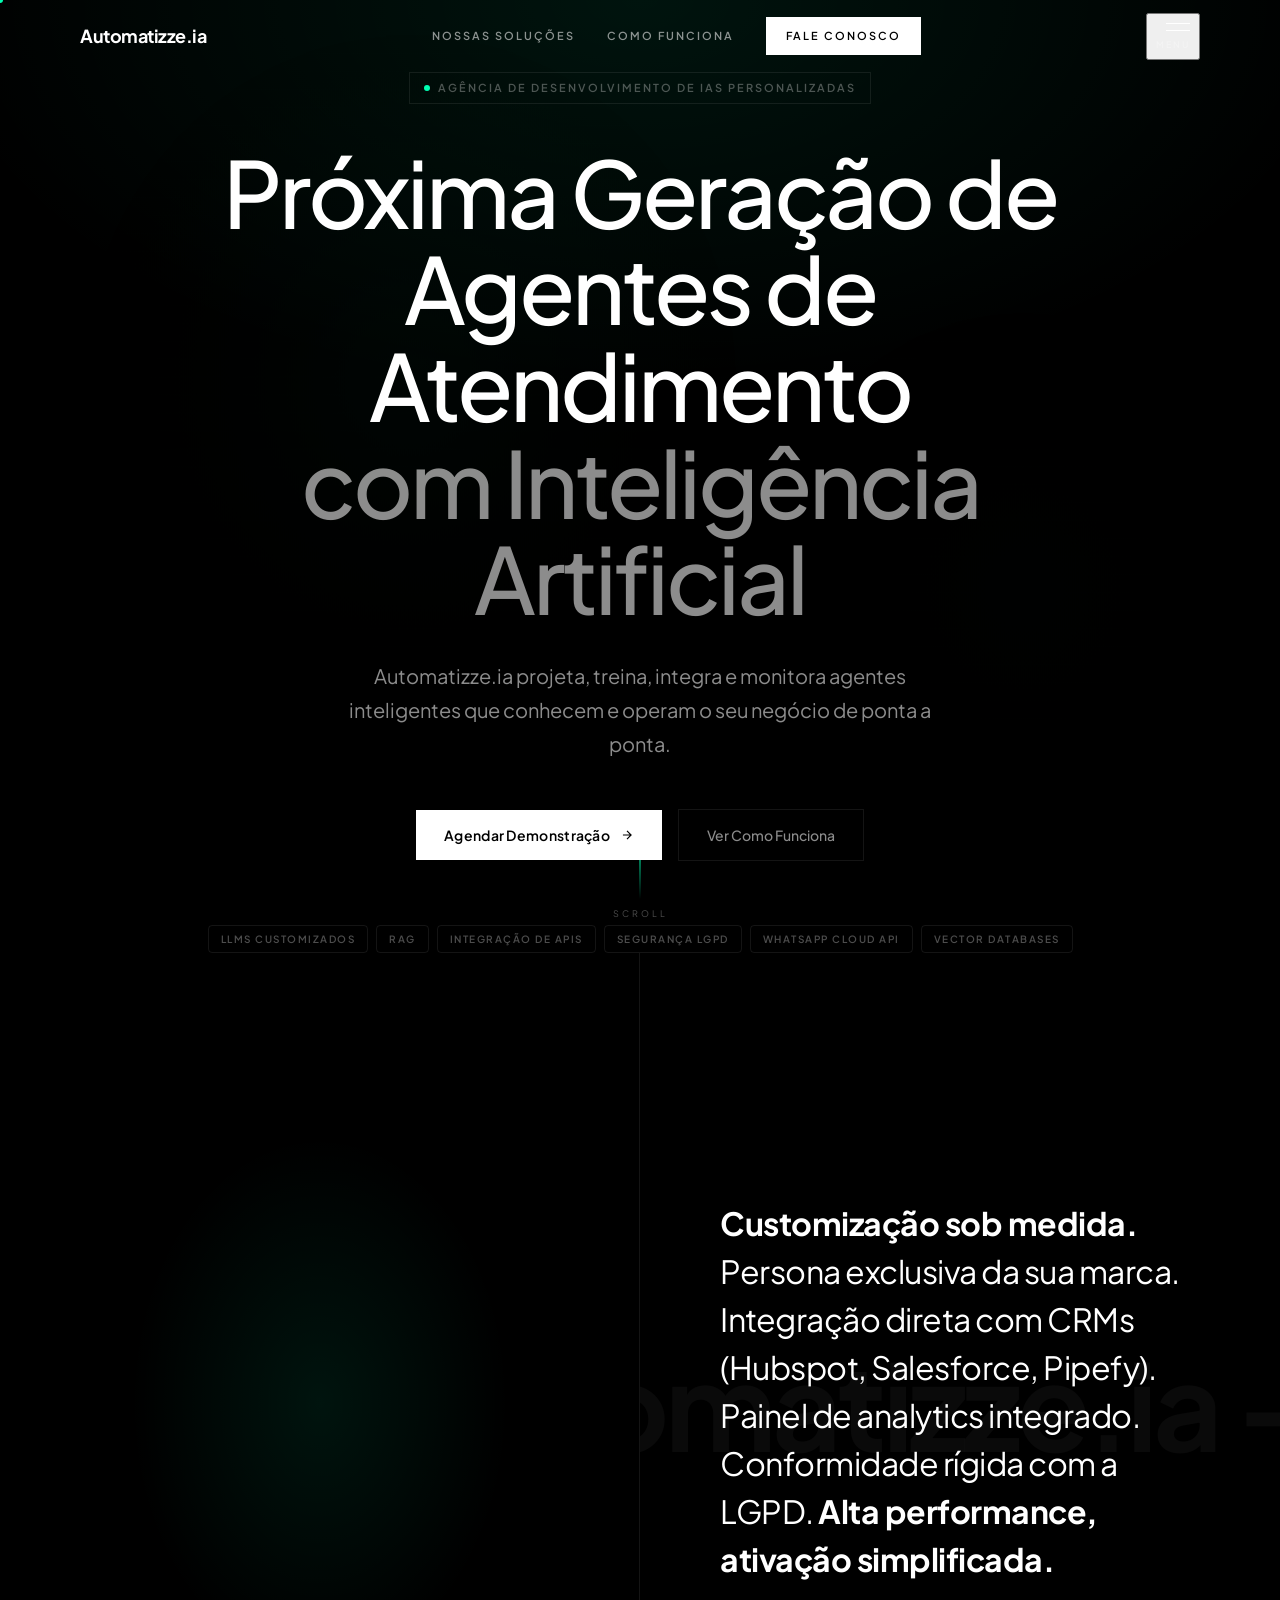
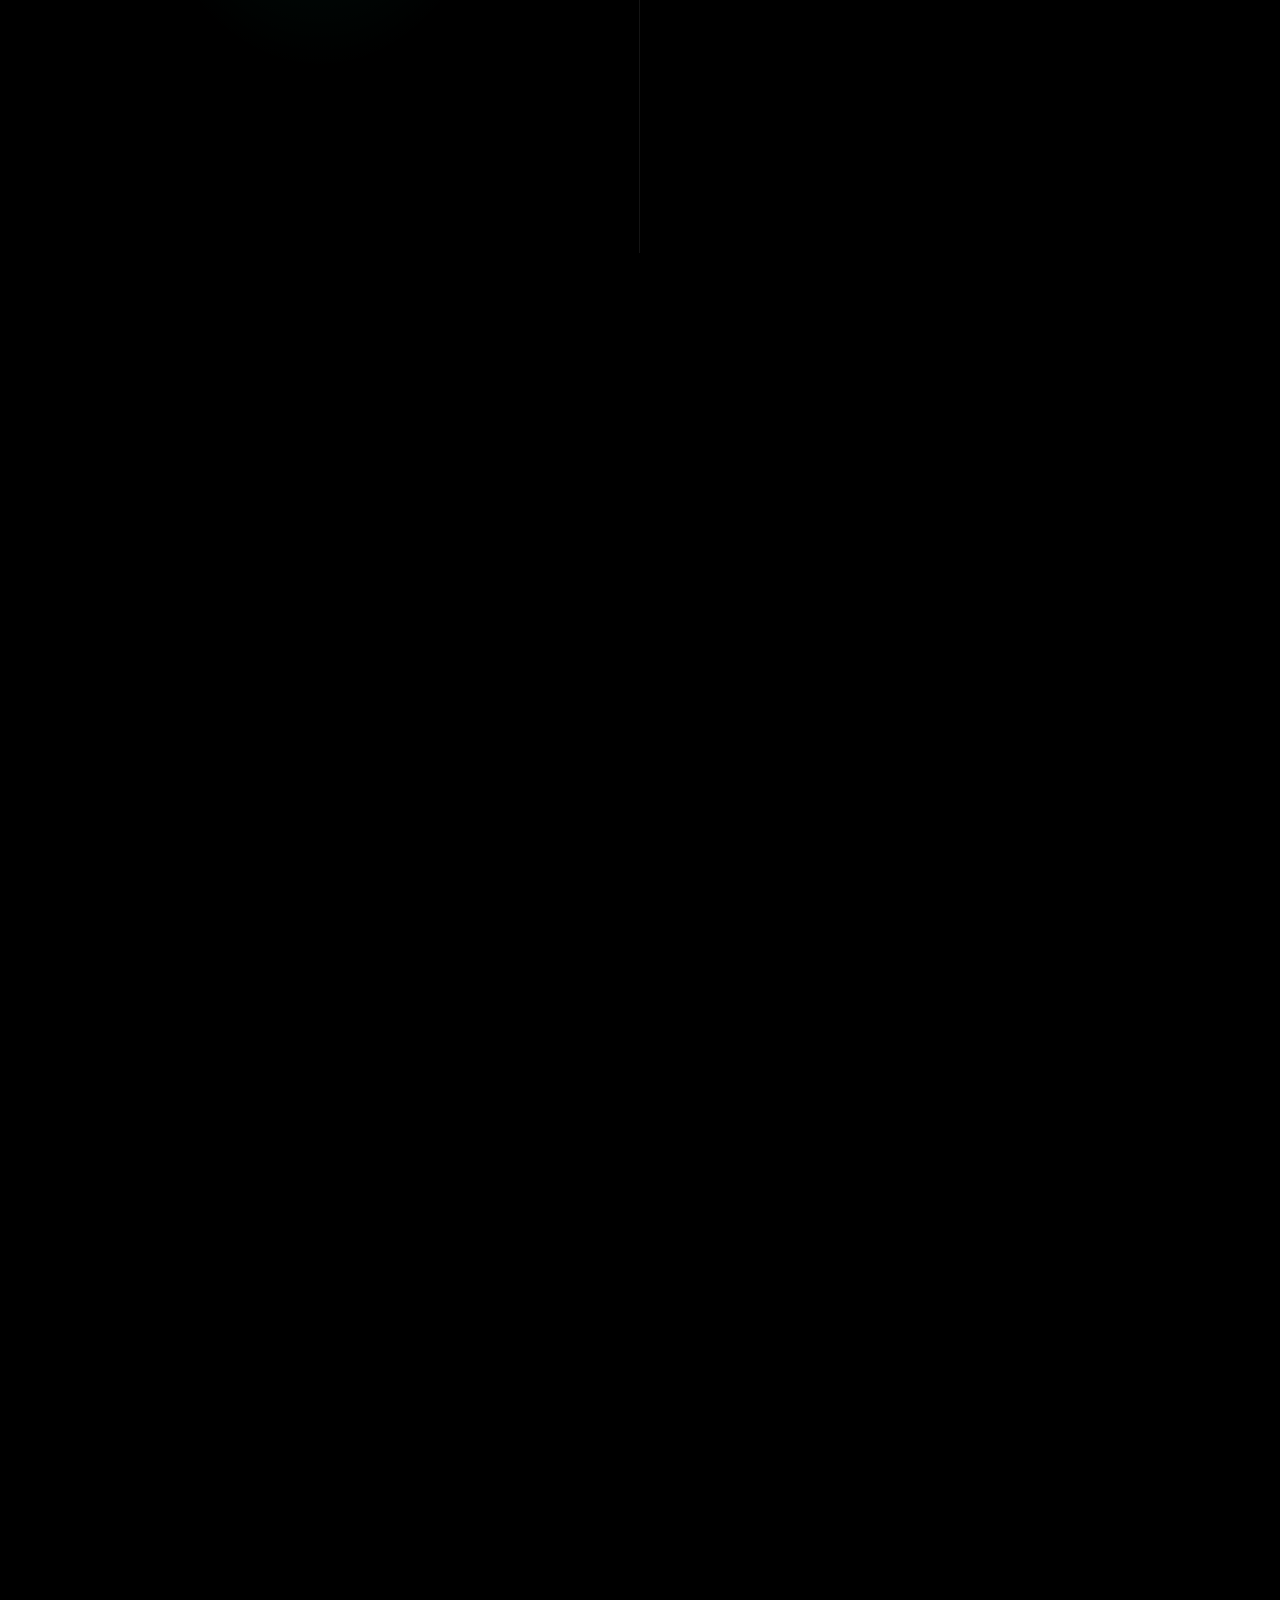
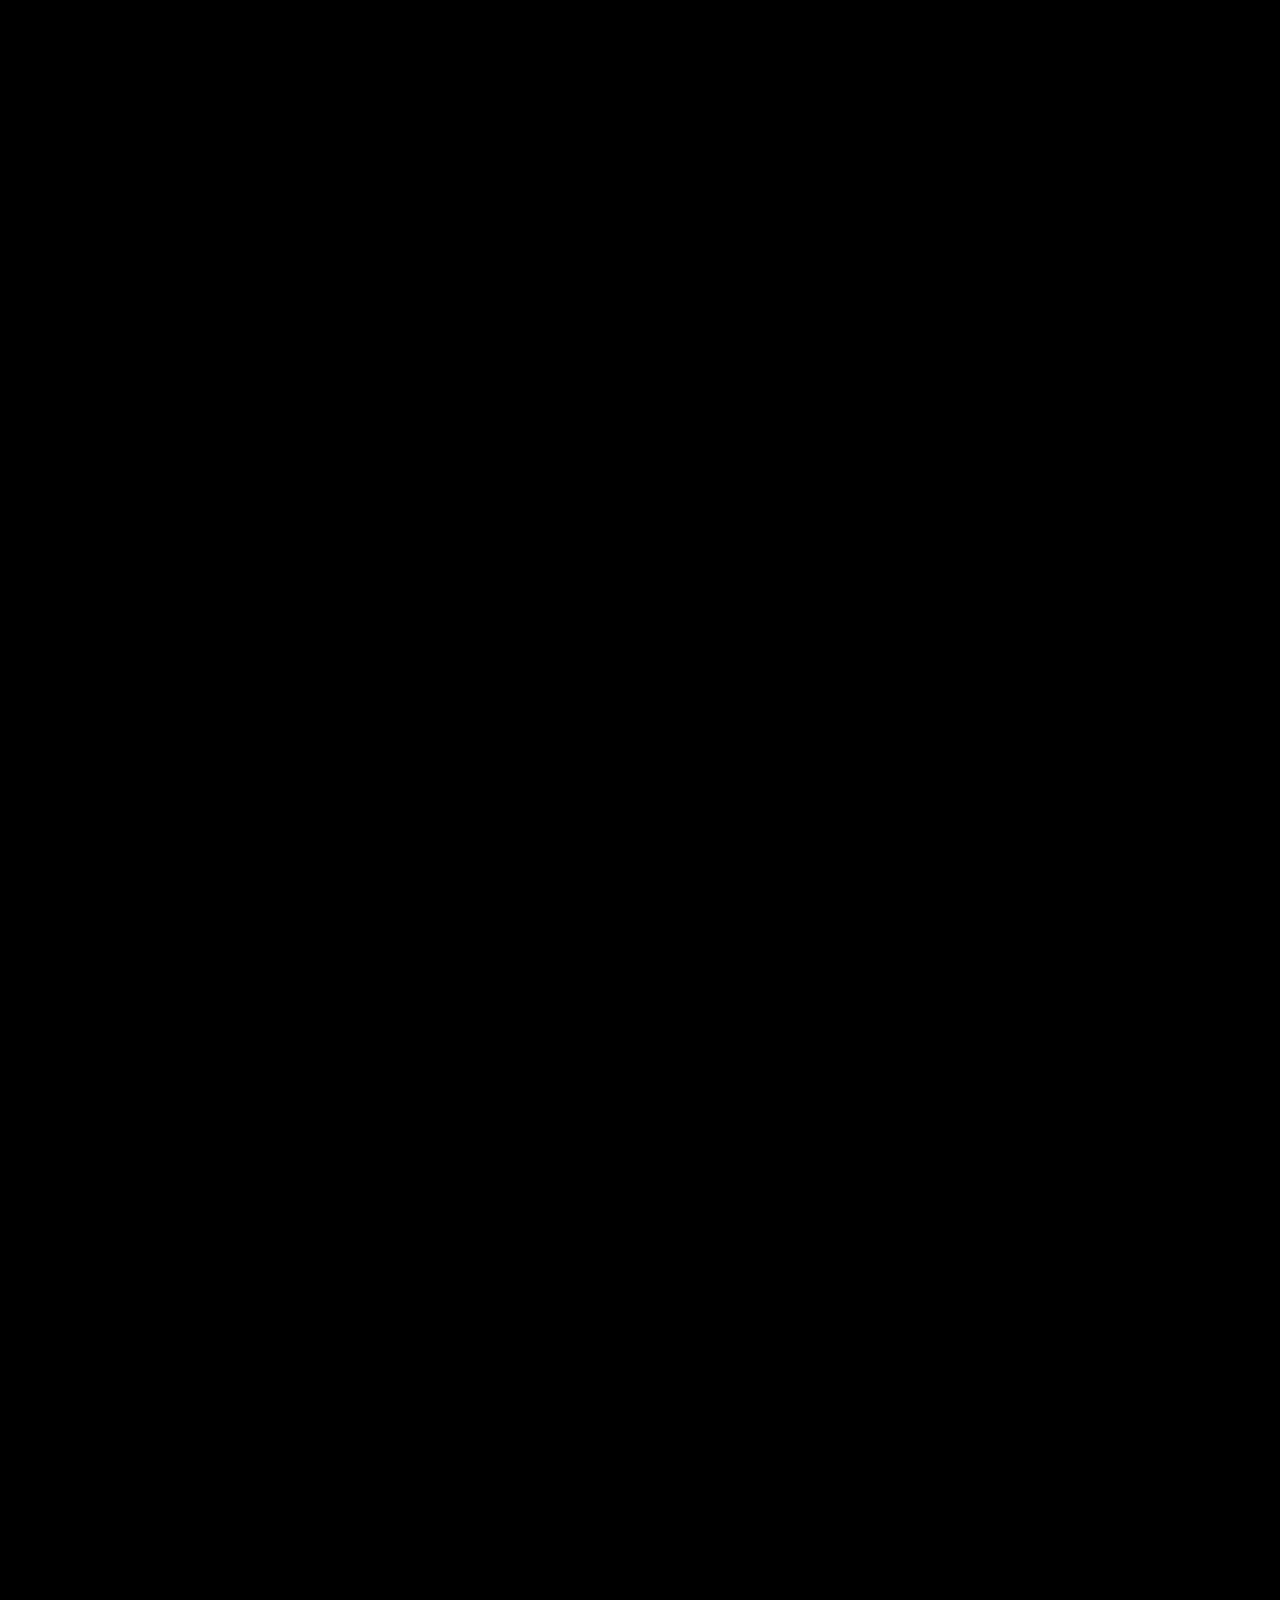
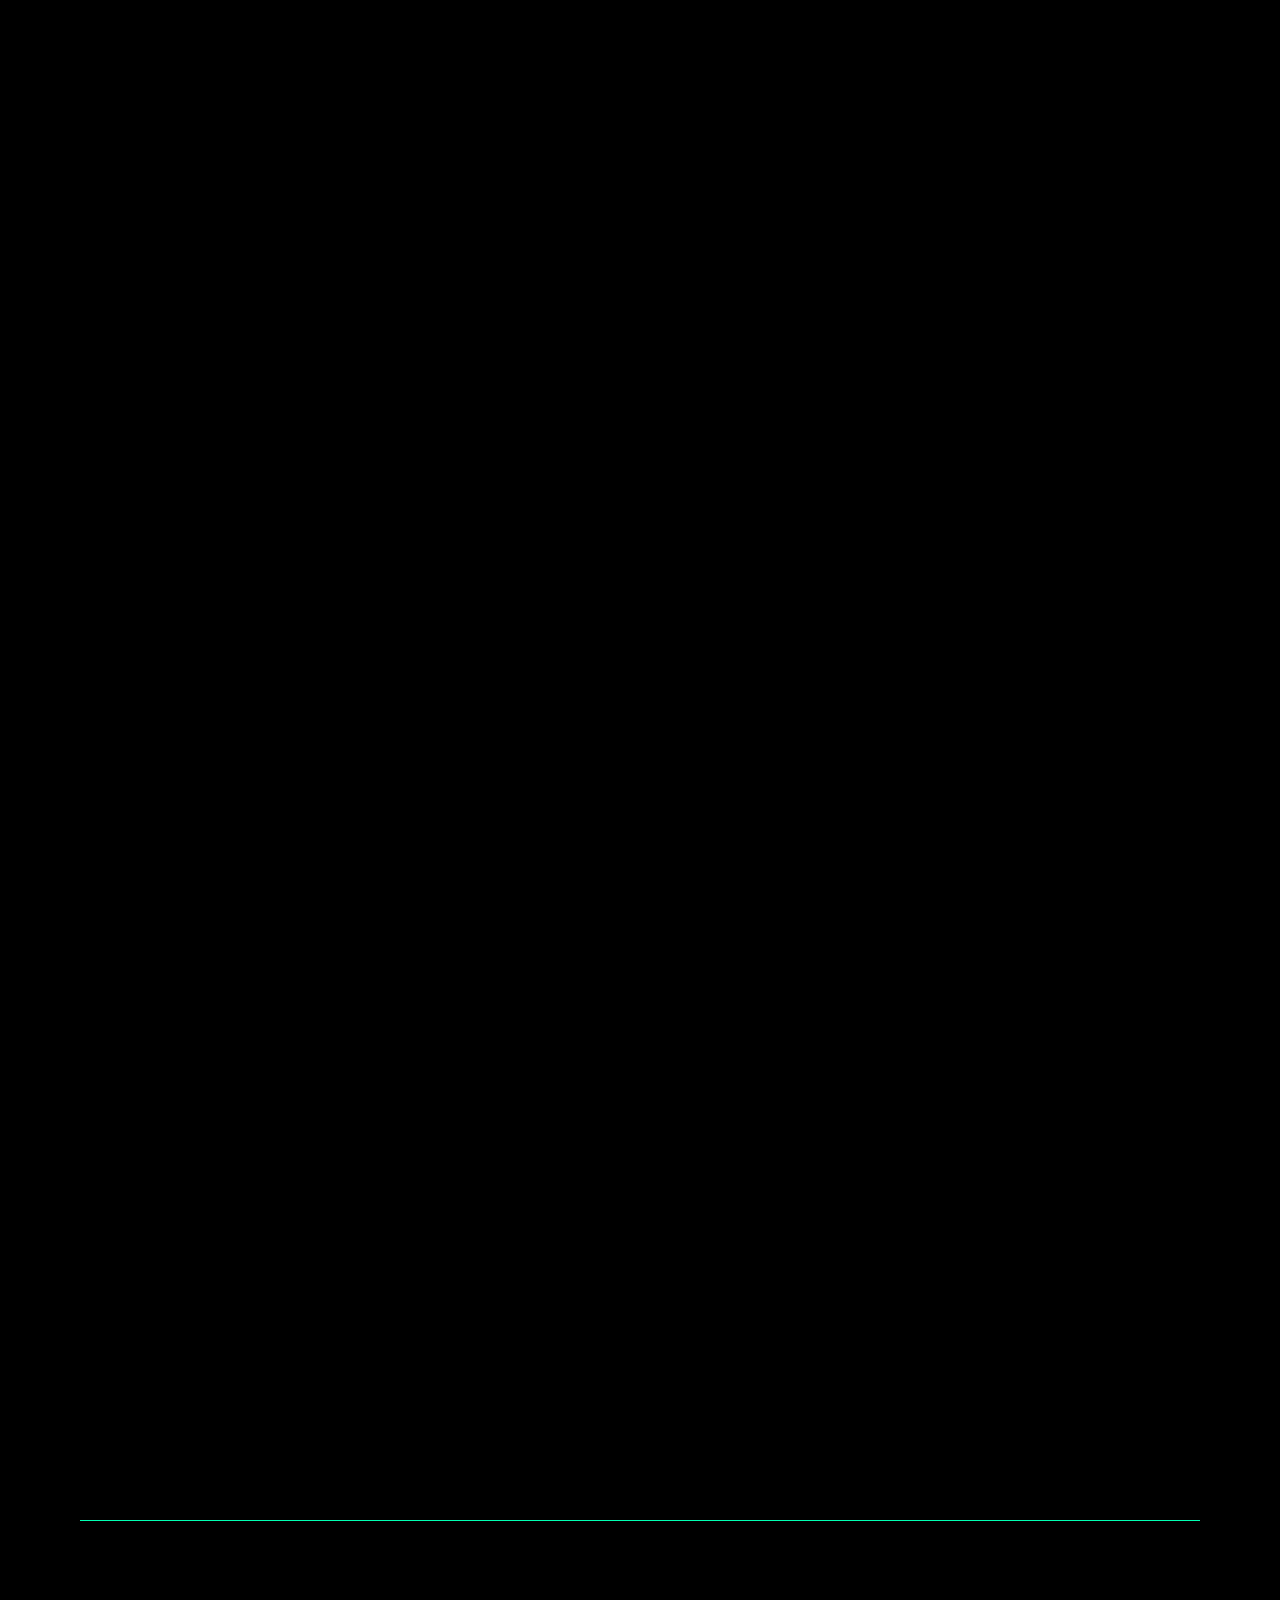
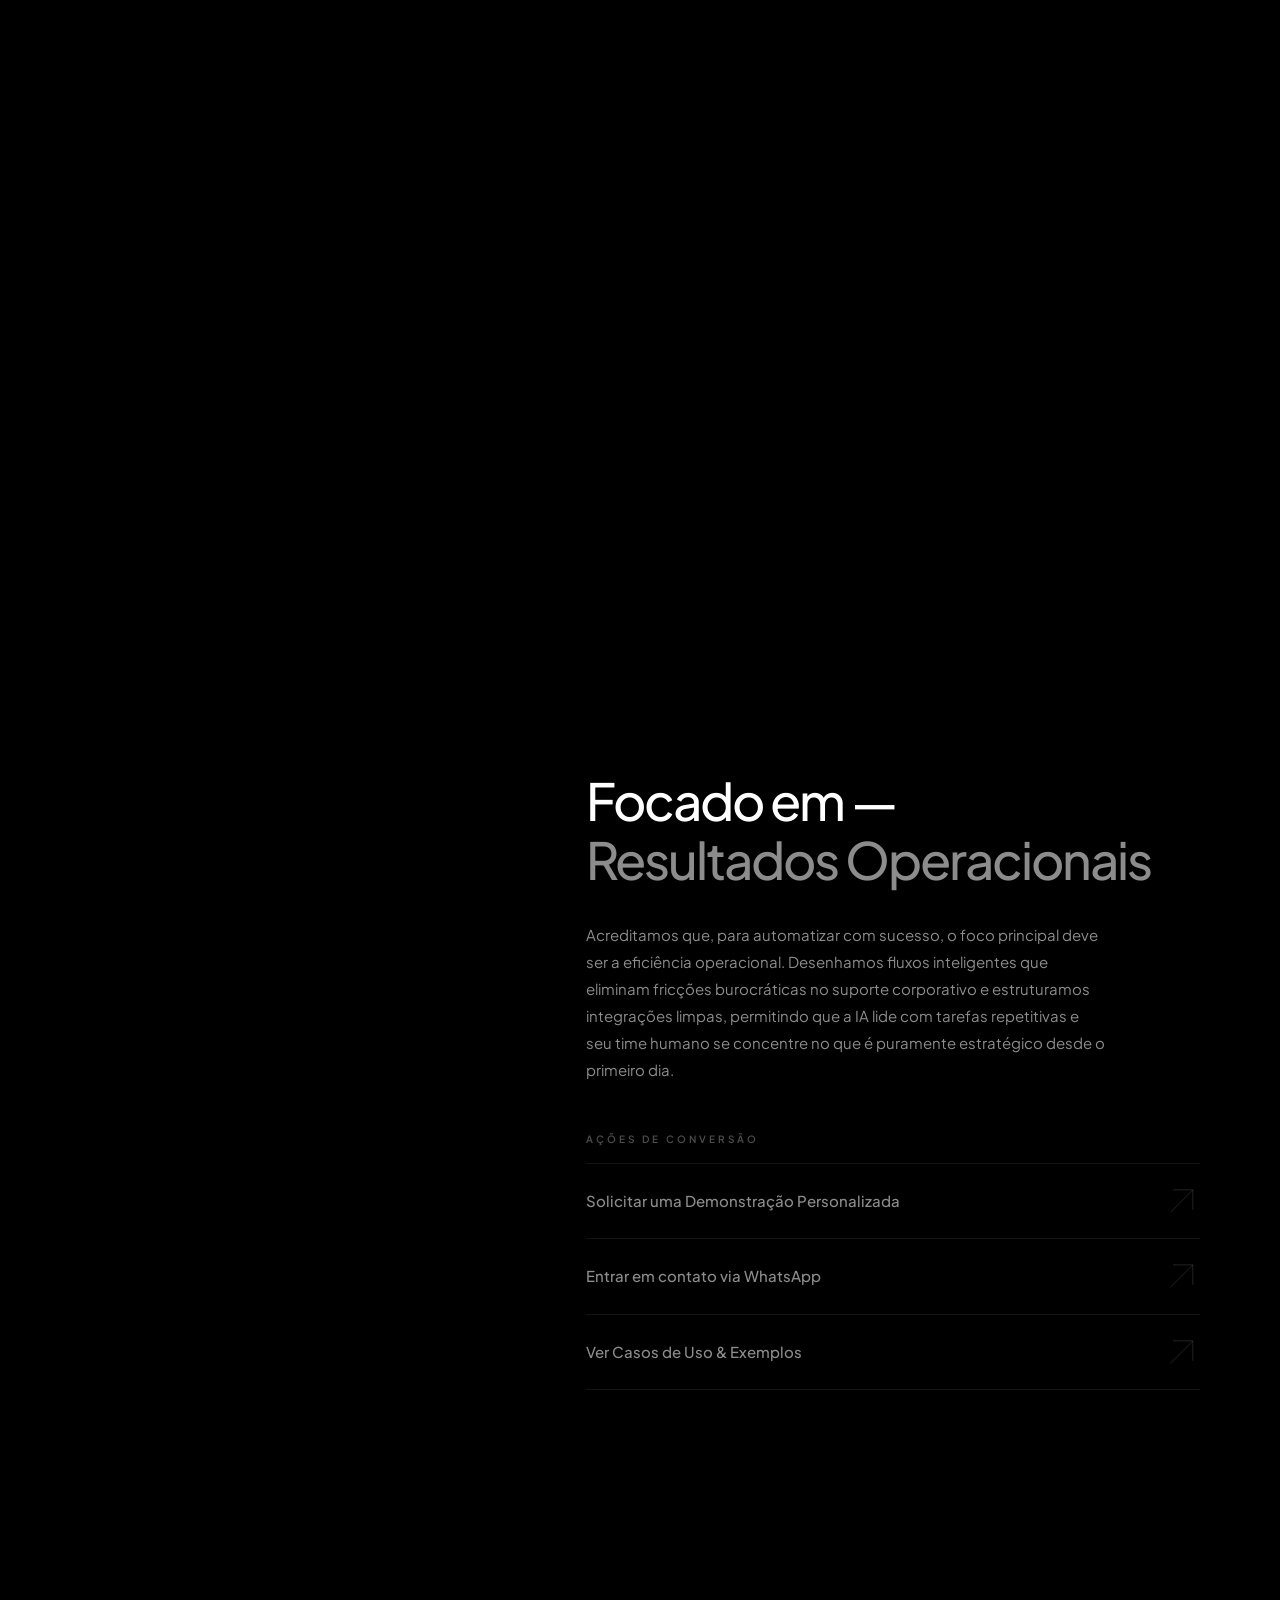
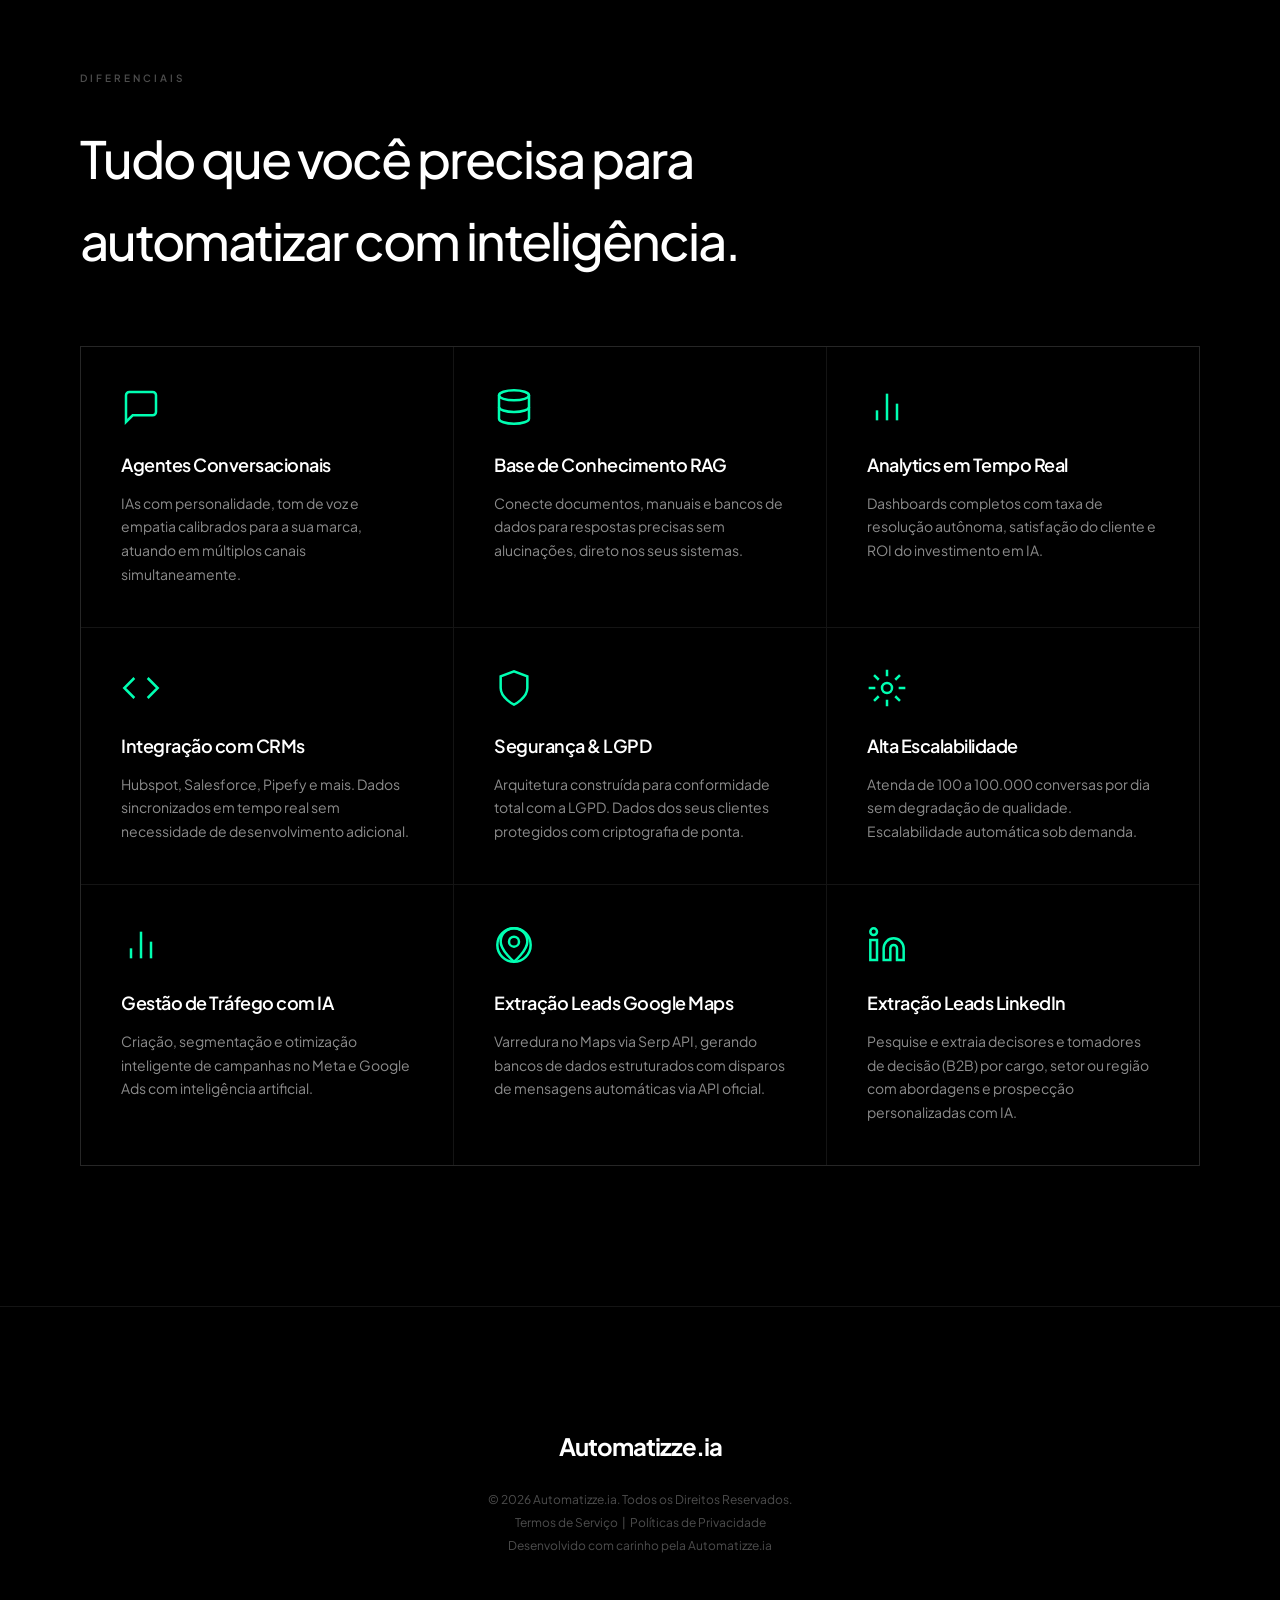
<file: index.html>
<!doctype html>
<html lang="pt-BR">

<head>
  <meta charset="UTF-8" />
  <meta name="viewport" content="width=device-width, initial-scale=1, maximum-scale=1, user-scalable=no">
  <title>Automatizze.ia — Próxima Geração de Agentes de Atendimento com Inteligência Artificial</title>
  <meta name="description" content="Automatizze.ia projeta, treina, integra e monitora agentes inteligentes que conhecem e operam o seu negócio de ponta a ponta. Converse com seus clientes onde eles estiverem.">

  <!-- SEO -->
  <meta property="og:type" content="website">
  <meta property="og:title" content="Automatizze.ia — Próxima Geração de Agentes de Atendimento">
  <meta property="og:description" content="Automatizze.ia projeta, treina, integra e monitora agentes inteligentes que conhecem e operam o seu negócio de ponta a ponta.">
  <meta property="og:image" content="assets/banner_abstract.png">
  <meta name="twitter:card" content="summary_large_image">

  <!-- Google Fonts -->
  <link rel="preconnect" href="https://fonts.googleapis.com">
  <link rel="preconnect" href="https://fonts.gstatic.com" crossorigin>
  <link href="https://fonts.googleapis.com/css2?family=Plus+Jakarta+Sans:ital,wght@0,300;0,400;0,500;0,600;0,700;0,800&family=JetBrains+Mono:wght@400;600&display=swap" rel="stylesheet">

  <link rel="stylesheet" href="assets/css/style.css?v=5">
</head>

<body>

  <!-- ═══════════════════════════════════════════
       CUSTOM CURSOR
  ═══════════════════════════════════════════ -->
  <div class="cursor" data-cursor aria-hidden="true">
    <div class="inner">
      <div class="circle"></div>
    </div>
  </div>
  <div class="cursor-dot" data-cursor-dot aria-hidden="true"></div>

  <!-- ═══════════════════════════════════════════
       LOADING SCREEN
  ═══════════════════════════════════════════ -->
  <div id="loading-cover" class="loading-cover" aria-hidden="true"></div>
  <div id="loading" aria-hidden="true">
    <div class="loading-logo">
      <span>Automatizze.ia</span>
    </div>
  </div>

  <!-- ═══════════════════════════════════════════
       PROGRESS BAR
  ═══════════════════════════════════════════ -->
  <div class="progress-bar-wrap" aria-hidden="true">
    <div class="progress-bar"></div>
  </div>

  <!-- ═══════════════════════════════════════════
       HEADER
  ═══════════════════════════════════════════ -->
  <header id="head" class="header" role="banner">
    <div class="header-wrap">
      <div data-stick-cursor>
        <a href="#" class="logo-text" id="main-logo" title="Automatizze.ia — Página Inicial" aria-label="Automatizze.ia">
          Automatizze.ia
        </a>
      </div>

      <nav class="right-nav" aria-label="Navegação principal">
        <a href="#como-funciona" data-stick-cursor class="font-caps">Nossas Soluções</a>
        <a href="#como-funciona" data-stick-cursor class="font-caps hide-mobile">Como Funciona</a>
        <a href="#" data-stick-cursor class="btn-cta open-modal-btn" id="header-cta-btn">Fale Conosco</a>
      </nav>

      <button class="nav-menu" data-stick-cursor id="nav" aria-label="Abrir menu" aria-expanded="false" aria-controls="menu">
        <span class="line" aria-hidden="true"></span>
        <span class="line" aria-hidden="true"></span>
        <span class="font-caps text" aria-hidden="true">Menu</span>
      </button>
    </div>
  </header>

  <!-- ═══════════════════════════════════════════
       FULLSCREEN MENU
  ═══════════════════════════════════════════ -->
  <div id="menu" class="menu" role="dialog" aria-modal="true" aria-hidden="true" aria-label="Menu de navegação">
    <div class="menu-content" id="menu-content">
      <!-- OGL canvas injected here by JS -->

      <button class="menu-close" id="navClose" aria-label="Fechar menu">
        <span class="line" aria-hidden="true"></span>
        <span class="line" aria-hidden="true"></span>
      </button>

      <div class="menu-wrapper">
        <nav class="menu-links" aria-label="Links principais do menu">
          <ol>
            <li>
              <a href="#" class="menu-nav-link" data-target="hero" data-stick-cursor>
                <span>Introdução</span>
              </a>
            </li>
            <li>
              <a href="#" class="menu-nav-link" data-target="como-funciona" data-stick-cursor>
                <span>Nossos Agentes</span>
              </a>
            </li>
            <li>
              <a href="#" class="menu-nav-link" data-target="solucoes" data-stick-cursor>
                <span>Casos de Sucesso</span>
              </a>
            </li>
            <li>
              <a href="#" class="open-modal-btn menu-nav-link" data-stick-cursor>
                <span>Agendar Demonstração</span>
              </a>
            </li>
          </ol>
        </nav>

        <div class="menu-footer">
          <div class="col">
            <p>© <span class="year_copy">2026</span> Automatizze.ia.<br>Todos os direitos reservados.</p>
          </div>
          <div class="col">
            <a href="mailto:comercial@automatizze.ia" data-stick-cursor>comercial@automatizze.ia</a><br>
            <a href="mailto:suporte@automatizze.ia" data-stick-cursor>suporte@automatizze.ia</a>
          </div>
          <div class="col">
            <a href="#" data-stick-cursor>Termos de Serviço</a><br>
            <a href="#" data-stick-cursor>Políticas de Privacidade</a>
          </div>
        </div>
      </div>
    </div>
  </div>

  <!-- ═══════════════════════════════════════════
       MAIN CONTENT
  ═══════════════════════════════════════════ -->
  <main id="main-content">

    <!-- ─── HERO SECTION ─────────────────────────── -->
    <section class="hero-static" id="hero" aria-labelledby="hero-heading">
      <!-- Animated canvas background -->
      <canvas id="webgl-bg" aria-hidden="true" style="position:absolute;inset:0;width:100%;height:100%;opacity:0.6;pointer-events:none;"></canvas>

      <div class="hero-static-content">
        <div class="hero-badge" aria-label="Status: Agente ativo">
          <span class="dot" aria-hidden="true"></span>
          Agência de Desenvolvimento de IAs Personalizadas
        </div>

        <h1 class="hero-h1" id="hero-heading">
          Próxima Geração de<br>
          Agentes de Atendimento<br>
          <em style="font-style:normal;color:rgba(255,255,255,0.55);">com Inteligência Artificial</em>
        </h1>

        <p class="hero-lead">
          Automatizze.ia projeta, treina, integra e monitora agentes inteligentes
          que conhecem e operam o seu negócio de ponta a ponta.
        </p>

        <div class="hero-cta-group">
          <a href="#" class="btn-primary open-modal-btn" id="hero-primary-cta" data-stick-cursor>
            Agendar Demonstração
            <svg width="14" height="14" viewBox="0 0 24 24" stroke="currentColor" stroke-width="2" fill="none" aria-hidden="true"><path d="M5 12h14M12 5l7 7-7 7"/></svg>
          </a>
          <a href="#como-funciona" class="btn-outline" id="hero-secondary-cta" data-stick-cursor>
            Ver Como Funciona
          </a>
        </div>

        <div class="tech-tags" role="list" aria-label="Tecnologias utilizadas">
          <span class="tech-tag" role="listitem">LLMs Customizados</span>
          <span class="tech-tag" role="listitem">RAG</span>
          <span class="tech-tag" role="listitem">Integração de APIs</span>
          <span class="tech-tag" role="listitem">Segurança LGPD</span>
          <span class="tech-tag" role="listitem">WhatsApp Cloud API</span>
          <span class="tech-tag" role="listitem">Vector Databases</span>
        </div>
      </div>

      <div class="chapter-indicator" aria-hidden="true">
        <div class="scroll-line"></div>
        <span class="scroll-text">Scroll</span>
      </div>
    </section>

    <!-- ─── HORIZONTAL SCROLL SECTION ─────────────── -->
    <section id="como-funciona" aria-label="Como funciona a Automatizze.ia" style="position:relative;">

      <!-- Sticky horizontal track -->
      <div class="horizontal-track">

        <!-- Background scrolling text -->
        <div class="scroll-bg-text" aria-hidden="true">Automatizze.ia &mdash; Automatizze.ia &mdash;</div>

        <!-- Visual side -->
        <div class="slides-visual" role="presentation">

          <!-- Slide 1 — WhatsApp Agent mockup -->
          <div class="slide-visual active" id="vis-0" aria-hidden="false">
            <div style="width:90%;max-width:480px;">
              <div class="screen-mockup">
                <div class="screen-mockup-top">
                  <div class="screen-dot screen-dot-red"></div>
                  <div class="screen-dot screen-dot-yellow"></div>
                  <div class="screen-dot screen-dot-green"></div>
                  <div class="screen-url-bar"><span class="screen-url-text">automatizze.ia &mdash; agente whatsapp</span></div>
                </div>
                <div class="screen-body">
                  <img src="assets/demo_whatsapp.png" alt="Demo Agente WhatsApp IA" loading="lazy">
                  <div class="screen-live-badge"><span class="screen-live-dot"></span>Ao Vivo</div>
                </div>
              </div>
            </div>
          </div>

          <!-- Slide 2 — RAG / Chatwoot mockup -->
          <div class="slide-visual" id="vis-1" aria-hidden="true">
            <div style="width:90%;max-width:480px;">
              <div class="screen-mockup">
                <div class="screen-mockup-top">
                  <div class="screen-dot screen-dot-red"></div>
                  <div class="screen-dot screen-dot-yellow"></div>
                  <div class="screen-dot screen-dot-green"></div>
                  <div class="screen-url-bar"><span class="screen-url-text">app.chatwoot.com &mdash; base de conhecimento</span></div>
                </div>
                <div class="screen-body">
                  <img src="assets/demo_chatwoot.png" alt="Demo Chatwoot CRM Dashboard" loading="lazy">
                  <div class="screen-live-badge"><span class="screen-live-dot"></span>RAG Ativo</div>
                </div>
              </div>
            </div>
          </div>

          <!-- Slide 3 — Analytics mockup -->
          <div class="slide-visual" id="vis-2" aria-hidden="true">
            <div style="width:90%;max-width:480px;">
              <div class="screen-mockup">
                <div class="screen-mockup-top">
                  <div class="screen-dot screen-dot-red"></div>
                  <div class="screen-dot screen-dot-yellow"></div>
                  <div class="screen-dot screen-dot-green"></div>
                  <div class="screen-url-bar"><span class="screen-url-text">dashboard.automatizze.ia &mdash; analytics</span></div>
                </div>
                <div class="screen-body">
                  <img src="assets/demo_recovery.png" alt="Demo Analytics Dashboard IA" loading="lazy">
                  <div class="screen-live-badge"><span class="screen-live-dot"></span>Tempo Real</div>
                </div>
              </div>
            </div>
          </div>

          <!-- Slide 4 — Voice AI mockup -->
          <div class="slide-visual" id="vis-3" aria-hidden="true">
            <div style="width:90%;max-width:480px;">
              <div class="screen-mockup">
                <div class="screen-mockup-top">
                  <div class="screen-dot screen-dot-red"></div>
                  <div class="screen-dot screen-dot-yellow"></div>
                  <div class="screen-dot screen-dot-green"></div>
                  <div class="screen-url-bar"><span class="screen-url-text">vapi.ai &mdash; voice agent configurado</span></div>
                </div>
                <div class="screen-body">
                  <img src="assets/demo_voice.png" alt="Demo Agente de Voz IA Vapi" loading="lazy">
                  <div class="screen-live-badge"><span class="screen-live-dot"></span>Em Liga&ccedil;&atilde;o</div>
                </div>
              </div>
            </div>
          </div>

        </div><!-- /slides-visual -->

        <!-- Text side -->
        <div class="slides-text" role="presentation">

          <!-- Slide 0: Intro -->
          <div class="slide-text active" id="txt-0">
            <p class="slide-tag">Plataforma Completa</p>
            <h2 class="slide-title">
              Uma agência completa significa que a Automatizze.ia projeta, treina, integra e monitora agentes inteligentes que conhecem e operam o seu negócio de ponta a ponta.
            </h2>
            <p class="slide-desc" style="margin-top:1.5rem;">Continue rolando.</p>
          </div>

          <!-- Slide 1: Canais -->
          <div class="slide-text" id="txt-1">
            <p class="slide-tag">Canais de Atendimento</p>
            <h2 class="slide-title">Converse com seus clientes onde eles estiverem.</h2>
            <p class="slide-desc">IAs prontas para atuar no WhatsApp, Instagram, Telegram ou direto no seu site, mantendo o histórico de conversação unificado e aprendendo constantemente com cada interação.</p>
          </div>

          <!-- Slide 2: RAG -->
          <div class="slide-text" id="txt-2">
            <p class="slide-tag">Base de Conhecimento</p>
            <h2 class="slide-title">Sua IA com acesso instantâneo aos manuais e produtos da sua empresa.</h2>
            <p class="slide-desc">Conectamos os agentes inteligentes diretamente aos seus bancos de dados e documentos. Isso garante respostas com precisão cirúrgica sobre fretes, regras de negócio e estoque, sem alucinações de dados.</p>
          </div>

          <!-- Slide 3: Analytics -->
          <div class="slide-text" id="txt-3">
            <p class="slide-tag">Métricas & Insights</p>
            <h2 class="slide-title">Visualize o impacto e a eficiência da IA em tempo real.</h2>
            <p class="slide-desc">Monitore o volume de chamados resolvidos 100% de forma autônoma, a taxa de conversão e a satisfação do cliente por meio de relatórios analíticos avançados.</p>
          </div>

          <!-- Slide 4: Summary -->
          <div class="slide-text" id="txt-4">
            <h2 class="slide-title" style="font-size:clamp(22px,2.5vw,36px);font-weight:400;letter-spacing:-0.5px;line-height:1.5;">
              <strong>Customização sob medida.</strong> Persona exclusiva da sua marca. Integração direta com CRMs (Hubspot, Salesforce, Pipefy). Painel de analytics integrado. Conformidade rígida com a LGPD. <strong>Alta performance, ativação simplificada.</strong>
            </h2>
          </div>

        </div><!-- /slides-text -->

      </div><!-- /sticky track -->

      <!-- MOBILE STATIC CARDS (shown on mobile, hidden on desktop) -->
      <div class="mobile-cards">

        <!-- Card 1 -->
        <div class="mobile-card">
          <div class="mobile-card-img">
            <div class="screen-mockup">
              <div class="screen-mockup-top">
                <div class="screen-dot screen-dot-red"></div>
                <div class="screen-dot screen-dot-yellow"></div>
                <div class="screen-dot screen-dot-green"></div>
                <div class="screen-url-bar"><span class="screen-url-text">automatizze.ia — agente whatsapp</span></div>
              </div>
              <div class="screen-body">
                <img src="assets/demo_whatsapp.png" alt="Demo Agente WhatsApp IA" loading="lazy">
                <div class="screen-live-badge"><span class="screen-live-dot"></span>Ao Vivo</div>
              </div>
            </div>
          </div>
          <div class="mobile-card-body">
            <p class="slide-tag">Plataforma Completa</p>
            <h2 class="slide-title">Uma agência completa significa que a Automatizze.ia projeta, treina, integra e monitora agentes inteligentes que conhecem e operam o seu negócio de ponta a ponta.</h2>
          </div>
        </div>

        <!-- Card 2 -->
        <div class="mobile-card">
          <div class="mobile-card-img">
            <div class="screen-mockup">
              <div class="screen-mockup-top">
                <div class="screen-dot screen-dot-red"></div>
                <div class="screen-dot screen-dot-yellow"></div>
                <div class="screen-dot screen-dot-green"></div>
                <div class="screen-url-bar"><span class="screen-url-text">app.chatwoot.com — base de conhecimento</span></div>
              </div>
              <div class="screen-body">
                <img src="assets/demo_chatwoot.png" alt="Demo Chatwoot CRM Dashboard" loading="lazy">
                <div class="screen-live-badge"><span class="screen-live-dot"></span>RAG Ativo</div>
              </div>
            </div>
          </div>
          <div class="mobile-card-body">
            <p class="slide-tag">Canais de Atendimento</p>
            <h2 class="slide-title">Converse com seus clientes onde eles estiverem.</h2>
            <p class="slide-desc">IAs prontas para atuar no WhatsApp, Instagram, Telegram ou direto no seu site, mantendo o histórico de conversação unificado e aprendendo constantemente com cada interação.</p>
          </div>
        </div>

        <!-- Card 3 -->
        <div class="mobile-card">
          <div class="mobile-card-img">
            <div class="screen-mockup">
              <div class="screen-mockup-top">
                <div class="screen-dot screen-dot-red"></div>
                <div class="screen-dot screen-dot-yellow"></div>
                <div class="screen-dot screen-dot-green"></div>
                <div class="screen-url-bar"><span class="screen-url-text">dashboard.automatizze.ia — analytics</span></div>
              </div>
              <div class="screen-body">
                <img src="assets/demo_recovery.png" alt="Demo Analytics Dashboard IA" loading="lazy">
                <div class="screen-live-badge"><span class="screen-live-dot"></span>Tempo Real</div>
              </div>
            </div>
          </div>
          <div class="mobile-card-body">
            <p class="slide-tag">Base de Conhecimento</p>
            <h2 class="slide-title">Sua IA com acesso instantâneo aos manuais e produtos da sua empresa.</h2>
            <p class="slide-desc">Conectamos os agentes inteligentes diretamente aos seus bancos de dados e documentos. Isso garante respostas com precisão cirúrgica sobre fretes, regras de negócio e estoque, sem alucinações de dados.</p>
          </div>
        </div>

        <!-- Card 4 -->
        <div class="mobile-card">
          <div class="mobile-card-img">
            <div class="screen-mockup">
              <div class="screen-mockup-top">
                <div class="screen-dot screen-dot-red"></div>
                <div class="screen-dot screen-dot-yellow"></div>
                <div class="screen-dot screen-dot-green"></div>
                <div class="screen-url-bar"><span class="screen-url-text">vapi.ai — voice agent configurado</span></div>
              </div>
              <div class="screen-body">
                <img src="assets/demo_voice.png" alt="Demo Agente de Voz IA Vapi" loading="lazy">
                <div class="screen-live-badge"><span class="screen-live-dot"></span>Em Ligação</div>
              </div>
            </div>
          </div>
          <div class="mobile-card-body">
            <p class="slide-tag">Métricas & Insights</p>
            <h2 class="slide-title">Visualize o impacto e a eficiência da IA em tempo real.</h2>
            <p class="slide-desc">Monitore o volume de chamados resolvidos 100% de forma autônoma, a taxa de conversão e a satisfação do cliente por meio de relatórios analíticos avançados.</p>
          </div>
        </div>

        <!-- Card 5 -->
        <div class="mobile-card">
          <div class="mobile-card-img">
            <div class="screen-mockup">
              <div class="screen-mockup-top">
                <div class="screen-dot screen-dot-red"></div>
                <div class="screen-dot screen-dot-yellow"></div>
                <div class="screen-dot screen-dot-green"></div>
                <div class="screen-url-bar"><span class="screen-url-text">automatizze.ia — customização</span></div>
              </div>
              <div class="screen-body">
                <img src="assets/demo_whatsapp.png" alt="Demo Personalização de IA" loading="lazy">
                <div class="screen-live-badge"><span class="screen-live-dot"></span>Customizado</div>
              </div>
            </div>
          </div>
          <div class="mobile-card-body">
            <p class="slide-tag">Módulos Customizados</p>
            <h2 class="slide-title" style="font-size:clamp(22px,2.5vw,36px);font-weight:400;letter-spacing:-0.5px;line-height:1.5;">
              <strong>Customização sob medida.</strong> Persona exclusiva da sua marca. Integração direta com CRMs (Hubspot, Salesforce, Pipefy). Painel de analytics integrado. Conformidade rígida com a LGPD. <strong>Alta performance, ativação simplificada.</strong>
            </h2>
          </div>
        </div>

      </div><!-- /.mobile-cards -->

      <!-- Invisible scroll triggers -->
      <div data-h-scroll aria-hidden="true">
        <div class="h-slide" data-slide="0"></div>
        <div class="h-slide" data-slide="1"></div>
        <div class="h-slide" data-slide="2"></div>
        <div class="h-slide" data-slide="3"></div>
        <div class="h-slide" data-slide="4"></div>
      </div>

      <!-- Scrollbar indicator -->
      <div class="h-scrollbar" aria-hidden="true">
        <div class="h-scrollbar-handle"></div>
      </div>

    </section><!-- /#como-funciona -->


    <!-- ─── PARALLAX BANNER ────────────────────────── -->
    <section class="section no-p" id="solucoes" aria-label="Imagem de separação">
      <div class="full-banner">
        <div class="banner-img" data-parallax="-0.4"
             style="background-image:url('assets/banner_abstract.png');"
             role="img"
             aria-label="Imagem abstrata representando fluxo de dados de IA">
        </div>
      </div>
    </section>


    <!-- ─── PLATFORM / OPERATIONAL SECTION ────────── -->
    <section class="section dark" id="plataforma" aria-labelledby="platform-heading">
      <div style="max-width:1400px;margin:0 auto;">
        <div class="platform-section">

          <figure class="platform-image reveal">
            <div data-parallax="-0.3">
              <img src="assets/developer.jpg"
                   alt="Profissional monitorando sistemas de IA em ambiente de alta tecnologia"
                   loading="lazy"
                   width="600" height="700" />
            </div>
          </figure>

          <div class="platform-content">
            <p class="section-tag reveal">Foco em resultados</p>

            <h2 class="platform-h2 reveal reveal-delay-1" id="platform-heading">
              Focado em &mdash;<br>
              <span>Resultados Operacionais</span>
            </h2>

            <p class="platform-p reveal reveal-delay-2">
              Acreditamos que, para automatizar com sucesso, o foco principal deve ser a eficiência operacional. Desenhamos fluxos inteligentes que eliminam fricções burocráticas no suporte corporativo e estruturamos integrações limpas, permitindo que a IA lide com tarefas repetitivas e seu time humano se concentre no que é puramente estratégico desde o primeiro dia.
            </p>

            <div class="action-links reveal reveal-delay-3">
              <h3 class="action-tag">Ações de Conversão</h3>
              <ol>
                <li>
                  <a href="#" class="open-modal-btn" id="demo-link-1" data-stick-cursor>
                    Solicitar uma Demonstração Personalizada
                    <div class="arrow-icon" aria-hidden="true">
                      <svg viewBox="0 0 80 80">
                        <polyline points="19.89 15.25 64.03 15.25 64.03 59.33"></polyline>
                        <line x1="64.03" y1="15.25" x2="14.03" y2="65.18"></line>
                      </svg>
                    </div>
                  </a>
                </li>
                <li>
                  <a href="https://wa.me/5511999999999" target="_blank" rel="noopener noreferrer" id="whatsapp-link" data-stick-cursor>
                    Entrar em contato via WhatsApp
                    <div class="arrow-icon" aria-hidden="true">
                      <svg viewBox="0 0 80 80">
                        <polyline points="19.89 15.25 64.03 15.25 64.03 59.33"></polyline>
                        <line x1="64.03" y1="15.25" x2="14.03" y2="65.18"></line>
                      </svg>
                    </div>
                  </a>
                </li>
                <li>
                  <a href="#" id="scroll-to-carousel" data-stick-cursor>
                    Ver Casos de Uso &amp; Exemplos
                    <div class="arrow-icon" aria-hidden="true">
                      <svg viewBox="0 0 80 80">
                        <polyline points="19.89 15.25 64.03 15.25 64.03 59.33"></polyline>
                        <line x1="64.03" y1="15.25" x2="14.03" y2="65.18"></line>
                      </svg>
                    </div>
                  </a>
                </li>
              </ol>
            </div>
          </div>

        </div>
      </div>
    </section>


    <!-- ─── FEATURES SECTION ───────────────────────── -->
    <section class="features-section" id="features" aria-labelledby="features-heading">
      <div style="max-width:1400px;margin:0 auto;">
        <div class="features-header reveal">
          <p class="section-tag">Diferenciais</p>
          <h2 class="features-title" id="features-heading">
            Tudo que você precisa para automatizar com inteligência.
          </h2>
        </div>

        <div class="features-grid" role="list">

          <article class="feature-card reveal" role="listitem">
            <div class="feature-icon" aria-hidden="true">
              <svg viewBox="0 0 24 24"><path d="M21 15a2 2 0 0 1-2 2H7l-4 4V5a2 2 0 0 1 2-2h14a2 2 0 0 1 2 2z"/></svg>
            </div>
            <h3 class="feature-title">Agentes Conversacionais</h3>
            <p class="feature-desc">IAs com personalidade, tom de voz e empatia calibrados para a sua marca, atuando em múltiplos canais simultaneamente.</p>
          </article>

          <article class="feature-card reveal reveal-delay-1" role="listitem">
            <div class="feature-icon" aria-hidden="true">
              <svg viewBox="0 0 24 24"><ellipse cx="12" cy="5" rx="9" ry="3"/><path d="M21 12c0 1.66-4 3-9 3s-9-1.34-9-3"/><path d="M3 5v14c0 1.66 4 3 9 3s9-1.34 9-3V5"/></svg>
            </div>
            <h3 class="feature-title">Base de Conhecimento RAG</h3>
            <p class="feature-desc">Conecte documentos, manuais e bancos de dados para respostas precisas sem alucinações, direto nos seus sistemas.</p>
          </article>

          <article class="feature-card reveal reveal-delay-2" role="listitem">
            <div class="feature-icon" aria-hidden="true">
              <svg viewBox="0 0 24 24"><line x1="18" y1="20" x2="18" y2="10"/><line x1="12" y1="20" x2="12" y2="4"/><line x1="6" y1="20" x2="6" y2="14"/></svg>
            </div>
            <h3 class="feature-title">Analytics em Tempo Real</h3>
            <p class="feature-desc">Dashboards completos com taxa de resolução autônoma, satisfação do cliente e ROI do investimento em IA.</p>
          </article>

          <article class="feature-card reveal" role="listitem">
            <div class="feature-icon" aria-hidden="true">
              <svg viewBox="0 0 24 24"><polyline points="16 18 22 12 16 6"/><polyline points="8 6 2 12 8 18"/></svg>
            </div>
            <h3 class="feature-title">Integração com CRMs</h3>
            <p class="feature-desc">Hubspot, Salesforce, Pipefy e mais. Dados sincronizados em tempo real sem necessidade de desenvolvimento adicional.</p>
          </article>

          <article class="feature-card reveal reveal-delay-1" role="listitem">
            <div class="feature-icon" aria-hidden="true">
              <svg viewBox="0 0 24 24"><path d="M12 22s8-4 8-10V5l-8-3-8 3v7c0 6 8 10 8 10z"/></svg>
            </div>
            <h3 class="feature-title">Segurança &amp; LGPD</h3>
            <p class="feature-desc">Arquitetura construída para conformidade total com a LGPD. Dados dos seus clientes protegidos com criptografia de ponta.</p>
          </article>

          <article class="feature-card reveal reveal-delay-2" role="listitem">
            <div class="feature-icon" aria-hidden="true">
              <svg viewBox="0 0 24 24"><circle cx="12" cy="12" r="3"/><path d="M12 1v4M12 19v4M4.22 4.22l2.83 2.83M16.95 16.95l2.83 2.83M1 12h4M19 12h4M4.22 19.78l2.83-2.83M16.95 7.05l2.83-2.83"/></svg>
            </div>
            <h3 class="feature-title">Alta Escalabilidade</h3>
            <p class="feature-desc">Atenda de 100 a 100.000 conversas por dia sem degradação de qualidade. Escalabilidade automática sob demanda.</p>
          </article>

          <article class="feature-card reveal" role="listitem">
            <div class="feature-icon" aria-hidden="true">
              <svg viewBox="0 0 24 24"><line x1="18" y1="20" x2="18" y2="10"/><line x1="12" y1="20" x2="12" y2="4"/><line x1="6" y1="20" x2="6" y2="14"/></svg>
            </div>
            <h3 class="feature-title">Gestão de Tráfego com IA</h3>
            <p class="feature-desc">Criação, segmentação e otimização inteligente de campanhas no Meta e Google Ads com inteligência artificial.</p>
          </article>

          <article class="feature-card reveal reveal-delay-1" role="listitem">
            <div class="feature-icon" aria-hidden="true">
              <svg viewBox="0 0 24 24"><circle cx="12" cy="12" r="10"/><path d="M12 2a8 8 0 0 0-8 8c0 5.25 8 12 8 12s8-6.75 8-12a8 8 0 0 0-8-8z"/><circle cx="12" cy="10" r="3"/></svg>
            </div>
            <h3 class="feature-title">Extração Leads Google Maps</h3>
            <p class="feature-desc">Varredura no Maps via Serp API, gerando bancos de dados estruturados com disparos de mensagens automáticas via API oficial.</p>
          </article>

          <article class="feature-card reveal reveal-delay-2" role="listitem">
            <div class="feature-icon" aria-hidden="true">
              <svg viewBox="0 0 24 24"><path d="M16 8a6 6 0 0 1 6 6v7h-4v-7a2 2 0 0 0-2-2 2 2 0 0 0-2 2v7h-4v-7a6 6 0 0 1 6-6z"/><rect x="2" y="9" width="4" height="12"/><circle cx="4" cy="4" r="2"/></svg>
            </div>
            <h3 class="feature-title">Extração Leads LinkedIn</h3>
            <p class="feature-desc">Pesquise e extraia decisores e tomadores de decisão (B2B) por cargo, setor ou região com abordagens e prospecção personalizadas com IA.</p>
          </article>

        </div>
      </div>
    </section>

  </main><!-- /#main-content -->


  <!-- ═══════════════════════════════════════════
       FOOTER
  ═══════════════════════════════════════════ -->
  <footer id="footer" class="site-footer" role="contentinfo">
    <section class="section" style="padding-top:60px;padding-bottom:60px;">
      <div style="text-align:center;">
        <a href="#" class="footer-logo logo-text" id="footer-logo" title="Automatizze.ia" data-stick-cursor>
          Automatizze.ia
        </a>
        <p class="footer-copy">
          © <span class="year_copy">2026</span> <a href="#">Automatizze.ia</a>. Todos os Direitos Reservados.<br>
          <a href="#">Termos de Serviço</a> &nbsp;|&nbsp; <a href="#">Políticas de Privacidade</a><br>
          Desenvolvido com carinho pela Automatizze.ia
        </p>
      </div>
    </section>
  </footer>


  <!-- ═══════════════════════════════════════════
       MODAL — DEMO SCHEDULING
  ═══════════════════════════════════════════ -->
  <div class="modal-overlay" id="demo-modal" role="dialog" aria-modal="true" aria-labelledby="modal-title" aria-hidden="true">
    <div class="modal-container">
      <button class="modal-close" id="modal-close-btn" data-close-modal aria-label="Fechar modal">
        <svg viewBox="0 0 24 24" aria-hidden="true">
          <line x1="18" y1="6" x2="6" y2="18"/>
          <line x1="6" y1="6" x2="18" y2="18"/>
        </svg>
      </button>

      <h2 class="modal-title" id="modal-title">Agendar<br>Demonstração</h2>

      <form id="demo-form" novalidate>
        <div class="form-group">
          <input class="form-input" type="text" id="form-name" name="name" placeholder=" " autocomplete="name" required aria-required="true" aria-label="Seu nome">
          <label class="form-label" for="form-name">Seu Nome</label>
        </div>

        <div class="form-group">
          <input class="form-input" type="email" id="form-email" name="email" placeholder=" " autocomplete="email" required aria-required="true" aria-label="E-mail corporativo">
          <label class="form-label" for="form-email">E-mail Corporativo</label>
        </div>

        <div class="form-group">
          <input class="form-input" type="text" id="form-challenge" name="challenge" placeholder=" " aria-label="Desafio atual de atendimento">
          <label class="form-label" for="form-challenge">Desafio Atual de Atendimento</label>
        </div>

        <button type="submit" class="form-submit" id="modal-submit-btn">
          Solicitar Demonstração
          <svg viewBox="0 0 24 24" aria-hidden="true">
            <path d="M5 12h14M12 5l7 7-7 7"/>
          </svg>
        </button>

        <div class="modal-success" role="alert" aria-live="polite">
          ✓ Recebemos sua solicitação! Entraremos em contato em breve.
        </div>
      </form>
    </div>
  </div>


  <!-- ═══════════════════════════════════════════
       INLINE JS: Horizontal scroll controller
  ═══════════════════════════════════════════ -->
  <script>
  (function () {
    'use strict';

    // ── Horizontal section slide controller ──────────────
    const section = document.getElementById('como-funciona');
    if (!section) return;

    const NUM_SLIDES = 5;
    const visualSlides = document.querySelectorAll('.slide-visual');
    const textSlides = document.querySelectorAll('.slide-text');
    const scrollHandle = document.querySelector('.h-scrollbar-handle');

    // Only configure horizontal scroll on desktop viewports
    if (window.innerWidth > 1024) {
      section.style.height = (100 * (NUM_SLIDES + 1)) + 'vh';
    }

    let current = -1;

    function setSlide(idx) {
      if (idx === current) return;
      current = idx;

      visualSlides.forEach((s, i) => {
        const active = i === idx;
        s.classList.toggle('active', active);
        s.setAttribute('aria-hidden', String(!active));
      });

      textSlides.forEach((s, i) => {
        s.classList.toggle('active', i === idx);
      });

      if (scrollHandle) {
        scrollHandle.style.width = ((idx + 1) / NUM_SLIDES * 100) + '%';
      }
    }

    window.addEventListener('scroll', function () {
      if (window.innerWidth <= 1024) return;

      const rect = section.getBoundingClientRect();
      const scrolled = -rect.top;
      const max = section.offsetHeight - window.innerHeight;

      if (scrolled < 0 || scrolled > max) return;

      const progress = scrolled / max;
      const slideIdx = Math.min(Math.floor(progress * NUM_SLIDES), NUM_SLIDES - 1);
      setSlide(slideIdx);

      // Move background text
      const bgText = section.querySelector('.scroll-bg-text');
      if (bgText) {
        bgText.style.transform = `translateY(-50%) translateX(${-progress * 25}%)`;
      }
    }, { passive: true });

    if (window.innerWidth > 1024) {
      setSlide(0);
    }
  })();
  </script>

  <script src="assets/js/quiz.js?v=5"></script>

</body>
</html>
</file>
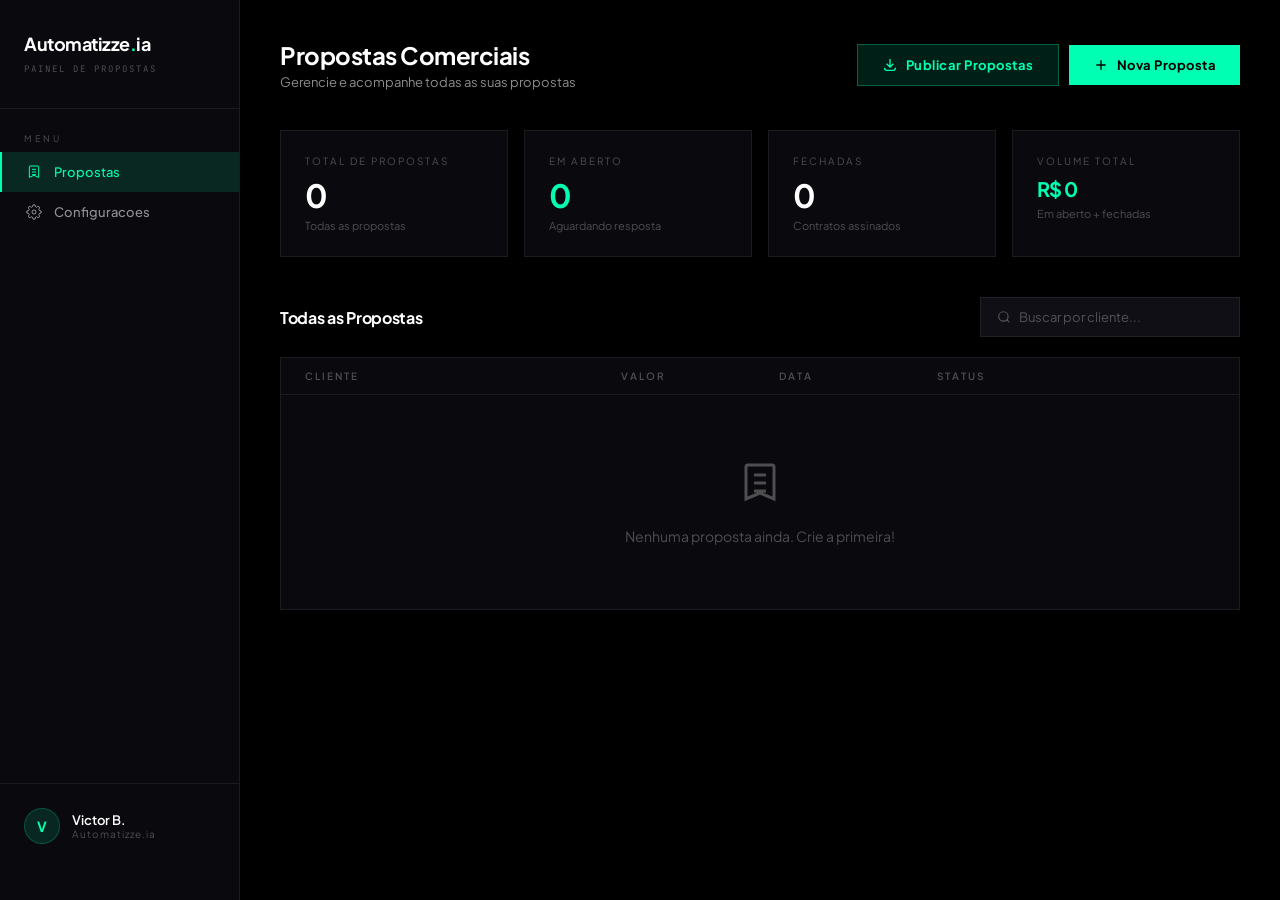
<file: painel.html>
<!doctype html>
<html lang="pt-BR">
<head>
  <meta charset="UTF-8"/>
  <meta name="viewport" content="width=device-width, initial-scale=1"/>
  <title>Painel &mdash; Automatizze.ia Propostas</title>
  <meta name="robots" content="noindex, nofollow"/>
  <link rel="preconnect" href="https://fonts.googleapis.com">
  <link rel="preconnect" href="https://fonts.gstatic.com" crossorigin>
  <link href="https://fonts.googleapis.com/css2?family=Plus+Jakarta+Sans:wght@300;400;500;600;700;800&family=JetBrains+Mono:wght@400;600&display=swap" rel="stylesheet">
  <style>
    :root {
      --bg: #000000;
      --bg-card: #0a0a0e;
      --bg-input: #0f0f15;
      --border: rgba(255,255,255,0.07);
      --border-hover: rgba(255,255,255,0.18);
      --accent: #00FFB2;
      --accent-dim: rgba(0,255,178,0.12);
      --accent-glow: rgba(0,255,178,0.3);
      --text: #ffffff;
      --text-2: rgba(255,255,255,0.55);
      --text-3: rgba(255,255,255,0.28);
      --red: #FF4D4D;
      --green: #00FFB2;
      --yellow: #FFD166;
      --font: 'Plus Jakarta Sans', sans-serif;
      --mono: 'JetBrains Mono', monospace;
      --ease: cubic-bezier(0.25, 0.46, 0.45, 0.94);
    }
    *, *::before, *::after { box-sizing: border-box; margin: 0; padding: 0; }
    html { font-size: 16px; }
    body { font-family: var(--font); background: var(--bg); color: var(--text); min-height: 100vh; -webkit-font-smoothing: antialiased; }
    a { color: inherit; text-decoration: none; }
    button { font-family: var(--font); cursor: pointer; border: none; background: none; }
    input, textarea, select { font-family: var(--font); }

    /* LAYOUT */
    .layout { display: block; min-height: 100vh; }

    /* SIDEBAR */
    .sidebar { background: var(--bg-card); border-right: 1px solid var(--border); display: flex; flex-direction: column; padding: 2rem 0; position: fixed; top: 0; left: 0; bottom: 0; width: 240px; z-index: 100; transition: transform 0.3s var(--ease); }
    .sidebar-logo { padding: 0 1.5rem 2rem; border-bottom: 1px solid var(--border); margin-bottom: 1.5rem; }
    .sidebar-logo a { font-size: 18px; font-weight: 700; letter-spacing: -0.5px; }
    .sidebar-logo .dot { color: var(--accent); }
    .sidebar-logo .badge { display: inline-block; margin-top: 0.5rem; font-size: 9px; letter-spacing: 2px; text-transform: uppercase; color: var(--text-3); font-family: var(--mono); }
    .nav-label { font-size: 9px; letter-spacing: 2.5px; text-transform: uppercase; color: var(--text-3); padding: 0 1.5rem; margin-bottom: 0.5rem; }
    .nav-item { display: flex; align-items: center; gap: 0.75rem; padding: 0.75rem 1.5rem; font-size: 13px; font-weight: 500; color: var(--text-2); cursor: pointer; transition: all 0.2s ease; border-left: 2px solid transparent; }
    .nav-item:hover { color: var(--text); background: rgba(255,255,255,0.03); }
    .nav-item.active { color: var(--accent); border-left-color: var(--accent); background: var(--accent-dim); }
    .nav-item svg { width: 16px; height: 16px; flex-shrink: 0; }
    .sidebar-footer { margin-top: auto; padding: 1.5rem; border-top: 1px solid var(--border); }
    .sidebar-user { display: flex; align-items: center; gap: 0.75rem; }
    .sidebar-avatar { width: 36px; height: 36px; border-radius: 50%; background: var(--accent-dim); border: 1px solid rgba(0,255,178,0.2); display: flex; align-items: center; justify-content: center; font-size: 14px; font-weight: 700; color: var(--accent); }
    .sidebar-user-info .name { font-size: 13px; font-weight: 600; }
    .sidebar-user-info .role { font-size: 10px; color: var(--text-3); letter-spacing: 1px; }

    /* MAIN */
    .main { margin-left: 240px; padding: 2.5rem; }

    /* TOP BAR */
    .topbar { display: flex; align-items: center; justify-content: space-between; margin-bottom: 2.5rem; }
    .topbar-title h1 { font-size: 24px; font-weight: 700; letter-spacing: -0.5px; }
    .topbar-title p { font-size: 13px; color: var(--text-2); margin-top: 0.25rem; }
    .btn-new { display: inline-flex; align-items: center; gap: 0.5rem; padding: 12px 24px; background: var(--accent); color: #000; font-size: 13px; font-weight: 700; letter-spacing: 0.5px; transition: all 0.2s ease; }
    .btn-new:hover { background: #fff; transform: translateY(-1px); }
    .btn-new svg { width: 16px; height: 16px; }

    /* STATS GRID */
    .stats-grid { display: grid; grid-template-columns: repeat(4, 1fr); gap: 1rem; margin-bottom: 2.5rem; }
    .stat-card { background: var(--bg-card); border: 1px solid var(--border); padding: 1.5rem; position: relative; overflow: hidden; transition: border-color 0.2s ease; }
    .stat-card:hover { border-color: var(--border-hover); }
    .stat-card::before { content: ''; position: absolute; top: 0; left: 0; right: 0; height: 1px; background: linear-gradient(90deg, transparent, var(--accent), transparent); opacity: 0; transition: opacity 0.3s ease; }
    .stat-card:hover::before { opacity: 0.5; }
    .stat-label { font-size: 10px; text-transform: uppercase; letter-spacing: 2px; color: var(--text-3); margin-bottom: 0.75rem; }
    .stat-value { font-size: 32px; font-weight: 700; letter-spacing: -1.5px; line-height: 1; color: var(--text); }
    .stat-value.accent { color: var(--accent); }
    .stat-delta { font-size: 11px; color: var(--text-3); margin-top: 0.5rem; }

    /* PROPOSALS LIST */
    .proposals-header { display: flex; align-items: center; justify-content: space-between; margin-bottom: 1.25rem; gap: 1rem; }
    .proposals-header h2 { font-size: 16px; font-weight: 700; letter-spacing: -0.3px; }
    .search-bar { display: flex; align-items: center; gap: 0.5rem; background: var(--bg-input); border: 1px solid var(--border); padding: 0 1rem; height: 40px; min-width: 260px; transition: border-color 0.2s ease; }
    .search-bar:focus-within { border-color: var(--border-hover); }
    .search-bar svg { width: 14px; height: 14px; color: var(--text-3); flex-shrink: 0; }
    .search-bar input { background: none; border: none; outline: none; color: var(--text); font-size: 13px; width: 100%; }
    .search-bar input::placeholder { color: var(--text-3); }
    .proposals-table { background: var(--bg-card); border: 1px solid var(--border); overflow: hidden; }
    .table-head { display: grid; grid-template-columns: 2fr 1fr 1fr 1fr 120px; padding: 0.75rem 1.5rem; border-bottom: 1px solid var(--border); }
    .table-head span { font-size: 10px; text-transform: uppercase; letter-spacing: 2px; color: var(--text-3); font-weight: 600; }
    .proposal-row { display: grid; grid-template-columns: 2fr 1fr 1fr 1fr 120px; padding: 1rem 1.5rem; border-bottom: 1px solid var(--border); align-items: center; transition: background 0.15s ease; cursor: pointer; }
    .proposal-row:last-child { border-bottom: none; }
    .proposal-row:hover { background: rgba(255,255,255,0.02); }
    .client-info { display: flex; flex-direction: column; gap: 0.2rem; }
    .client-name { font-size: 14px; font-weight: 600; }
    .client-date { font-size: 11px; color: var(--text-3); font-family: var(--mono); }
    .proposal-value { font-size: 14px; font-weight: 700; letter-spacing: -0.5px; color: var(--text); font-family: var(--mono); }
    .status-badge { display: inline-flex; align-items: center; gap: 0.4rem; padding: 4px 10px; font-size: 10px; font-weight: 700; letter-spacing: 1px; text-transform: uppercase; }
    .status-badge::before { content: ''; width: 5px; height: 5px; border-radius: 50%; }
    .status-open   { background: rgba(0,255,178,0.1);  color: var(--accent); }
    .status-open::before   { background: var(--accent); }
    .status-won    { background: rgba(0,200,100,0.1);  color: #00C864; }
    .status-won::before    { background: #00C864; }
    .status-lost   { background: rgba(255,77,77,0.08); color: var(--red); }
    .status-lost::before   { background: var(--red); }
    .status-draft  { background: rgba(255,255,255,0.04); color: var(--text-3); }
    .status-draft::before  { background: var(--text-3); }
    .row-actions { display: flex; align-items: center; gap: 0.5rem; justify-content: flex-end; }
    .row-btn { width: 32px; height: 32px; display: flex; align-items: center; justify-content: center; border: 1px solid var(--border); color: var(--text-2); transition: all 0.2s ease; }
    .row-btn:hover { border-color: var(--accent); color: var(--accent); }
    .row-btn svg { width: 14px; height: 14px; }
    .empty-state { padding: 4rem 2rem; text-align: center; display: none; }
    .empty-state svg { width: 48px; height: 48px; color: var(--text-3); margin: 0 auto 1rem; }
    .empty-state p { font-size: 14px; color: var(--text-3); }

    /* MODAL */
    .modal-overlay { position: fixed; inset: 0; background: rgba(0,0,0,0.85); backdrop-filter: blur(8px); z-index: 9000; display: flex; align-items: center; justify-content: center; opacity: 0; visibility: hidden; transition: all 0.3s ease; padding: 2rem; }
    .modal-overlay.active { opacity: 1; visibility: visible; }
    .modal { background: var(--bg-card); border: 1px solid var(--border); width: 100%; max-width: 680px; max-height: 90vh; overflow-y: auto; position: relative; transform: translateY(20px); transition: transform 0.3s var(--ease); }
    .modal-overlay.active .modal { transform: translateY(0); }
    .modal-header { padding: 1.5rem 2rem; border-bottom: 1px solid var(--border); display: flex; align-items: center; justify-content: space-between; position: sticky; top: 0; background: var(--bg-card); z-index: 10; }
    .modal-title { font-size: 18px; font-weight: 700; letter-spacing: -0.3px; }
    .modal-close { width: 36px; height: 36px; display: flex; align-items: center; justify-content: center; border: 1px solid var(--border); color: var(--text-2); cursor: pointer; transition: all 0.2s ease; flex-shrink: 0; }
    .modal-close:hover { border-color: var(--red); color: var(--red); }
    .modal-body { padding: 2rem; }
    .modal-tabs { display: flex; margin-bottom: 2rem; border-bottom: 1px solid var(--border); }
    .modal-tab { padding: 0.75rem 1.25rem; font-size: 13px; font-weight: 600; color: var(--text-3); cursor: pointer; border-bottom: 2px solid transparent; margin-bottom: -1px; transition: all 0.2s ease; }
    .modal-tab.active { color: var(--accent); border-bottom-color: var(--accent); }
    .tab-panel { display: none; }
    .tab-panel.active { display: block; }

    /* Form */
    .form-group { margin-bottom: 1.5rem; }
    .form-label { display: block; font-size: 11px; font-weight: 600; text-transform: uppercase; letter-spacing: 2px; color: var(--text-3); margin-bottom: 0.5rem; }
    .form-input, .form-textarea, .form-select { width: 100%; background: var(--bg-input); border: 1px solid var(--border); color: var(--text); padding: 12px 14px; font-size: 14px; outline: none; transition: border-color 0.2s ease; }
    .form-input:focus, .form-textarea:focus, .form-select:focus { border-color: var(--border-hover); }
    .form-textarea { resize: vertical; min-height: 140px; line-height: 1.6; font-family: var(--font); }
    .form-select option { background: #111; }
    .form-grid { display: grid; grid-template-columns: 1fr 1fr; gap: 1rem; }
    .form-hint { font-size: 11px; color: var(--text-3); margin-top: 0.4rem; line-height: 1.5; }
    .slug-prefix { padding: 12px 14px; background: rgba(255,255,255,0.03); border: 1px solid var(--border); border-right: none; font-size: 12px; color: var(--text-3); font-family: var(--mono); white-space: nowrap; }
    .slug-row { display: flex; align-items: stretch; }
    .slug-row .form-input { border-radius: 0; }

    /* Products */
    .product-grid { display: grid; grid-template-columns: 1fr 1fr; gap: 0.75rem; margin-bottom: 1.5rem; }
    .product-item { display: flex; align-items: center; gap: 0.75rem; padding: 1rem; border: 1px solid var(--border); cursor: pointer; transition: all 0.2s ease; position: relative; }
    .product-item:hover { border-color: var(--border-hover); }
    .product-item.selected { border-color: var(--accent); background: var(--accent-dim); }
    .product-item input { position: absolute; opacity: 0; width: 0; height: 0; }
    .product-icon { font-size: 20px; flex-shrink: 0; }
    .product-info { flex: 1; min-width: 0; }
    .product-name { font-size: 13px; font-weight: 600; }
    .product-desc { font-size: 11px; color: var(--text-3); margin-top: 2px; }
    .product-check { width: 18px; height: 18px; border: 1px solid var(--border); display: flex; align-items: center; justify-content: center; font-size: 11px; flex-shrink: 0; color: var(--accent); }
    .product-item.selected .product-check { background: var(--accent); color: #000; border-color: var(--accent); }

    /* Timeline fields */
    .timeline-fields { margin-top: 1rem; }
    .timeline-item-row { display: flex; align-items: center; gap: 0.75rem; margin-bottom: 0.75rem; }
    .timeline-item-label { font-size: 12px; color: var(--text-2); width: 160px; flex-shrink: 0; }
    .timeline-item-input { flex: 1; background: var(--bg-input); border: 1px solid var(--border); color: var(--text); padding: 8px 12px; font-size: 13px; outline: none; font-family: var(--mono); }
    .timeline-item-input:focus { border-color: var(--border-hover); }

    /* AI zone */
    .ai-zone { background: var(--bg-input); border: 1px dashed rgba(0,255,178,0.2); padding: 1.5rem; margin-bottom: 1.5rem; position: relative; overflow: hidden; }
    .ai-zone::before { content: ''; position: absolute; top: 0; left: 0; right: 0; height: 1px; background: linear-gradient(90deg, transparent, var(--accent), transparent); }
    .ai-zone-label { display: flex; align-items: center; gap: 0.5rem; font-size: 10px; font-weight: 700; text-transform: uppercase; letter-spacing: 2px; color: var(--accent); margin-bottom: 0.75rem; }
    .ai-zone-label svg { width: 14px; height: 14px; }
    .ai-textarea { width: 100%; background: none; border: none; outline: none; color: var(--text); font-size: 13px; line-height: 1.8; resize: none; min-height: 160px; font-family: var(--font); }
    .ai-textarea::placeholder { color: var(--text-3); }
    .api-info { background: var(--accent-dim); border: 1px solid rgba(0,255,178,0.15); padding: 1rem 1.25rem; display: flex; align-items: flex-start; gap: 0.75rem; margin-bottom: 1.5rem; }
    .api-info svg { width: 16px; height: 16px; color: var(--accent); flex-shrink: 0; margin-top: 2px; }
    .api-info p { font-size: 12px; color: var(--text-2); line-height: 1.6; }
    .api-info a { color: var(--accent); text-decoration: underline; }
    .btn-generate { width: 100%; padding: 14px; background: var(--accent); color: #000; font-size: 14px; font-weight: 700; letter-spacing: 0.5px; transition: all 0.2s ease; display: flex; align-items: center; justify-content: center; gap: 0.5rem; }
    .btn-generate:hover { background: #fff; }
    .btn-generate:disabled { opacity: 0.5; cursor: not-allowed; }
    .spinner { width: 18px; height: 18px; border: 2px solid rgba(0,0,0,0.2); border-top-color: #000; border-radius: 50%; animation: spin 0.7s linear infinite; display: inline-block; }
    @keyframes spin { to { transform: rotate(360deg); } }
    .ai-result { display: none; margin-top: 1.5rem; background: var(--bg-input); border: 1px solid var(--border); padding: 1.5rem; }
    .ai-result.show { display: block; }
    .ai-result-title { font-size: 11px; font-weight: 700; text-transform: uppercase; letter-spacing: 2px; color: var(--accent); margin-bottom: 1rem; }
    .ai-result-content { font-size: 13px; color: var(--text-2); line-height: 1.8; white-space: pre-wrap; font-family: var(--mono); max-height: 300px; overflow-y: auto; }

    /* Modal footer */
    .modal-footer { padding: 1.5rem 2rem; border-top: 1px solid var(--border); display: flex; align-items: center; justify-content: flex-end; gap: 1rem; background: var(--bg-card); position: sticky; bottom: 0; }
    .btn-cancel { padding: 10px 20px; border: 1px solid var(--border); color: var(--text-2); font-size: 13px; font-weight: 600; transition: all 0.2s ease; cursor: pointer; }
    .btn-cancel:hover { border-color: var(--border-hover); color: var(--text); }
    .btn-save { padding: 10px 24px; background: var(--accent); color: #000; font-size: 13px; font-weight: 700; transition: all 0.2s ease; cursor: pointer; }
    .btn-save:hover { background: #fff; }
    .btn-download { padding: 10px 20px; background: rgba(0,255,178,0.1); border: 1px solid rgba(0,255,178,0.3); color: var(--accent); font-size: 13px; font-weight: 600; transition: all 0.2s ease; cursor: pointer; display: flex; align-items: center; gap: 0.5rem; }
    .btn-download:hover { background: rgba(0,255,178,0.2); }

    /* TOAST */
    .toast { position: fixed; bottom: 2rem; right: 2rem; background: var(--bg-card); border: 1px solid var(--border); padding: 1rem 1.5rem; display: flex; align-items: center; gap: 0.75rem; font-size: 13px; font-weight: 500; z-index: 99999; transform: translateY(20px); opacity: 0; transition: all 0.3s ease; max-width: 400px; }
    .toast.show { transform: translateY(0); opacity: 1; }
    .toast.success { border-left: 3px solid var(--accent); }
    .toast.error   { border-left: 3px solid var(--red); }
    .toast-icon { font-size: 16px; }

    /* Confirm dialog */
    .confirm-overlay { position: fixed; inset: 0; background: rgba(0,0,0,0.7); z-index: 99998; display: flex; align-items: center; justify-content: center; opacity: 0; visibility: hidden; transition: all 0.2s ease; }
    .confirm-overlay.active { opacity: 1; visibility: visible; }
    .confirm-box { background: var(--bg-card); border: 1px solid var(--border); padding: 2rem; max-width: 380px; width: 90%; }
    .confirm-box h3 { font-size: 16px; font-weight: 700; margin-bottom: 0.75rem; }
    .confirm-box p { font-size: 13px; color: var(--text-2); margin-bottom: 1.5rem; line-height: 1.6; }
    .confirm-buttons { display: flex; gap: 0.75rem; justify-content: flex-end; }

    /* Settings */
    .settings-section { margin-bottom: 2.5rem; }
    .settings-section-title { font-size: 12px; font-weight: 700; text-transform: uppercase; letter-spacing: 2px; color: var(--text-3); padding-bottom: 1rem; border-bottom: 1px solid var(--border); margin-bottom: 1.5rem; }

    /* Mobile */
    .mobile-topbar { display: none; position: sticky; top: 0; z-index: 200; background: rgba(0,0,0,0.95); backdrop-filter: blur(12px); border-bottom: 1px solid var(--border); padding: 0 1rem; height: 56px; align-items: center; justify-content: space-between; }
    .mobile-topbar-logo { font-size: 16px; font-weight: 700; letter-spacing: -0.5px; }
    .mobile-topbar-logo .dot { color: var(--accent); }
    .mobile-menu-btn { display: flex; flex-direction: column; gap: 5px; cursor: pointer; padding: 6px; }
    .mobile-menu-btn span { display: block; width: 22px; height: 1.5px; background: var(--text); transition: all 0.3s ease; }
    .sidebar-overlay { display: none; position: fixed; inset: 0; background: rgba(0,0,0,0.6); z-index: 99; }
    .sidebar-overlay.show { display: block; }
    .sidebar.mobile-open { transform: translateX(0) !important; }

    @media (max-width: 900px) {
      .sidebar { transform: translateX(-100%); }
      .mobile-topbar { display: flex; }
      .main { margin-left: 0 !important; padding: 1rem; }
      .stats-grid { grid-template-columns: repeat(2, 1fr); gap: 0.75rem; }
      .stat-card { padding: 1.1rem 1rem; }
      .stat-value { font-size: 26px; }
      .topbar { flex-wrap: wrap; gap: 0.75rem; margin-bottom: 1.5rem; }
      .topbar-title h1 { font-size: 20px; }
      .btn-new { padding: 10px 16px; font-size: 12px; }
      .proposals-header { flex-wrap: wrap; gap: 0.5rem; }
      .search-bar { min-width: unset; width: 100%; }
      .table-head { grid-template-columns: 1fr auto auto; padding: 0.6rem 0.75rem; }
      .table-head span:nth-child(2), .table-head span:nth-child(3) { display: none; }
      .proposal-row { grid-template-columns: 1fr auto auto; padding: 0.75rem; gap: 0.5rem; }
      .proposal-row > *:nth-child(2), .proposal-row > *:nth-child(3) { display: none; }
      .modal-overlay { padding: 0; align-items: flex-end; }
      .modal { max-height: 92vh; border-radius: 16px 16px 0 0; }
      .modal-body { padding: 1.25rem; }
      .modal-footer { padding: 1rem 1.25rem; }
      .form-grid { grid-template-columns: 1fr; }
      .product-grid { grid-template-columns: 1fr; }
    }
    @media (min-width: 901px) {
      .mobile-topbar { display: none !important; }
      .sidebar { transform: none !important; }
    }
  </style>
</head>
<body>

<!-- Mobile top bar -->
<div class="mobile-topbar">
  <div class="mobile-topbar-logo">Automatizze<span class="dot">.</span>ia</div>
  <div class="mobile-menu-btn" onclick="toggleSidebar()">
    <span></span><span></span><span></span>
  </div>
</div>
<div class="sidebar-overlay" id="sidebar-overlay" onclick="toggleSidebar()"></div>

<div class="layout">
  <!-- SIDEBAR -->
  <aside class="sidebar">
    <div class="sidebar-logo">
      <a href="/">Automatizze<span class="dot">.</span>ia</a>
      <div class="badge">Painel de Propostas</div>
    </div>

    <div class="nav-label">Menu</div>
    <div class="nav-item active" data-view="proposals" onclick="switchView('proposals')">
      <svg viewBox="0 0 24 24" fill="none" stroke="currentColor" stroke-width="1.5"><path d="M9 12h6M9 16h6M9 8h6M5 20V4a1 1 0 011-1h12a1 1 0 011 1v16l-7-3-7 3z"/></svg>
      Propostas
    </div>
    <div class="nav-item" data-view="settings" onclick="switchView('settings')">
      <svg viewBox="0 0 24 24" fill="none" stroke="currentColor" stroke-width="1.5"><path d="M12 15a3 3 0 100-6 3 3 0 000 6z"/><path d="M19.4 15a1.65 1.65 0 00.33 1.82l.06.06a2 2 0 010 2.83 2 2 0 01-2.83 0l-.06-.06a1.65 1.65 0 00-1.82-.33 1.65 1.65 0 00-1 1.51V21a2 2 0 01-4 0v-.09A1.65 1.65 0 009 19.4a1.65 1.65 0 00-1.82.33l-.06.06a2 2 0 01-2.83-2.83l.06-.06A1.65 1.65 0 004.68 15a1.65 1.65 0 00-1.51-1H3a2 2 0 010-4h.09A1.65 1.65 0 004.6 9a1.65 1.65 0 00-.33-1.82l-.06-.06a2 2 0 012.83-2.83l.06.06A1.65 1.65 0 009 4.68a1.65 1.65 0 001-1.51V3a2 2 0 014 0v.09a1.65 1.65 0 001 1.51 1.65 1.65 0 001.82-.33l.06-.06a2 2 0 012.83 2.83l-.06.06A1.65 1.65 0 0019.4 9a1.65 1.65 0 001.51 1H21a2 2 0 010 4h-.09a1.65 1.65 0 00-1.51 1z"/></svg>
      Configuracoes
    </div>

    <div class="sidebar-footer">
      <div class="sidebar-user">
        <div class="sidebar-avatar">V</div>
        <div class="sidebar-user-info">
          <div class="name">Victor B.</div>
          <div class="role">Automatizze.ia</div>
        </div>
      </div>
    </div>
  </aside>

  <!-- MAIN CONTENT -->
  <main class="main">

    <!-- ===== PROPOSALS VIEW ===== -->
    <div id="view-proposals">
      <div class="topbar">
        <div class="topbar-title">
          <h1>Propostas Comerciais</h1>
          <p>Gerencie e acompanhe todas as suas propostas</p>
        </div>
        <div style="display:flex;gap:10px;align-items:center;flex-wrap:wrap;">
          <button class="btn-new" id="btn-publish" style="background:rgba(0,255,178,0.12);color:var(--accent);border:1px solid rgba(0,255,178,0.3);" onclick="publishProposals()" title="Publica proposals.json no GitHub automaticamente">
            <svg viewBox="0 0 24 24" fill="none" stroke="currentColor" stroke-width="2"><path d="M4 16v1a3 3 0 003 3h10a3 3 0 003-3v-1M7 10l5 5 5-5M12 15V3"/></svg>
            Publicar Propostas
          </button>
          <button class="btn-new" onclick="openModal()">
            <svg viewBox="0 0 24 24" fill="none" stroke="currentColor" stroke-width="2"><path d="M12 5v14M5 12h14"/></svg>
            Nova Proposta
          </button>
        </div>
      </div>

      <!-- Stats -->
      <div class="stats-grid" id="stats-grid">
        <div class="stat-card">
          <div class="stat-label">Total de Propostas</div>
          <div class="stat-value" id="stat-total">0</div>
          <div class="stat-delta">Todas as propostas</div>
        </div>
        <div class="stat-card">
          <div class="stat-label">Em Aberto</div>
          <div class="stat-value accent" id="stat-open">0</div>
          <div class="stat-delta">Aguardando resposta</div>
        </div>
        <div class="stat-card">
          <div class="stat-label">Fechadas</div>
          <div class="stat-value" id="stat-won">0</div>
          <div class="stat-delta">Contratos assinados</div>
        </div>
        <div class="stat-card">
          <div class="stat-label">Volume Total</div>
          <div class="stat-value accent" id="stat-value" style="font-size:20px;letter-spacing:-1px;">R$ 0</div>
          <div class="stat-delta">Em aberto + fechadas</div>
        </div>
      </div>

      <!-- List -->
      <div class="proposals-header">
        <h2>Todas as Propostas</h2>
        <div class="search-bar">
          <svg viewBox="0 0 24 24" fill="none" stroke="currentColor" stroke-width="2"><circle cx="11" cy="11" r="8"/><line x1="21" y1="21" x2="16.65" y2="16.65"/></svg>
          <input type="text" id="search-input" placeholder="Buscar por cliente..." oninput="renderList()">
        </div>
      </div>

      <div class="proposals-table">
        <div class="table-head">
          <span>Cliente</span>
          <span>Valor</span>
          <span>Data</span>
          <span>Status</span>
          <span></span>
        </div>
        <div id="proposal-list"></div>
        <div class="empty-state" id="empty-state">
          <svg viewBox="0 0 24 24" fill="none" stroke="currentColor" stroke-width="1.5"><path d="M9 12h6M9 16h6M9 8h6M5 20V4a1 1 0 011-1h12a1 1 0 011 1v16l-7-3-7 3z"/></svg>
          <p>Nenhuma proposta ainda. Crie a primeira!</p>
        </div>
      </div>
    </div>

    <!-- ===== SETTINGS VIEW ===== -->
    <div id="view-settings" style="display:none">
      <div class="topbar">
        <div class="topbar-title">
          <h1>Configuracoes</h1>
          <p>Gerencie suas informacoes e integracoes</p>
        </div>
      </div>

      <div class="settings-section">
        <div class="settings-section-title">IA &mdash; Gemini API</div>
        <div class="api-info">
          <svg viewBox="0 0 24 24" fill="none" stroke="currentColor" stroke-width="1.5"><circle cx="12" cy="12" r="10"/><path d="M12 16v-4M12 8h.01"/></svg>
          <p>Para gerar propostas a partir de transcricoes, insira sua chave da API do Google Gemini.
          Obtenha gratuitamente em <a href="https://aistudio.google.com/apikey" target="_blank">aistudio.google.com/apikey</a></p>
        </div>
        <div class="form-group">
          <label class="form-label">Google Gemini API Key</label>
          <input type="password" id="api-key-input" class="form-input" placeholder="AIza..." oninput="saveSettings()">
          <div class="form-hint">Salva localmente no seu navegador.</div>
        </div>
        <div class="form-group">
          <label class="form-label">Modelo Gemini</label>
          <select id="gemini-model" class="form-select" onchange="saveSettings()">
            <option value="gemini-2.0-flash">Gemini 2.0 Flash (Rapido)</option>
            <option value="gemini-2.5-flash">Gemini 2.5 Flash (Avancado)</option>
            <option value="gemini-2.5-pro">Gemini 2.5 Pro (Melhor)</option>
          </select>
        </div>
      </div>

      <div class="settings-section">
        <div class="settings-section-title">GitHub &mdash; Publicacao Automatica</div>
        <div class="api-info">
          <svg viewBox="0 0 24 24" fill="none" stroke="currentColor" stroke-width="1.5"><circle cx="12" cy="12" r="10"/><path d="M12 16v-4M12 8h.01"/></svg>
          <p>Para o botao <strong>"Publicar Propostas"</strong> funcionar automaticamente, insira um Personal Access Token do GitHub com permissao <code>repo</code>.<br>
          Crie em: <a href="https://github.com/settings/tokens/new?scopes=repo&description=Automatizze+Painel" target="_blank">github.com/settings/tokens</a></p>
        </div>
        <div class="form-group">
          <label class="form-label">GitHub Personal Access Token</label>
          <input type="password" id="github-token" class="form-input" placeholder="ghp_..." oninput="saveSettings()">
          <div class="form-hint">Salvo localmente no navegador. Nunca enviado para servidores externos.</div>
        </div>
      </div>

      <div class="settings-section">
        <div class="settings-section-title">Suas Informacoes</div>
        <div class="form-grid">
          <div class="form-group">
            <label class="form-label">Nome</label>
            <input type="text" id="s-name" class="form-input" value="Victor Bettencourt" oninput="saveSettings()">
          </div>
          <div class="form-group">
            <label class="form-label">WhatsApp</label>
            <input type="text" id="s-whatsapp" class="form-input" value="5511962511255" oninput="saveSettings()">
          </div>
        </div>
        <div class="form-group">
          <label class="form-label">E-mail</label>
          <input type="email" id="s-email" class="form-input" value="victor.bettencourt@automatizze.ia.br" oninput="saveSettings()">
        </div>
        <button class="btn-save" onclick="saveSettings(); showToast('Configuracoes salvas', 'success')">Salvar Configuracoes</button>
      </div>
    </div>

  </main>
</div>

<!-- NEW PROPOSAL MODAL -->
<div class="modal-overlay" id="modal" onclick="if(event.target===this) closeModal()">
  <div class="modal">
    <div class="modal-header">
      <div class="modal-title" id="modal-title">Nova Proposta</div>
      <button class="modal-close" onclick="closeModal()">
        <svg width="14" height="14" viewBox="0 0 24 24" fill="none" stroke="currentColor" stroke-width="2"><line x1="18" y1="6" x2="6" y2="18"/><line x1="6" y1="6" x2="18" y2="18"/></svg>
      </button>
    </div>

    <div class="modal-body">
      <div class="modal-tabs">
        <div class="modal-tab active" id="tab-0" onclick="switchTab(0)">Preencher Manualmente</div>
        <div class="modal-tab" id="tab-1" onclick="switchTab(1)">Gerar com IA</div>
      </div>

      <!-- TAB 0: Manual -->
      <div class="tab-panel active" id="panel-0">
        <div class="form-group">
          <label class="form-label">Nome do Cliente / Empresa *</label>
          <input type="text" id="f-client" class="form-input" placeholder="Ex: Suplementos ABC">
        </div>
        <div class="form-group">
          <label class="form-label">Slug da URL *</label>
          <div class="slug-row">
            <span class="slug-prefix">automatizze.ia.br/</span>
            <input type="text" id="f-slug" class="form-input" placeholder="suplementos" oninput="onSlugInput(this)">
          </div>
          <div class="form-hint">URL da proposta: automatizze.ia.br/<span id="slug-preview" style="color:var(--accent)">slug</span> &mdash; apenas letras, numeros e hifens.</div>
        </div>
        <div class="form-group">
          <label class="form-label">Tipo de Cobrança</label>
          <select id="f-billing-type" class="form-select" onchange="toggleBillingTypeFields()">
            <option value="one-time">Valor Único / Parcelado</option>
            <option value="monthly">Mensalidade / Recorrente</option>
          </select>
        </div>
        <div class="form-grid">
          <div class="form-group">
            <label class="form-label" id="label-value">Valor da Proposta *</label>
            <input type="text" id="f-value" class="form-input" placeholder="25.000" oninput="maskValue(this)">
          </div>
          <div class="form-group">
            <label class="form-label" id="label-installment">Parcelamento</label>
            <input type="text" id="f-installment" class="form-input" placeholder="10x 2.500">
          </div>
        </div>
        <div class="form-group">
          <label class="form-label">Descricao do Investimento</label>
          <input type="text" id="f-investment-desc" class="form-input" placeholder="Pacote Completo de Automacao">
        </div>
        <div class="form-group">
          <label class="form-label">Status</label>
          <select id="f-status" class="form-select">
            <option value="open">Em Aberto</option>
            <option value="won">Fechada</option>
            <option value="lost">Perdida</option>
            <option value="draft">Rascunho</option>
          </select>
        </div>
        <div class="form-group">
          <label class="form-label">Servicos / Entregas *</label>
          <div class="product-grid" id="product-grid">
            <label class="product-item" data-key="whatsapp">
              <input type="checkbox" value="whatsapp">
              <div class="product-icon">&#x1F4AC;</div>
              <div class="product-info">
                <div class="product-name">IA no WhatsApp</div>
                <div class="product-desc">Agente inteligente para atendimento 24/7</div>
              </div>
              <div class="product-check">&#x2713;</div>
            </label>
            <label class="product-item" data-key="voice">
              <input type="checkbox" value="voice">
              <div class="product-icon">&#x1F4DE;</div>
              <div class="product-info">
                <div class="product-name">IA de Ligacao (Vapi)</div>
                <div class="product-desc">Ligacoes automatizadas com voz ultra-realista</div>
              </div>
              <div class="product-check">&#x2713;</div>
            </label>
            <label class="product-item" data-key="site">
              <input type="checkbox" value="site">
              <div class="product-icon">&#x1F6D2;</div>
              <div class="product-info">
                <div class="product-name">Criacao de Site</div>
                <div class="product-desc">Site ou e-commerce com design premium</div>
              </div>
              <div class="product-check">&#x2713;</div>
            </label>
            <label class="product-item" data-key="crm">
              <input type="checkbox" value="crm">
              <div class="product-icon">&#x1F4CA;</div>
              <div class="product-info">
                <div class="product-name">Instalacao de CRM</div>
                <div class="product-desc">Chatwoot configurado + treinamento do time</div>
              </div>
              <div class="product-check">&#x2713;</div>
            </label>
            <label class="product-item" data-key="email">
              <input type="checkbox" value="email">
              <div class="product-icon">&#x2709;</div>
              <div class="product-info">
                <div class="product-name">Disparo de E-mails</div>
                <div class="product-desc">Campanhas e automacoes de e-mail marketing</div>
              </div>
              <div class="product-check">&#x2713;</div>
            </label>
            <label class="product-item" data-key="cart">
              <input type="checkbox" value="cart">
              <div class="product-icon">&#x1F6D2;</div>
              <div class="product-info">
                <div class="product-name">Recuperacao de Carrinho IA</div>
                <div class="product-desc">Recupera clientes inativos com IA automatizada</div>
              </div>
              <div class="product-check">&#x2713;</div>
            </label>
            <label class="product-item" data-key="traffic">
              <input type="checkbox" value="traffic">
              <div class="product-icon">&#x1F4C8;</div>
              <div class="product-info">
                <div class="product-name">Gestao de Trafego com IA</div>
                <div class="product-desc">Anuncios no Meta/Google otimizados por IA</div>
              </div>
              <div class="product-check">&#x2713;</div>
            </label>
            <label class="product-item" data-key="leads_maps">
              <input type="checkbox" value="leads_maps">
              <div class="product-icon">&#x1F4CD;</div>
              <div class="product-info">
                <div class="product-name">Extracao Leads Maps</div>
                <div class="product-desc">Varredura no Maps via Serp API + disparo IA</div>
              </div>
              <div class="product-check">&#x2713;</div>
            </label>
            <label class="product-item" data-key="leads_linkedin">
              <input type="checkbox" value="leads_linkedin">
              <div class="product-icon">&#x1F4BC;</div>
              <div class="product-info">
                <div class="product-name">Extracao Leads LinkedIn</div>
                <div class="product-desc">Robo de prospeccao B2B de decisores</div>
              </div>
              <div class="product-check">&#x2713;</div>
            </label>
          </div>
        </div>
        <div class="form-group" id="timeline-section" style="display:none">
          <label class="form-label">Prazo de Entrega por Servico</label>
          <div class="timeline-fields" id="timeline-fields"></div>
        </div>
        <div class="form-group">
          <label class="form-label">Observacoes</label>
          <textarea id="f-notes" class="form-textarea" placeholder="Notas internas sobre esta proposta..."></textarea>
        </div>
      </div>

      <!-- TAB 1: AI -->
      <div class="tab-panel" id="panel-1">
        <div class="form-group">
          <label class="form-label">Gemini API Key (para esta geracao)</label>
          <input type="password" id="modal-api-key" class="form-input" placeholder="AIza...">
        </div>
        <div class="ai-zone">
          <div class="ai-zone-label">
            <svg viewBox="0 0 24 24" fill="none" stroke="currentColor" stroke-width="2"><path d="M12 2L2 7l10 5 10-5-10-5zM2 17l10 5 10-5M2 12l10 5 10-5"/></svg>
            Transcricao da Reuniao
          </div>
          <textarea class="ai-textarea" id="ai-transcription" placeholder="Cole aqui a transcricao da reuniao ou gravacao com o cliente..."></textarea>
        </div>
        <button class="btn-generate" id="btn-generate" onclick="generateWithAI()">
          <svg viewBox="0 0 24 24" fill="none" stroke="currentColor" stroke-width="2" width="18" height="18"><path d="M12 2L2 7l10 5 10-5-10-5zM2 17l10 5 10-5M2 12l10 5 10-5"/></svg>
          Gerar Proposta com IA
        </button>
        <div class="ai-result" id="ai-result">
          <div class="ai-result-title">Dados Extraidos</div>
          <pre class="ai-result-content" id="ai-result-content"></pre>
        </div>
      </div>
    </div>

    <div class="modal-footer">
      <button class="btn-cancel" onclick="closeModal()">Cancelar</button>
      <button class="btn-download" onclick="downloadProposalFromForm()">
        <svg viewBox="0 0 24 24" fill="none" stroke="currentColor" stroke-width="2" width="14" height="14"><path d="M21 15v4a2 2 0 01-2 2H5a2 2 0 01-2-2v-4M7 10l5 5 5-5M12 15V3"/></svg>
        Download HTML
      </button>
      <button class="btn-save" onclick="saveProposal()">Salvar</button>
    </div>
  </div>
</div>

<!-- CONFIRM DIALOG -->
<div class="confirm-overlay" id="confirm-overlay">
  <div class="confirm-box">
    <h3>Excluir proposta?</h3>
    <p>Esta acao nao pode ser desfeita. A proposta sera removida permanentemente do painel.</p>
    <div class="confirm-buttons">
      <button class="btn-cancel" onclick="closeConfirm()">Cancelar</button>
      <button class="btn-save" id="confirm-ok" style="background:var(--red)">Excluir</button>
    </div>
  </div>
</div>

<!-- TOAST -->
<div class="toast" id="toast">
  <span class="toast-icon" id="toast-icon"></span>
  <span id="toast-msg"></span>
</div>

<script>
/* ===================================================
   AUTOMATIZZE.IA — PAINEL DE PROPOSTAS
   Clean rewrite — all encoding issues resolved
=================================================== */

/* State */
var proposals = JSON.parse(localStorage.getItem('azz_proposals') || '[]');
var settings  = JSON.parse(localStorage.getItem('azz_settings')  || '{}');
var editingId = null;
var deleteId  = null;

/* ── INIT ── */
function init() {
  renderList();
  updateStats();
  loadSettings();
  document.getElementById('modal-api-key').value = settings.apiKey || '';
  setupProductListeners();
}

/* ── VIEWS ── */
function switchView(view) {
  document.getElementById('view-proposals').style.display = view === 'proposals' ? '' : 'none';
  document.getElementById('view-settings').style.display  = view === 'settings'  ? '' : 'none';
  document.querySelectorAll('.nav-item').forEach(function(el) {
    el.classList.toggle('active', el.dataset.view === view);
  });
}

/* ── SETTINGS ── */
function loadSettings() {
  if (settings.apiKey)      document.getElementById('api-key-input').value = settings.apiKey;
  if (settings.model)       document.getElementById('gemini-model').value  = settings.model;
  if (settings.name)        document.getElementById('s-name').value        = settings.name;
  if (settings.whatsapp)    document.getElementById('s-whatsapp').value    = settings.whatsapp;
  if (settings.email)       document.getElementById('s-email').value       = settings.email;
  if (settings.githubToken) document.getElementById('github-token').value  = settings.githubToken;
}
function saveSettings() {
  settings.apiKey      = document.getElementById('api-key-input').value.trim();
  settings.model       = document.getElementById('gemini-model').value;
  settings.name        = document.getElementById('s-name').value.trim();
  settings.whatsapp    = document.getElementById('s-whatsapp').value.trim();
  settings.email       = document.getElementById('s-email').value.trim();
  settings.githubToken = document.getElementById('github-token').value.trim();
  localStorage.setItem('azz_settings', JSON.stringify(settings));
  document.getElementById('modal-api-key').value = settings.apiKey || '';
}

/* ── BILLING TYPE TOGGLING ── */
function toggleBillingTypeFields() {
  var type = document.getElementById('f-billing-type').value;
  var valLabel = document.getElementById('label-value');
  var instLabel = document.getElementById('label-installment');
  var instInput = document.getElementById('f-installment');
  if (type === 'monthly') {
    if (valLabel) valLabel.textContent = 'Valor da Mensalidade *';
    if (instLabel) instLabel.textContent = 'Condições / Observações (Opcional)';
    if (instInput) instInput.placeholder = 'Ex: Sem taxa de adesão / setup';
  } else {
    if (valLabel) valLabel.textContent = 'Valor da Proposta *';
    if (instLabel) instLabel.textContent = 'Parcelamento';
    if (instInput) instInput.placeholder = '10x 2.500';
  }
}

/* ── MODAL ── */
function openModal(id) {
  editingId = id || null;
  document.getElementById('modal-title').textContent = id ? 'Editar Proposta' : 'Nova Proposta';
  document.getElementById('modal').classList.add('active');
  if (id) {
    var p = proposals.find(function(x) { return x.id === id; });
    if (p) {
      document.getElementById('f-client').value          = p.client || '';
      document.getElementById('f-slug').value            = p.slug || '';
      document.getElementById('slug-preview').textContent = p.slug || 'slug';
      document.getElementById('f-billing-type').value    = p.billingType || 'one-time';
      document.getElementById('f-value').value           = p.value || '';
      document.getElementById('f-installment').value     = p.installment || '';
      document.getElementById('f-investment-desc').value = p.investmentDesc || '';
      document.getElementById('f-status').value          = p.status || 'open';
      document.getElementById('f-notes').value           = p.notes || '';
      setSelectedProducts(p.products || []);
      updateTimelines();
      if (p.timelines) setTimelines(p.timelines);
      toggleBillingTypeFields();
      switchTab(0);
    }
  } else {
    resetForm();
  }
}
function closeModal() {
  document.getElementById('modal').classList.remove('active');
  editingId = null;
}
function resetForm() {
  ['f-client','f-slug','f-value','f-installment','f-investment-desc','f-notes'].forEach(function(id) {
    document.getElementById(id).value = '';
  });
  document.getElementById('f-billing-type').value = 'one-time';
  document.getElementById('slug-preview').textContent = 'slug';
  document.getElementById('f-status').value = 'open';
  document.querySelectorAll('.product-item').forEach(function(el) { el.classList.remove('selected'); });
  document.querySelectorAll('.product-item input').forEach(function(el) { el.checked = false; });
  document.getElementById('timeline-fields').innerHTML = '';
  document.getElementById('timeline-section').style.display = 'none';
  document.getElementById('ai-result').classList.remove('show');
  toggleBillingTypeFields();
  switchTab(0);
}

/* ── TABS ── */
function switchTab(idx) {
  [0,1].forEach(function(i) {
    document.getElementById('tab-' + i).classList.toggle('active', i === idx);
    document.getElementById('panel-' + i).classList.toggle('active', i === idx);
  });
}

/* ── SLUG ── */
function onSlugInput(el) {
  el.value = el.value.toLowerCase().replace(/[^a-z0-9-]/g, '');
  document.getElementById('slug-preview').textContent = el.value || 'slug';
}

/* ── PRODUCTS ── */
function setupProductListeners() {
  document.querySelectorAll('.product-item').forEach(function(label) {
    label.addEventListener('click', function() {
      var cb = label.querySelector('input');
      cb.checked = !cb.checked;
      label.classList.toggle('selected', cb.checked);
      updateTimelines();
    });
  });
}
function setSelectedProducts(keys) {
  document.querySelectorAll('.product-item').forEach(function(el) {
    var key = el.dataset.key;
    var selected = keys.indexOf(key) !== -1;
    el.classList.toggle('selected', selected);
    el.querySelector('input').checked = selected;
  });
  updateTimelines();
}
function getSelectedProducts() {
  return Array.from(document.querySelectorAll('.product-item.selected')).map(function(el) { return el.dataset.key; });
}
function updateTimelines() {
  var selected = getSelectedProducts();
  var sec = document.getElementById('timeline-section');
  var fields = document.getElementById('timeline-fields');
  if (!selected.length) { sec.style.display = 'none'; fields.innerHTML = ''; return; }
  sec.style.display = '';
  var defaults = { whatsapp: '7 dias uteis', voice: '7 dias uteis', site: '21 dias uteis', crm: '5 dias uteis', email: '10 dias uteis', cart: '7 dias uteis', traffic: '10 dias uteis', leads_maps: '7 dias uteis', leads_linkedin: '7 dias uteis' };
  var labels   = { whatsapp: 'IA no WhatsApp', voice: 'IA de Ligacao (Vapi)', site: 'Criacao de Site', crm: 'Instalacao de CRM', email: 'Disparo de E-mails', cart: 'Recuperacao de Carrinho IA', traffic: 'Gestao de Trafego IA', leads_maps: 'Extracao Leads Maps', leads_linkedin: 'Extracao Leads LinkedIn' };
  var existing = getTimelines();
  fields.innerHTML = selected.map(function(k) {
    var val = existing[k] || defaults[k] || '';
    return '<div class="timeline-item-row"><span class="timeline-item-label">' + (labels[k]||k) + '</span><input class="timeline-item-input" data-product="' + k + '" value="' + escHtml(val) + '" placeholder="Ex: 7 dias uteis"></div>';
  }).join('');
}
function getTimelines() {
  var result = {};
  document.querySelectorAll('.timeline-item-input').forEach(function(el) {
    result[el.dataset.product] = el.value.trim();
  });
  return result;
}
function setTimelines(timelines) {
  document.querySelectorAll('.timeline-item-input').forEach(function(el) {
    if (timelines[el.dataset.product]) el.value = timelines[el.dataset.product];
  });
}

/* ── SAVE PROPOSAL ── */
function saveProposal() {
  var client = document.getElementById('f-client').value.trim();
  var slug   = document.getElementById('f-slug').value.trim();
  if (!client) { showToast('Preencha o nome do cliente', 'error'); return; }
  if (!slug)   { showToast('Preencha a slug da URL', 'error'); return; }
  var products = getSelectedProducts();
  if (!products.length) { showToast('Selecione pelo menos um servico', 'error'); return; }

  var rawValue = document.getElementById('f-value').value.trim().replace(/\./g,'').replace(',','.');
  var valueNum = parseFloat(rawValue) || 0;

  var data = {
    id:             editingId || ('p_' + Date.now()),
    client:         client,
    slug:           slug,
    billingType:    document.getElementById('f-billing-type').value || 'one-time',
    value:          document.getElementById('f-value').value.trim(),
    valueNum:       valueNum,
    installment:    document.getElementById('f-installment').value.trim(),
    investmentDesc: document.getElementById('f-investment-desc').value.trim(),
    status:         document.getElementById('f-status').value,
    products:       products,
    timelines:      getTimelines(),
    notes:          document.getElementById('f-notes').value.trim(),
    createdAt:      editingId ? (proposals.find(function(p){return p.id===editingId;})||{}).createdAt || new Date().toISOString() : new Date().toISOString(),
    updatedAt:      new Date().toISOString()
  };

  if (editingId) {
    proposals = proposals.map(function(p) { return p.id === editingId ? data : p; });
  } else {
    proposals.unshift(data);
  }

  localStorage.setItem('azz_proposals', JSON.stringify(proposals));
  renderList();
  updateStats();
  closeModal();
  showToast(editingId ? '\u2713 Proposta atualizada' : '\u2713 Proposta criada! Clique em Publicar para ativar a URL.', 'success');
}

/* ── DELETE ── */
function askDelete(id) {
  deleteId = id;
  document.getElementById('confirm-overlay').classList.add('active');
  document.getElementById('confirm-ok').onclick = function() {
    proposals = proposals.filter(function(p) { return p.id !== id; });
    localStorage.setItem('azz_proposals', JSON.stringify(proposals));
    renderList();
    updateStats();
    closeConfirm();
    showToast('Proposta excluida', 'error');
  };
}
function closeConfirm() {
  document.getElementById('confirm-overlay').classList.remove('active');
  deleteId = null;
}

/* ── RENDER LIST ── */
function renderList() {
  var q = (document.getElementById('search-input') ? document.getElementById('search-input').value : '').toLowerCase();
  var filtered = proposals.filter(function(p) { return p.client.toLowerCase().indexOf(q) !== -1; });
  var container = document.getElementById('proposal-list');
  var empty     = document.getElementById('empty-state');
  if (!filtered.length) { container.innerHTML = ''; empty.style.display = 'block'; return; }
  empty.style.display = 'none';
  var statusMap = { open: ['status-open','Em Aberto'], won: ['status-won','Fechada \u2713'], lost: ['status-lost','Perdida'], draft: ['status-draft','Rascunho'] };
  container.innerHTML = filtered.map(function(p) {
    var info = statusMap[p.status] || statusMap.draft;
    var date = new Date(p.createdAt).toLocaleDateString('pt-BR');
    var val  = p.value ? 'R$ ' + p.value : '--';
    if (p.billingType === 'monthly' && p.value) {
      val += ' /mês';
    }
    var url  = p.slug ? 'automatizze.ia.br/' + p.slug : '--';
    return '<div class="proposal-row" onclick="openModal(\'' + p.id + '\')">' +
      '<div class="client-info">' +
        '<div class="client-name">' + escHtml(p.client) + '</div>' +
        '<a href="https://automatizze.ia.br/' + p.slug + '" target="_blank" onclick="event.stopPropagation()" style="color:var(--accent);font-family:var(--mono);font-size:10px;opacity:0.7;text-decoration:none;">' + url + '</a>' +
      '</div>' +
      '<div class="proposal-value">' + val + '</div>' +
      '<div class="client-date" style="font-size:12px;color:var(--text-3)">' + date + '</div>' +
      '<div><span class="status-badge ' + info[0] + '">' + info[1] + '</span></div>' +
      '<div class="row-actions" onclick="event.stopPropagation()">' +
        '<button class="row-btn" onclick="downloadProposalById(\'' + p.id + '\')" title="Download HTML"><svg viewBox="0 0 24 24" fill="none" stroke="currentColor" stroke-width="1.5"><path d="M21 15v4a2 2 0 01-2 2H5a2 2 0 01-2-2v-4M7 10l5 5 5-5M12 15V3"/></svg></button>' +
        '<button class="row-btn" onclick="askDelete(\'' + p.id + '\')" title="Excluir"><svg viewBox="0 0 24 24" fill="none" stroke="currentColor" stroke-width="1.5"><polyline points="3 6 5 6 21 6"/><path d="M19 6l-1 14H6L5 6M10 11v6M14 11v6M9 6V4h6v2"/></svg></button>' +
      '</div>' +
    '</div>';
  }).join('');
}

/* ── STATS ── */
function updateStats() {
  var total = proposals.length;
  var open  = proposals.filter(function(p) { return p.status === 'open'; }).length;
  var won   = proposals.filter(function(p) { return p.status === 'won'; }).length;
  var vol   = proposals.filter(function(p) { return p.status === 'open' || p.status === 'won'; })
                       .reduce(function(acc, p) { return acc + (p.valueNum || 0); }, 0);
  document.getElementById('stat-total').textContent = total;
  document.getElementById('stat-open').textContent  = open;
  document.getElementById('stat-won').textContent   = won;
  document.getElementById('stat-value').textContent = vol ? 'R$ ' + vol.toLocaleString('pt-BR') : 'R$ 0';
}

/* ── AI GENERATION ── */
async function generateWithAI() {
  var transcription = document.getElementById('ai-transcription').value.trim();
  if (!transcription) { showToast('Cole a transcricao primeiro', 'error'); return; }
  var apiKey = document.getElementById('modal-api-key').value.trim() || settings.apiKey;
  if (!apiKey) { showToast('Insira sua Gemini API Key', 'error'); switchView('settings'); closeModal(); return; }
  var model = settings.model || 'gemini-2.0-flash';
  var btn   = document.getElementById('btn-generate');
  btn.disabled = true;
  btn.innerHTML = '<div class="spinner"></div> Analisando com IA...';
  var prompt = 'Analise esta transcricao de reuniao comercial e extraia em JSON:\n{"cliente":"nome","slug":"slug-url","produtos":["whatsapp","voice","site","crm","email"],"valor":"15000","observacoes":"resumo"}\n\nProdutos validos: whatsapp, voice, site, crm, email\n\nTranscricao:\n---\n' + transcription + '\n---';
  try {
    var res = await fetch('https://generativelanguage.googleapis.com/v1beta/models/' + model + ':generateContent?key=' + apiKey, {
      method: 'POST',
      headers: { 'Content-Type': 'application/json' },
      body: JSON.stringify({ contents: [{ parts: [{ text: prompt }] }], generationConfig: { responseMimeType: 'application/json', temperature: 0.3 } })
    });
    if (!res.ok) { var e = await res.json(); throw new Error(e.error && e.error.message || 'Erro na API'); }
    var data   = await res.json();
    var raw    = data.candidates && data.candidates[0] && data.candidates[0].content && data.candidates[0].content.parts && data.candidates[0].content.parts[0] && data.candidates[0].content.parts[0].text || '{}';
    var parsed = JSON.parse(raw);
    if (parsed.cliente) document.getElementById('f-client').value = parsed.cliente;
    if (parsed.slug)    { document.getElementById('f-slug').value = parsed.slug; document.getElementById('slug-preview').textContent = parsed.slug; }
    if (parsed.valor)   document.getElementById('f-value').value = parsed.valor;
    if (parsed.produtos) setSelectedProducts(parsed.produtos);
    if (parsed.observacoes) document.getElementById('f-notes').value = parsed.observacoes;
    document.getElementById('ai-result-content').textContent = JSON.stringify(parsed, null, 2);
    document.getElementById('ai-result').classList.add('show');
    switchTab(0);
    showToast('\u2713 Proposta gerada! Revise e salve.', 'success');
    settings.apiKey = apiKey;
    localStorage.setItem('azz_settings', JSON.stringify(settings));
  } catch(e) {
    showToast('Erro: ' + e.message, 'error');
  } finally {
    btn.disabled = false;
    btn.innerHTML = '<svg viewBox="0 0 24 24" fill="none" stroke="currentColor" stroke-width="2" width="18" height="18"><path d="M12 2L2 7l10 5 10-5-10-5zM2 17l10 5 10-5M2 12l10 5 10-5"/></svg> Gerar Proposta com IA';
  }
}

/* ── PRODUCT DATA (for HTML generation) ── */
var PRODUCT_DATA = {
  whatsapp: { num_label: 'WhatsApp IA',    title: 'Agente de IA<br>no WhatsApp',        img: 'assets/demo_whatsapp.png', url: 'automatizze.ia &mdash; agente whatsapp', badge: 'Ao Vivo',    tag: 'WhatsApp IA',     desc: 'Um agente inteligente treinado com o DNA do seu negocio &mdash; atende, qualifica leads e agenda reunioes 24h por dia.', features: ['Respostas instantaneas em linguagem natural','Qualificacao automatica de leads','Integracao com CRM e agenda','Relatorios de conversas'] },
  voice:    { num_label: 'IA de Ligacao',  title: 'Agente IA<br>de Ligacao (Vapi)',      img: 'assets/demo_voice.png',    url: 'vapi.ai &mdash; voice agent',            badge: 'Em Ligacao', tag: 'Vapi IA',         desc: 'Ligacoes automatizadas com voz de IA ultra-realista. O cliente nem percebe que e IA.', features: ['Voz de IA personalizada','Fluxo de conversa configurado','Integracao com leads e CRM','Transcricao de chamadas'] },
  site:     { num_label: 'Site Premium',   title: 'Desenvolvimento<br>do Site',           img: 'assets/demo_ecommerce.png',url: 'loja.suaempresa.com.br',                 badge: 'Loja Online', tag: 'Site / E-commerce',desc: 'Site ou e-commerce com design premium, otimizado para conversao e motores de busca.', features: ['Design exclusivo e responsivo','Catalogo de produtos e gestao de estoque','Gateway de pagamento (Pix, cartao)','Painel admin'] },
  crm:      { num_label: 'CRM Chatwoot',   title: 'Instalacao de CRM<br>(Chatwoot)',      img: 'assets/demo_chatwoot.png', url: 'app.chatwoot.com &mdash; inbox',         badge: 'Demo',       tag: 'CRM / Chatwoot',  desc: 'Central unificada de conversas: WhatsApp, e-mail e outros canais em um so lugar, com treinamento incluso.', features: ['Instalacao e configuracao','Integracao com WhatsApp Business API','Caixas por setor','Treinamento completo'] },
  email:    { num_label: 'E-mail Mkt',     title: 'Disparos de<br>E-mail Marketing',      img: 'assets/demo_email.png',    url: 'campaigns.automatizze.ia &mdash; email', badge: 'Enviando',   tag: 'E-mail Marketing', desc: 'Campanhas automaticas e segmentadas para nutrir leads, recuperar clientes e impulsionar vendas.', features: ['Automacoes de e-mail','Segmentacao avancada','Templates de alta conversao','Relatorios de abertura'] },
  cart:     { num_label: 'Rec. Carrinho',  title: 'Recuperacao de<br>Carrinho com IA',     img: 'assets/demo_cart.png',     url: 'automatizze.ia &mdash; cart recovery',   badge: 'Ativo',      tag: 'Recuperacao de Carrinho IA', desc: 'Sistema inteligente que identifica clientes que abandonaram o carrinho e aciona automaticamente via WhatsApp, e-mail e SMS.', features: ['Deteccao automatica de abandono','Sequencia de mensagens personalizada','Integracao com WhatsApp e e-mail','Relatorio de conversoes recuperadas'] },
  traffic:  { num_label: 'Trafego com IA', title: 'Gestao de Anuncios<br>e Trafego com IA', img: 'assets/demo_voice.png', url: 'ads.automatizze.ia &mdash; trafego pago', badge: 'Ativo', tag: 'Trafego Pago & Anuncios IA', desc: 'Gestao de trafego pago (Meta Ads, Google Ads) com inteligencia artificial para criacao de anuncios, copys, otimizacao automatica de orcamentos e relatorios de CPA/ROI.', features: ['Criacao de anuncios e copys com IA', 'Otimizacao automatica de orcamentos', 'Segmentacao inteligente de publicos', 'Relatorios automaticos de ROI e CPA'] },
  leads_maps: { num_label: 'Leads Google Maps', title: 'Extracao de Leads<br>Google Maps com IA', img: 'assets/demo_recovery.png', url: 'maps.automatizze.ia &mdash; extracao', badge: 'Ativo', tag: 'Extracao de Leads do Maps', desc: 'Robo de extracao inteligente de leads comerciais diretamente do Google Maps utilizando Serp API, estruturando uma base de dados segmentada com inteligencia artificial para contatar os contatos e disparar de mensagens em massa pela API oficial.', features: ['Varredura por nicho e regiao', 'Enriquecimento de dados (e-mail/redes)', 'Disparo em massa pela API oficial', 'Qualificacao automatica dos retornos'] },
  leads_linkedin: { num_label: 'Leads LinkedIn', title: 'Extracao de Leads<br>LinkedIn com IA', img: 'assets/demo_chatwoot.png', url: 'linkedin.automatizze.ia &mdash; prospeccao', badge: 'Ativo', tag: 'Extracao de Leads do LinkedIn', desc: 'Sistema automatizado de prospeccao e extracao de leads no LinkedIn (B2B). Pesquise pessoas fisicas e decisores por cargo, setor, interesses e regiao com abordagem personalizada por IA.', features: ['Busca de decisores por cargo/setor', 'Extracao segura em conformidade B2B', 'Abordagem personalizada com IA', 'Estruturacao completa de leads'] }
};

/* ── DOWNLOAD PROPOSAL HTML ── */
function buildProposalHTML(p) {
  var prods    = (p.products || []).filter(function(k) { return PRODUCT_DATA[k]; });
  var timelines = p.timelines || {};
  var items = prods.map(function(k) {
    return '<li style="padding:8px 0;border-bottom:1px solid rgba(255,255,255,0.06);display:flex;justify-content:space-between;align-items:center;">' +
      '<span style="font-size:14px;">&#x2713; ' + PRODUCT_DATA[k].num_label + '</span>' +
      '<span style="font-size:11px;color:#00FFB2;font-family:monospace">' + escHtml(timelines[k] || '') + '</span>' +
      '</li>';
  }).join('');
  var totalLabel = p.billingType === 'monthly' ? 'Investimento Mensal' : 'Investimento Total';
  var valFormatted = escHtml(p.value) + (p.billingType === 'monthly' ? ' /mês' : '');
  var installmentText = p.installment;
  if (!installmentText && p.billingType === 'monthly') {
    installmentText = 'Cobrança mensal recorrente sem taxa de setup';
  }
  var priceHtml = p.value
    ? '<div style="margin:2rem auto;max-width:500px;text-align:center;">' +
      '<div style="font-size:11px;color:rgba(255,255,255,0.4);text-transform:uppercase;letter-spacing:2px;margin-bottom:.5rem;">' + escHtml(p.investmentDesc || totalLabel) + '</div>' +
      '<div style="font-size:48px;font-weight:800;letter-spacing:-2px;">R$ ' + valFormatted + '</div>' +
      (installmentText ? '<div style="font-size:14px;color:rgba(255,255,255,0.4);margin-top:.5rem;">' + escHtml(installmentText) + '</div>' : '') +
      '</div>'
    : '';
  return '<!doctype html><html lang="pt-BR"><head><meta charset="UTF-8"><title>Proposta &mdash; ' + escHtml(p.client) + ' | Automatizze.ia</title></head>' +
    '<body style="margin:0;font-family:sans-serif;background:#000;color:#fff;padding:3rem 1rem;text-align:center;">' +
    '<h1 style="font-size:40px;font-weight:800;margin-bottom:.5rem;">' + escHtml(p.client) + '</h1>' +
    '<p style="color:#00FFB2;font-size:11px;font-family:monospace;letter-spacing:2px;text-transform:uppercase;margin-bottom:2rem;">automatizze.ia.br/' + p.slug + '</p>' +
    '<ul style="list-style:none;margin:0 auto;padding:1.5rem 2rem;max-width:500px;background:#0D0D11;border:1px solid rgba(255,255,255,0.08);border-radius:12px;text-align:left;">' + items + '</ul>' +
    priceHtml +
    '</body></html>';
}
function downloadProposalFromForm() {
  var client = document.getElementById('f-client').value.trim();
  var slug   = document.getElementById('f-slug').value.trim();
  if (!client || !slug) { showToast('Preencha cliente e slug primeiro', 'error'); return; }
  var p = {
    client: client, slug: slug,
    billingType: document.getElementById('f-billing-type').value || 'one-time',
    value: document.getElementById('f-value').value.trim(),
    installment: document.getElementById('f-installment').value.trim(),
    investmentDesc: document.getElementById('f-investment-desc').value.trim(),
    products: getSelectedProducts(),
    timelines: getTimelines()
  };
  triggerDownload(buildProposalHTML(p), slug + '.html');
}
function downloadProposalById(id) {
  var p = proposals.find(function(x) { return x.id === id; });
  if (!p) return;
  triggerDownload(buildProposalHTML(p), (p.slug || 'proposta') + '.html');
}
function triggerDownload(content, filename) {
  var type = filename.endsWith('.json') ? 'application/json;charset=utf-8' : 'text/html;charset=utf-8';
  var blob = new Blob([content], { type: type });
  var a = document.createElement('a');
  a.href = URL.createObjectURL(blob);
  a.download = filename;
  document.body.appendChild(a);
  a.click();
  URL.revokeObjectURL(a.href);
  a.remove();
  showToast('\u2193 ' + filename + ' baixado!', 'success');
}

/* ── PUBLISH TO GITHUB ── */
async function publishProposals() {
  if (!proposals.length) { showToast('Nenhuma proposta para publicar.', 'error'); return; }
  var token = settings.githubToken || '';
  if (!token) {
    showToast('Configure seu GitHub Token em Configuracoes!', 'error');
    switchView('settings');
    return;
  }
  var btn = document.getElementById('btn-publish');
  btn.disabled = true;
  btn.innerHTML = '<div class="spinner" style="border-color:rgba(0,255,178,0.3);border-top-color:var(--accent);"></div> Publicando...';

  var REPO   = 'VictorBettencourtt/automatizze';
  var FILE   = 'proposals.json';
  var BRANCH = 'main';
  var API    = 'https://api.github.com/repos/' + REPO + '/contents/' + FILE;
  var content = JSON.stringify(proposals, null, 2);
  var b64     = btoa(unescape(encodeURIComponent(content)));

  try {
    /* Get current SHA */
    var sha = null;
    var getRes = await fetch(API + '?ref=' + BRANCH, {
      headers: { 'Authorization': 'Bearer ' + token, 'Accept': 'application/vnd.github+json' }
    });
    if (getRes.ok) { var d = await getRes.json(); sha = d.sha; }

    /* Commit */
    var body = { message: 'Publicar propostas via Painel [' + new Date().toLocaleString('pt-BR') + ']', content: b64, branch: BRANCH };
    if (sha) body.sha = sha;
    var putRes = await fetch(API, {
      method: 'PUT',
      headers: { 'Authorization': 'Bearer ' + token, 'Accept': 'application/vnd.github+json', 'Content-Type': 'application/json' },
      body: JSON.stringify(body)
    });
    if (!putRes.ok) { var err = await putRes.json(); throw new Error(err.message || 'Erro ao publicar'); }
    showToast('\u2713 Publicado no GitHub! URLs ativas em ~30 segundos.', 'success');
  } catch(e) {
    showToast('Erro: ' + e.message, 'error');
    console.error(e);
  } finally {
    btn.disabled = false;
    btn.innerHTML = '<svg viewBox="0 0 24 24" fill="none" stroke="currentColor" stroke-width="2"><path d="M4 16v1a3 3 0 003 3h10a3 3 0 003-3v-1M7 10l5 5 5-5M12 15V3"/></svg> Publicar Propostas';
  }
}

/* ── HELPERS ── */
function maskValue(el) { el.value = el.value.replace(/[^0-9,.]/g, ''); }
function escHtml(s) { return (s||'').replace(/&/g,'&amp;').replace(/</g,'&lt;').replace(/>/g,'&gt;').replace(/"/g,'&quot;'); }
function showToast(msg, type) {
  type = type || 'success';
  var t    = document.getElementById('toast');
  var icon = document.getElementById('toast-icon');
  t.className = 'toast ' + type;
  document.getElementById('toast-msg').textContent = msg;
  icon.textContent = type === 'success' ? '\u2713' : '\u2715';
  t.classList.add('show');
  setTimeout(function() { t.classList.remove('show'); }, 3500);
}
function toggleSidebar() {
  document.querySelector('.sidebar').classList.toggle('mobile-open');
  document.getElementById('sidebar-overlay').classList.toggle('show');
}

/* ── KEYBOARD ── */
document.addEventListener('keydown', function(e) {
  if (e.key === 'Escape') { closeModal(); closeConfirm(); }
});

init();
</script>
</body>
</html>
</file>
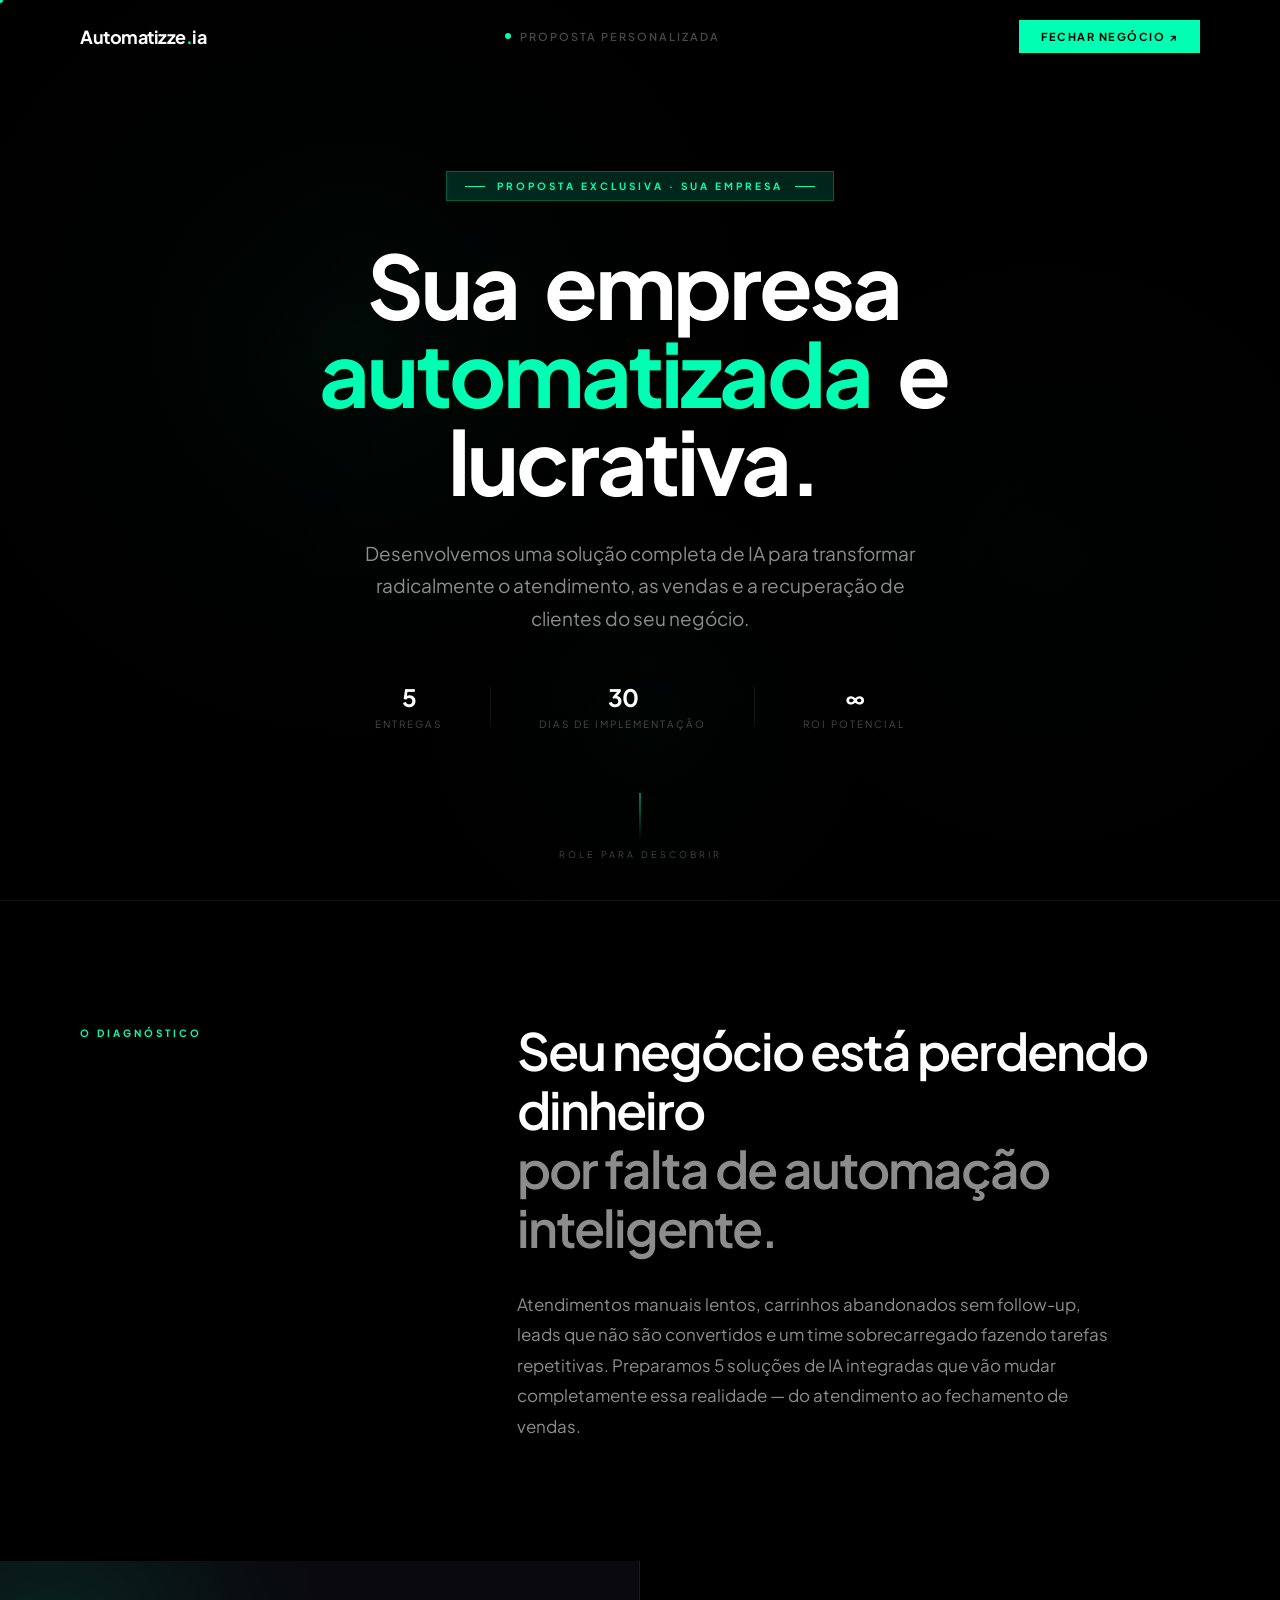
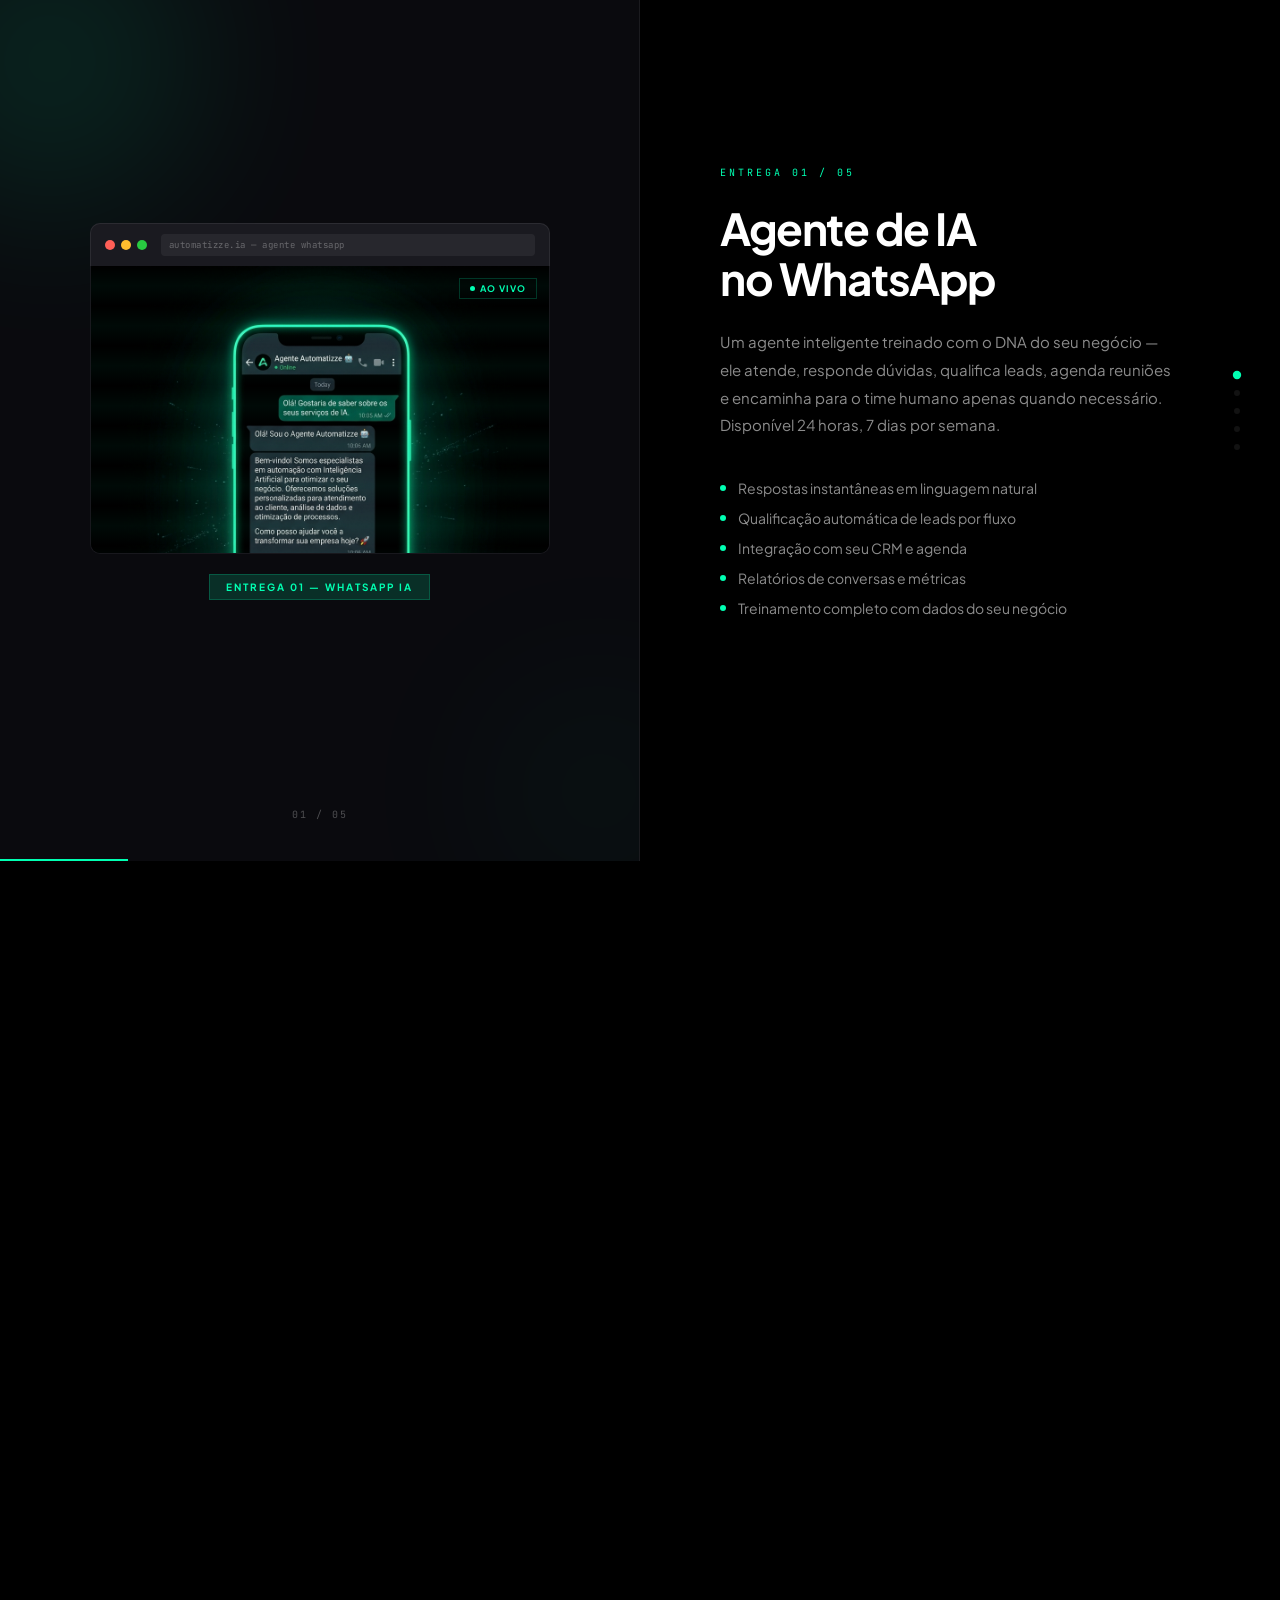
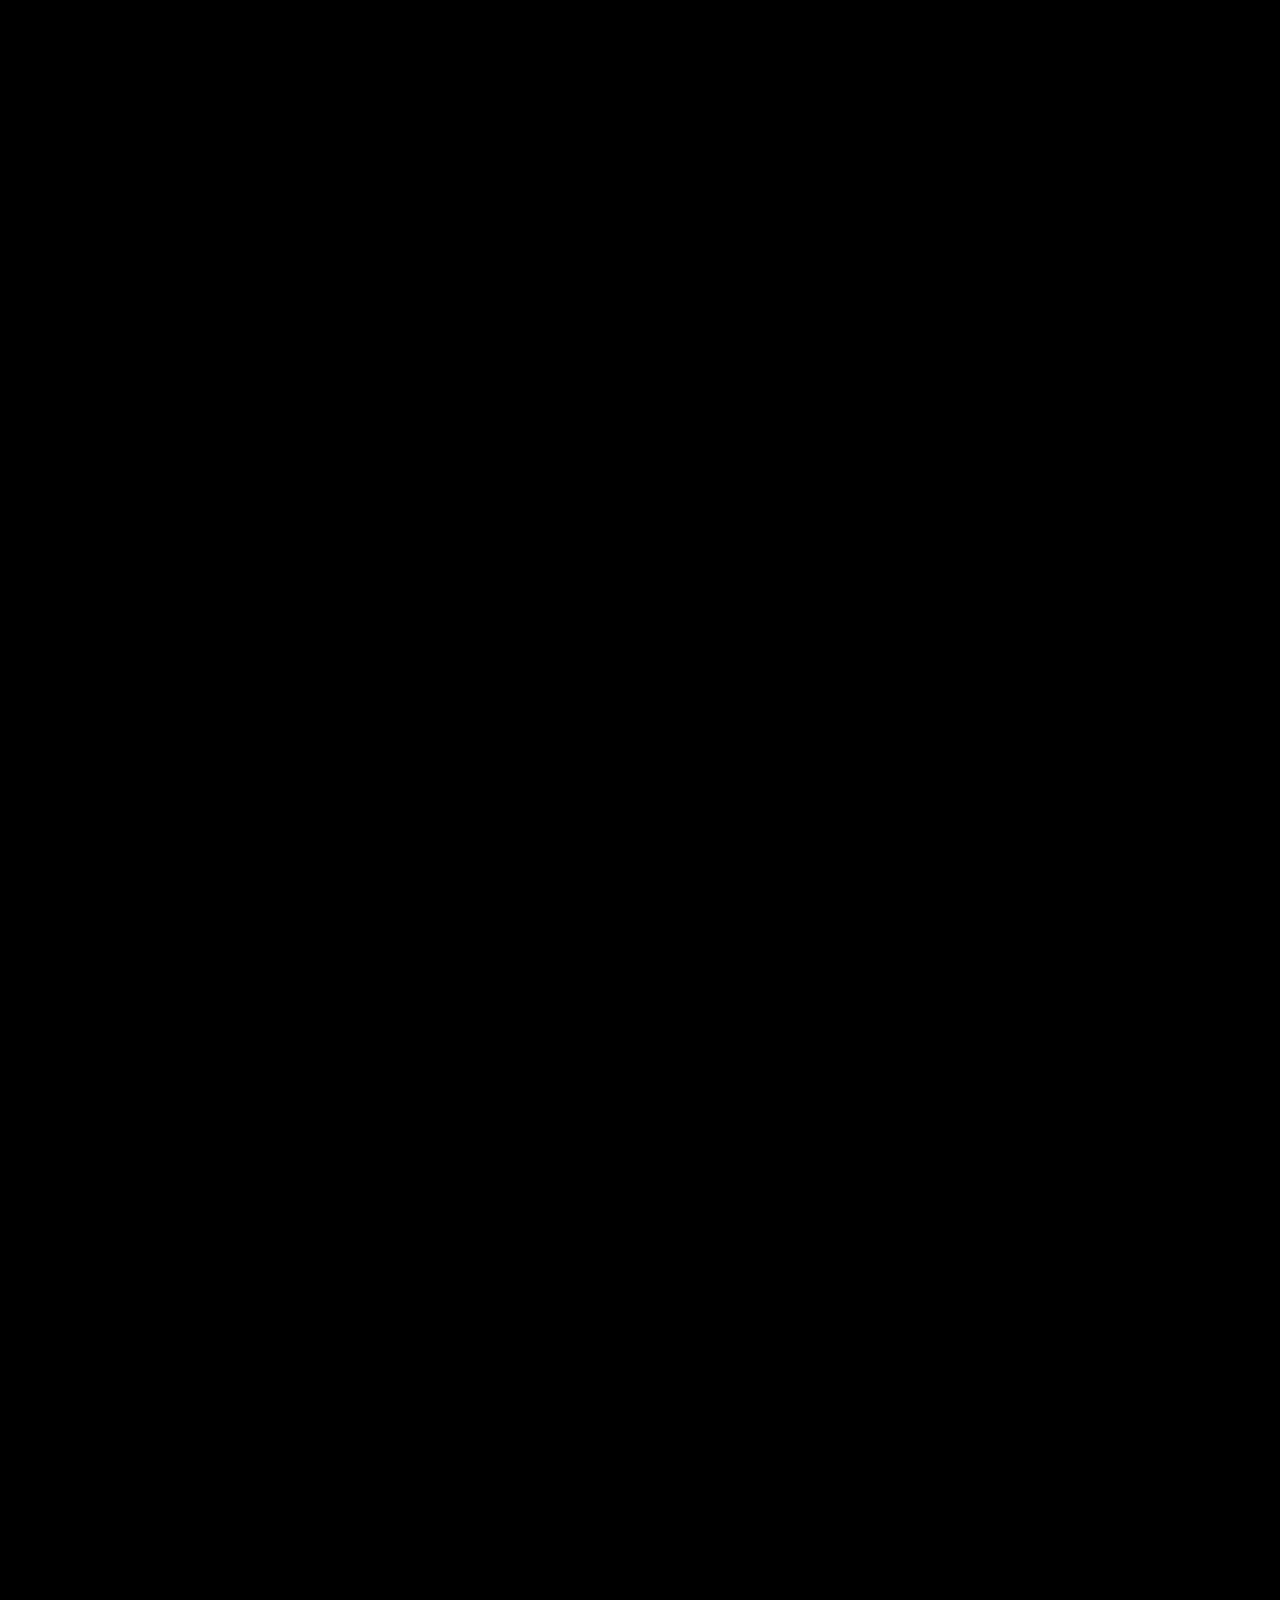
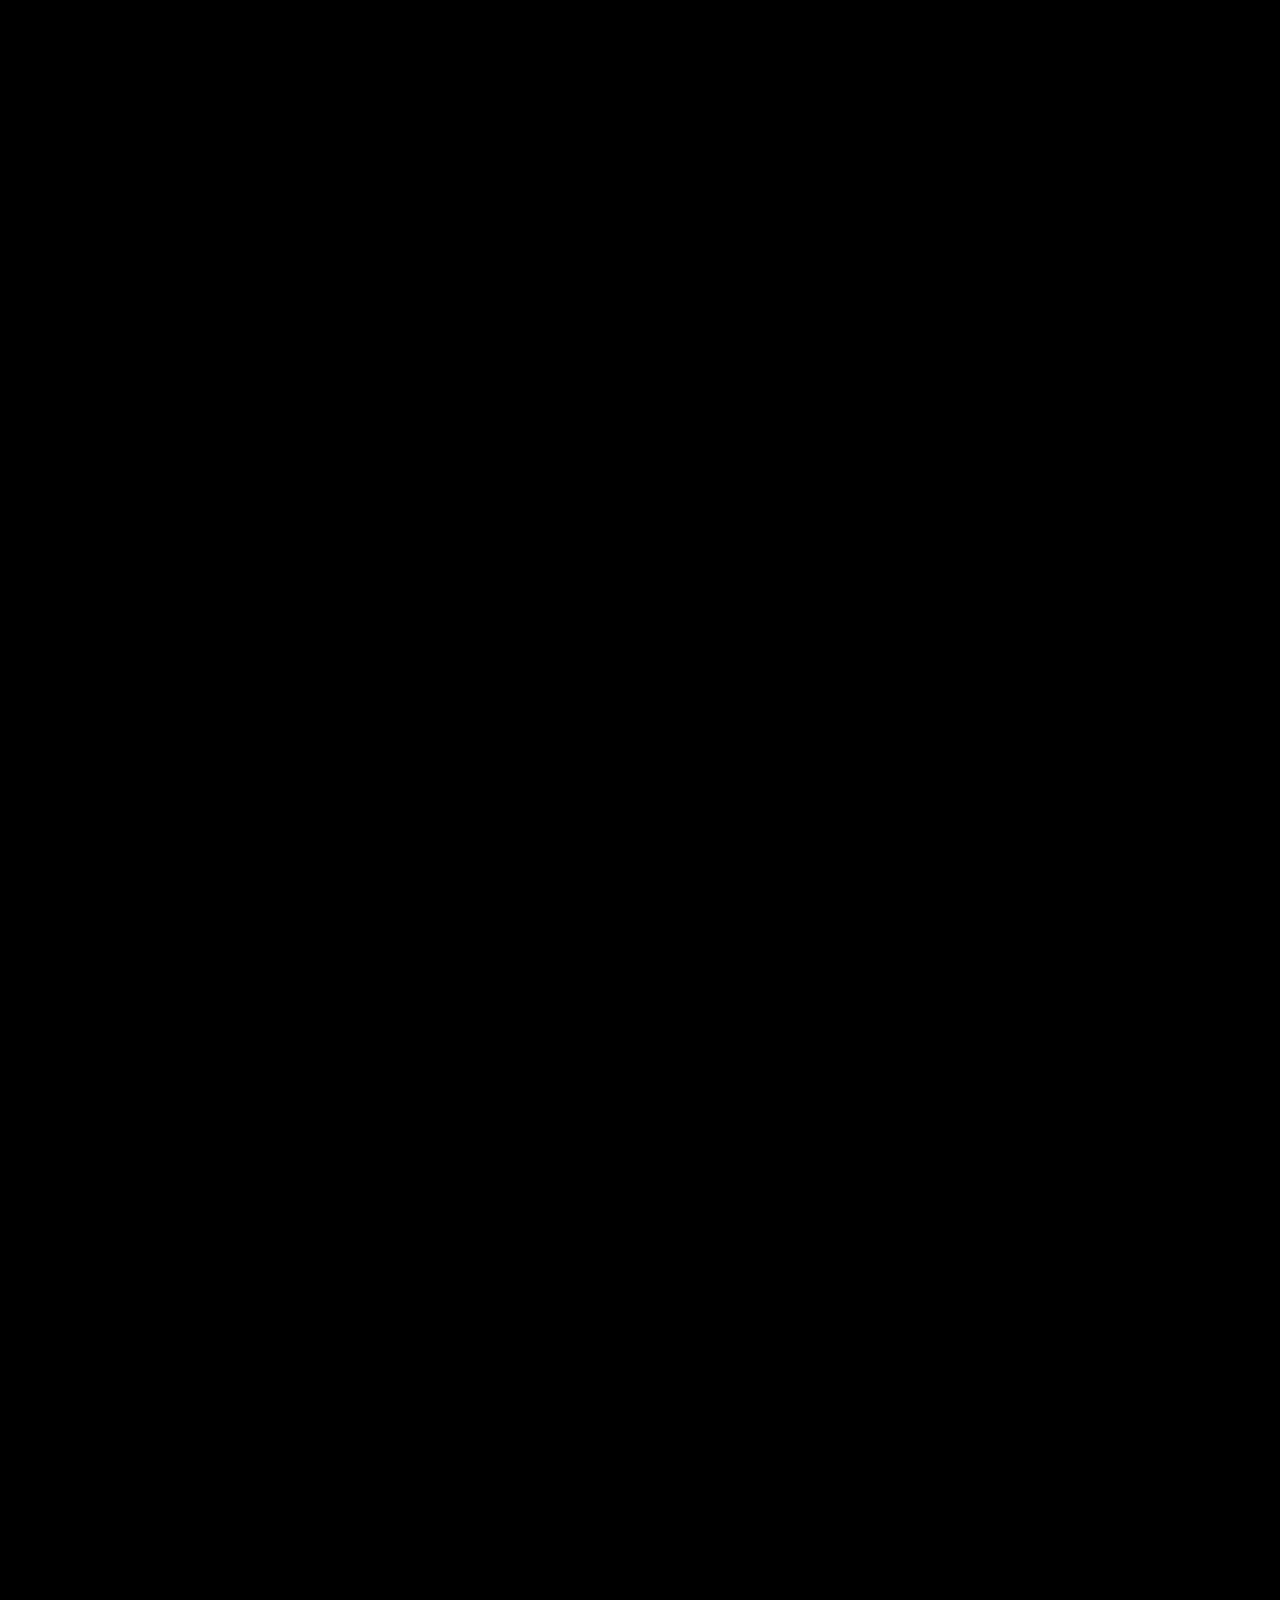
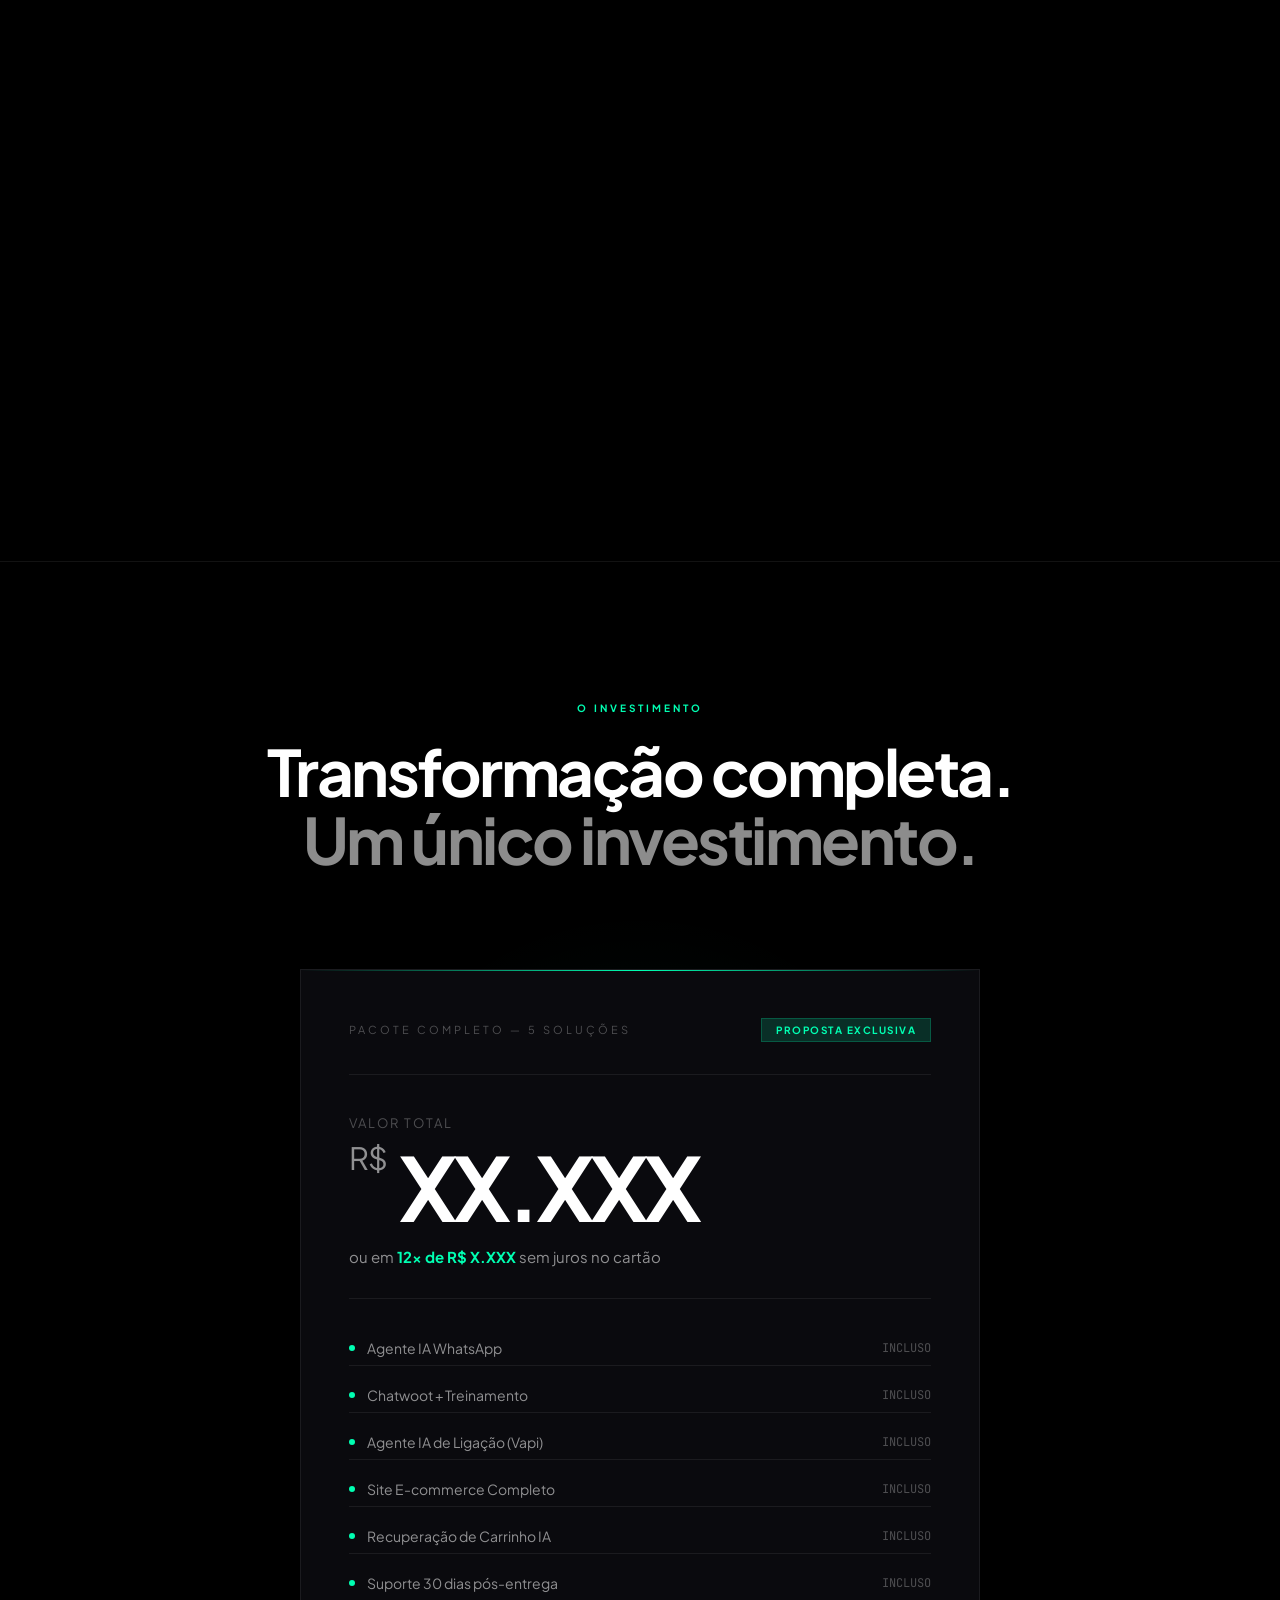
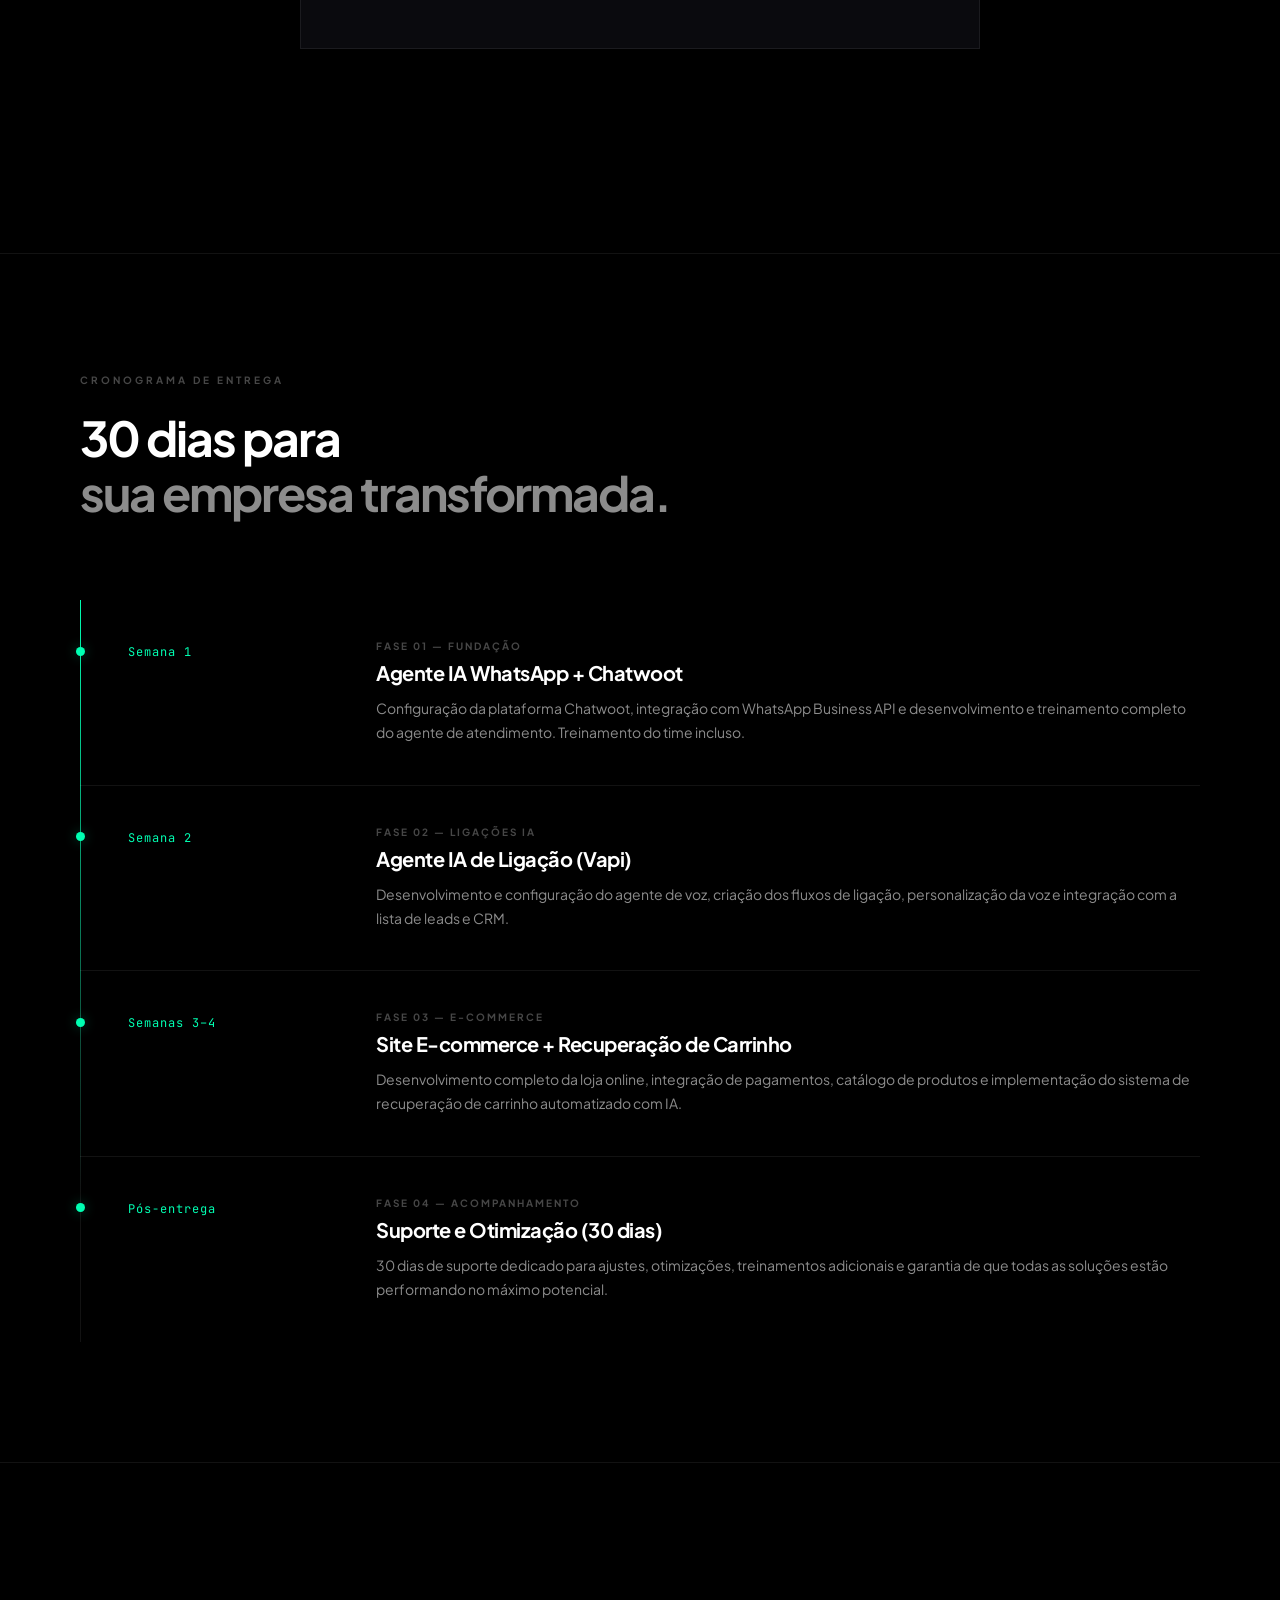
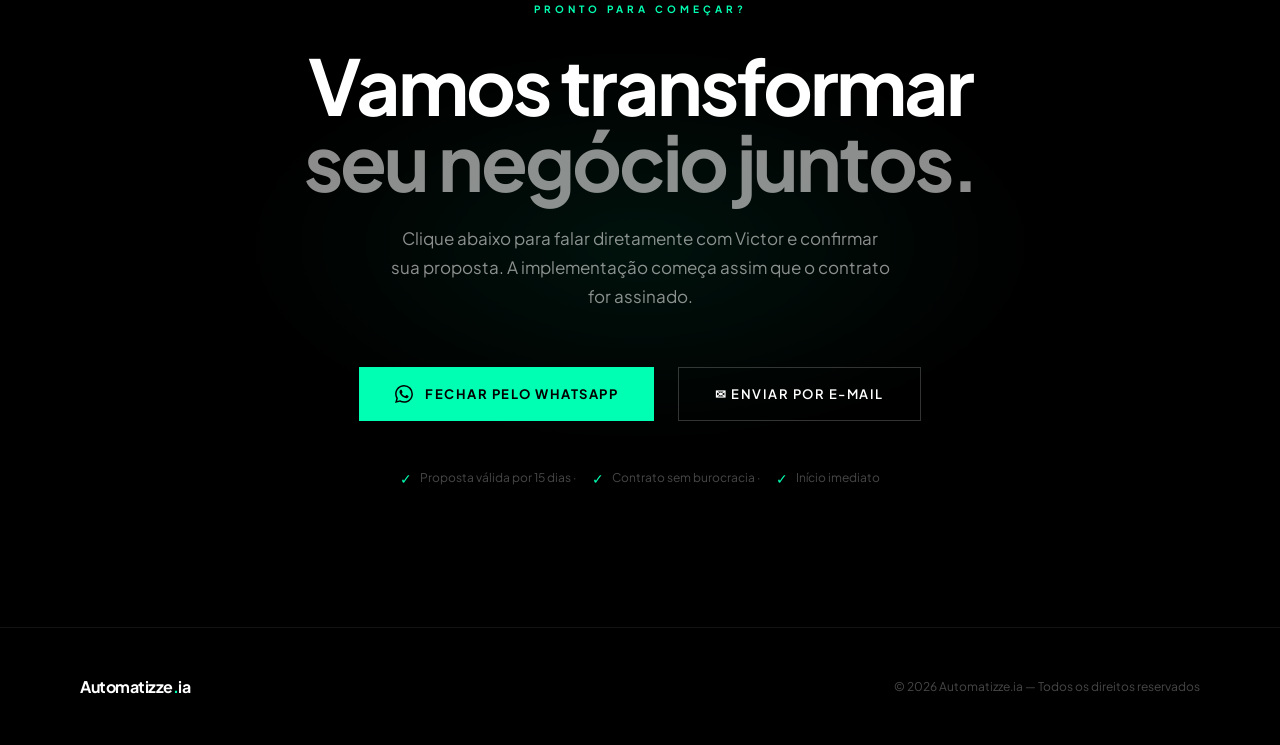
<file: proposta.html>
<!doctype html>
<html lang="pt-BR">

<head>
  <meta charset="UTF-8" />
  <meta name="viewport" content="width=device-width, initial-scale=1, maximum-scale=1, user-scalable=no">
  <title>Proposta Comercial — Automatizze.ia para Sua Empresa</title>
  <meta name="description" content="Proposta comercial personalizada Automatizze.ia — Solução completa de IA para transformar seu atendimento e vendas.">
  <meta name="robots" content="noindex, nofollow">

  <!-- Google Fonts -->
  <link rel="preconnect" href="https://fonts.googleapis.com">
  <link rel="preconnect" href="https://fonts.gstatic.com" crossorigin>
  <link href="https://fonts.googleapis.com/css2?family=Plus+Jakarta+Sans:ital,wght@0,300;0,400;0,500;0,600;0,700;0,800&family=JetBrains+Mono:wght@400;600&display=swap" rel="stylesheet">

  <style>
    /* ============================================================
       AUTOMATIZZE.IA — Proposta Comercial Scrollytelling
    ============================================================ */

    :root {
      --color-bg: #000000;
      --color-bg-card: #0A0A0E;
      --color-bg-section: #060608;
      --color-border: rgba(255, 255, 255, 0.07);
      --color-border-hover: rgba(255, 255, 255, 0.2);
      --color-accent: #00FFB2;
      --color-accent-dim: rgba(0, 255, 178, 0.15);
      --color-accent-glow: rgba(0, 255, 178, 0.3);
      --color-text-primary: #FFFFFF;
      --color-text-secondary: rgba(255, 255, 255, 0.55);
      --color-text-muted: rgba(255, 255, 255, 0.28);
      --font-main: 'Plus Jakarta Sans', sans-serif;
      --font-mono: 'JetBrains Mono', monospace;
      --ease-smooth: cubic-bezier(0.25, 0.46, 0.45, 0.94);
    }

    *, *::before, *::after { box-sizing: border-box; margin: 0; padding: 0; }

    html { scroll-behavior: smooth; font-size: 16px; }

    body {
      font-family: var(--font-main);
      background: var(--color-bg);
      color: var(--color-text-primary);
      overflow-x: hidden;
      cursor: none;
      -webkit-font-smoothing: antialiased;
    }

    a { color: inherit; text-decoration: none; }
    ul, ol { list-style: none; }
    img { max-width: 100%; display: block; }
    button { cursor: none; font-family: var(--font-main); border: none; background: none; }

    /* ---- CURSOR ---- */
    .cursor {
      position: fixed;
      top: 0; left: 0;
      z-index: 99999;
      pointer-events: none;
      mix-blend-mode: difference;
    }
    .cursor .inner {
      position: absolute;
      top: -24px; left: -24px;
      width: 48px; height: 48px;
    }
    .cursor .circle {
      width: 100%; height: 100%;
      border-radius: 50%;
      border: 1px solid rgba(255,255,255,0.8);
      transition: transform 0.3s ease, background 0.3s ease;
    }
    .cursor-dot {
      position: fixed;
      top: -3px; left: -3px;
      width: 6px; height: 6px;
      background: var(--color-accent);
      border-radius: 50%;
      z-index: 100000;
      pointer-events: none;
    }
    .cursor.is-hover .circle {
      transform: scale(2.5);
      background: rgba(255,255,255,0.05);
    }

    /* ---- LOADING SCREEN ---- */
    #loading {
      position: fixed;
      inset: 0;
      background: var(--color-bg);
      z-index: 9999;
      display: flex;
      flex-direction: column;
      align-items: center;
      justify-content: center;
      gap: 2rem;
      transition: opacity 0.7s ease;
    }
    #loading.fade-out { opacity: 0; pointer-events: none; }
    .loading-logo {
      font-size: 28px;
      font-weight: 700;
      letter-spacing: -1px;
    }
    .loading-logo .dot { color: var(--color-accent); }
    .loading-bar-wrap {
      width: 200px;
      height: 1px;
      background: var(--color-border);
      position: relative;
      overflow: hidden;
    }
    .loading-bar {
      position: absolute;
      left: -100%;
      top: 0;
      height: 100%;
      width: 100%;
      background: var(--color-accent);
      animation: loadBar 1.2s var(--ease-smooth) forwards;
    }
    @keyframes loadBar { to { left: 0; } }
    .loading-label {
      font-size: 10px;
      letter-spacing: 3px;
      text-transform: uppercase;
      color: var(--color-text-muted);
    }

    /* ---- SCROLL PROGRESS ---- */
    .scroll-progress {
      position: fixed;
      top: 0; left: 0;
      height: 2px;
      width: 0%;
      background: linear-gradient(90deg, var(--color-accent), rgba(0,255,178,0.3));
      z-index: 10000;
      transition: width 0.1s linear;
    }

    /* ---- HEADER ---- */
    #head {
      position: fixed;
      top: 0; left: 0; right: 0;
      z-index: 1000;
      padding: 0 5rem;
      height: 72px;
      display: flex;
      align-items: center;
      transition: background 0.4s ease, border-color 0.4s ease;
    }
    #head.scrolled {
      background: rgba(0,0,0,0.88);
      backdrop-filter: blur(12px);
      border-bottom: 1px solid var(--color-border);
    }
    .head-wrap {
      display: flex;
      align-items: center;
      justify-content: space-between;
      width: 100%;
    }
    .logo-link {
      font-size: 18px;
      font-weight: 700;
      letter-spacing: -0.5px;
      color: var(--color-text-primary);
      transition: color 0.3s ease;
    }
    .logo-link:hover { color: var(--color-accent); }
    .logo-link .dot { color: var(--color-accent); }
    .head-badge {
      display: flex;
      align-items: center;
      gap: 0.6rem;
      font-size: 11px;
      font-weight: 600;
      text-transform: uppercase;
      letter-spacing: 2px;
      color: var(--color-text-muted);
    }
    .head-badge .pulse {
      width: 6px; height: 6px;
      border-radius: 50%;
      background: var(--color-accent);
      animation: pulseDot 2s ease infinite;
    }
    @keyframes pulseDot {
      0%, 100% { opacity: 1; transform: scale(1); }
      50% { opacity: 0.4; transform: scale(0.7); }
    }
    .head-cta {
      display: inline-flex;
      align-items: center;
      gap: 0.5rem;
      padding: 10px 22px;
      background: var(--color-accent);
      color: #000;
      font-size: 11px;
      font-weight: 700;
      letter-spacing: 1.5px;
      text-transform: uppercase;
      transition: background 0.3s ease, transform 0.3s ease;
    }
    .head-cta:hover {
      background: #fff;
      transform: translateY(-1px);
    }

    /* ---- HERO SECTION ---- */
    .hero-section {
      position: relative;
      height: 100vh;
      display: flex;
      align-items: center;
      justify-content: center;
      overflow: hidden;
    }
    .hero-bg-canvas {
      position: absolute;
      inset: 0;
      width: 100%;
      height: 100%;
    }
    .hero-vignette {
      position: absolute;
      inset: 0;
      background: radial-gradient(ellipse at center, transparent 20%, rgba(0,0,0,0.7) 100%);
      pointer-events: none;
    }
    .hero-content {
      position: relative;
      z-index: 2;
      text-align: center;
      padding: 0 2rem;
      max-width: 900px;
    }
    .hero-tag {
      display: inline-flex;
      align-items: center;
      gap: 0.75rem;
      background: var(--color-accent-dim);
      border: 1px solid rgba(0,255,178,0.25);
      padding: 8px 18px;
      font-size: 10px;
      font-weight: 700;
      text-transform: uppercase;
      letter-spacing: 3px;
      color: var(--color-accent);
      margin-bottom: 2.5rem;
      opacity: 0;
      animation: fadeUp 0.8s ease 1.3s forwards;
    }
    .hero-tag .line { width: 20px; height: 1px; background: var(--color-accent); }
    .hero-h1 {
      font-size: clamp(42px, 7vw, 88px);
      font-weight: 700;
      letter-spacing: -3px;
      line-height: 1.0;
      margin-bottom: 2rem;
      overflow: hidden;
    }
    .hero-h1 .word {
      display: inline-block;
      transform: translateY(100%);
      animation: slideUp 0.9s var(--ease-smooth) forwards;
      margin-right: 0.15em;
    }
    .hero-h1 .word:nth-child(1) { animation-delay: 1.4s; }
    .hero-h1 .word:nth-child(2) { animation-delay: 1.5s; }
    .hero-h1 .word:nth-child(3) { animation-delay: 1.6s; color: var(--color-accent); }
    .hero-h1 .word:nth-child(4) { animation-delay: 1.7s; }
    .hero-h1 .word:nth-child(5) { animation-delay: 1.8s; }
    .hero-sub {
      font-size: clamp(15px, 2vw, 19px);
      color: var(--color-text-secondary);
      line-height: 1.7;
      max-width: 560px;
      margin: 0 auto 3rem;
      opacity: 0;
      animation: fadeUp 0.8s ease 2s forwards;
    }
    .hero-meta {
      display: flex;
      align-items: center;
      justify-content: center;
      gap: 3rem;
      opacity: 0;
      animation: fadeUp 0.8s ease 2.2s forwards;
    }
    .hero-meta-item {
      display: flex;
      flex-direction: column;
      align-items: center;
      gap: 0.4rem;
    }
    .hero-meta-item .val {
      font-size: 24px;
      font-weight: 700;
      letter-spacing: -1px;
      color: var(--color-text-primary);
    }
    .hero-meta-item .label {
      font-size: 10px;
      text-transform: uppercase;
      letter-spacing: 2px;
      color: var(--color-text-muted);
    }
    .hero-meta-div {
      width: 1px;
      height: 40px;
      background: var(--color-border);
    }
    .hero-scroll {
      position: absolute;
      bottom: 2.5rem;
      left: 50%;
      transform: translateX(-50%);
      display: flex;
      flex-direction: column;
      align-items: center;
      gap: 0.5rem;
      opacity: 0;
      animation: fadeIn 1s ease 2.5s forwards;
    }
    .hero-scroll .line {
      width: 1px;
      height: 48px;
      background: linear-gradient(to bottom, var(--color-accent), transparent);
      animation: scrollPulse 2s ease infinite;
    }
    .hero-scroll .text {
      font-size: 9px;
      letter-spacing: 3px;
      text-transform: uppercase;
      color: var(--color-text-muted);
    }
    @keyframes scrollPulse {
      0%, 100% { opacity: 0.4; transform: scaleY(1); }
      50% { opacity: 1; transform: scaleY(1.3); }
    }
    @keyframes slideUp {
      to { transform: translateY(0); }
    }
    @keyframes fadeUp {
      from { opacity: 0; transform: translateY(20px); }
      to { opacity: 1; transform: translateY(0); }
    }
    @keyframes fadeIn {
      to { opacity: 1; }
    }

    /* ---- INTRO SECTION ---- */
    .intro-section {
      padding: 120px 5rem;
      border-top: 1px solid var(--color-border);
    }
    .intro-grid {
      display: grid;
      grid-template-columns: 1fr 2fr;
      gap: 6rem;
      align-items: start;
    }
    .intro-label {
      font-size: 10px;
      font-weight: 700;
      text-transform: uppercase;
      letter-spacing: 3px;
      color: var(--color-accent);
      padding-top: 6px;
    }
    .intro-h2 {
      font-size: clamp(32px, 4vw, 52px);
      font-weight: 600;
      letter-spacing: -2px;
      line-height: 1.15;
      margin-bottom: 2rem;
    }
    .intro-h2 span { color: var(--color-text-secondary); }
    .intro-p {
      font-size: 17px;
      color: var(--color-text-secondary);
      line-height: 1.8;
      max-width: 600px;
    }

    /* ---- REVEAL ANIMATION ---- */
    .reveal {
      opacity: 0;
      transform: translateY(40px);
      transition: opacity 0.8s var(--ease-smooth), transform 0.8s var(--ease-smooth);
    }
    .reveal.visible {
      opacity: 1;
      transform: translateY(0);
    }
    .reveal-delay-1 { transition-delay: 0.1s; }
    .reveal-delay-2 { transition-delay: 0.2s; }
    .reveal-delay-3 { transition-delay: 0.3s; }
    .reveal-delay-4 { transition-delay: 0.4s; }
    .reveal-delay-5 { transition-delay: 0.5s; }

    /* ---- DELIVERIES SCROLLYTELLING ---- */
    .deliveries-section {
      position: relative;
    }
    .deliveries-sticky-wrapper {
      position: sticky;
      top: 0;
      height: 100vh;
      overflow: hidden;
      display: grid;
      grid-template-columns: 1fr 1fr;
    }

    /* Left: visual panel */
    .delivery-visual-panel {
      position: relative;
      background: var(--color-bg-card);
      border-right: 1px solid var(--color-border);
      overflow: hidden;
    }
    .delivery-visual {
      position: absolute;
      inset: 0;
      display: flex;
      flex-direction: column;
      align-items: center;
      justify-content: center;
      padding: 2.5rem;
      opacity: 0;
      transform: scale(0.96);
      transition: opacity 0.6s ease, transform 0.6s ease;
    }
    .delivery-visual.active {
      opacity: 1;
      transform: scale(1);
    }

    /* Screen mockup frame */
    .screen-mockup {
      width: 100%;
      max-width: 460px;
      position: relative;
    }
    .screen-mockup-top {
      background: #1a1a20;
      border-radius: 10px 10px 0 0;
      padding: 10px 14px;
      display: flex;
      align-items: center;
      gap: 6px;
      border: 1px solid rgba(255,255,255,0.08);
      border-bottom: none;
    }
    .screen-dot {
      width: 10px; height: 10px;
      border-radius: 50%;
    }
    .screen-dot-red   { background: #FF5F57; }
    .screen-dot-yellow{ background: #FFBD2E; }
    .screen-dot-green { background: #28CA41; }
    .screen-url-bar {
      flex: 1;
      background: rgba(255,255,255,0.06);
      border-radius: 4px;
      height: 22px;
      margin-left: 8px;
      display: flex;
      align-items: center;
      padding: 0 8px;
    }
    .screen-url-text {
      font-family: var(--font-mono);
      font-size: 9px;
      color: rgba(255,255,255,0.3);
      letter-spacing: 0.5px;
    }
    .screen-body {
      border: 1px solid rgba(255,255,255,0.08);
      border-top: none;
      border-radius: 0 0 10px 10px;
      overflow: hidden;
      aspect-ratio: 16/10;
      position: relative;
      background: #05050a;
    }
    .screen-body img {
      width: 100%;
      height: 100%;
      object-fit: cover;
      object-position: top;
      display: block;
    }
    /* Shimmer scan line animation */
    .screen-body::after {
      content: '';
      position: absolute;
      inset: 0;
      background: linear-gradient(to bottom,
        transparent 0%,
        rgba(0,255,178,0.04) 50%,
        transparent 100%);
      background-size: 100% 40px;
      animation: scanLine 3s linear infinite;
      pointer-events: none;
    }
    @keyframes scanLine {
      0%   { background-position: 0 -40px; }
      100% { background-position: 0 120%; }
    }
    /* Live badge */
    .screen-live-badge {
      position: absolute;
      top: 12px;
      right: 12px;
      display: flex;
      align-items: center;
      gap: 5px;
      background: rgba(0,0,0,0.7);
      backdrop-filter: blur(6px);
      border: 1px solid rgba(0,255,178,0.2);
      padding: 4px 10px;
      font-size: 9px;
      font-weight: 700;
      letter-spacing: 1px;
      text-transform: uppercase;
      color: var(--color-accent);
    }
    .screen-live-dot {
      width: 5px; height: 5px;
      border-radius: 50%;
      background: var(--color-accent);
      animation: pulseDot 1.5s ease infinite;
    }
    .delivery-visual-tag {
      margin-top: 1.25rem;
      padding: 6px 16px;
      background: var(--color-accent-dim);
      border: 1px solid rgba(0,255,178,0.2);
      font-size: 10px;
      font-weight: 700;
      letter-spacing: 2px;
      text-transform: uppercase;
      color: var(--color-accent);
    }
    /* Floating orb bg for visual panel */
    .delivery-orb {
      position: absolute;
      border-radius: 50%;
      filter: blur(80px);
      pointer-events: none;
      opacity: 0.1;
      transition: all 0.8s ease;
    }
    .delivery-orb-1 {
      width: 300px; height: 300px;
      top: -50px; left: -100px;
      background: var(--color-accent);
    }
    .delivery-orb-2 {
      width: 200px; height: 200px;
      bottom: -30px; right: -60px;
      background: rgba(0,100,80,1);
    }

    /* Right: text scroll area */
    .delivery-text-panel {
      overflow: hidden;
      position: relative;
      display: flex;
      align-items: center;
    }
    .delivery-text-track {
      position: absolute;
      inset: 0;
    }
    .delivery-text {
      position: absolute;
      inset: 0;
      display: flex;
      flex-direction: column;
      justify-content: center;
      padding: 5rem;
      opacity: 0;
      transform: translateX(30px);
      transition: opacity 0.6s ease, transform 0.6s ease;
      pointer-events: none;
    }
    .delivery-text.active {
      opacity: 1;
      transform: translateX(0);
      pointer-events: auto;
    }
    .delivery-num {
      font-family: var(--font-mono);
      font-size: 10px;
      color: var(--color-accent);
      letter-spacing: 3px;
      text-transform: uppercase;
      margin-bottom: 1.5rem;
    }
    .delivery-h3 {
      font-size: clamp(28px, 3.5vw, 44px);
      font-weight: 700;
      letter-spacing: -1.5px;
      line-height: 1.15;
      margin-bottom: 1.5rem;
    }
    .delivery-desc {
      font-size: 15px;
      color: var(--color-text-secondary);
      line-height: 1.85;
      margin-bottom: 2.5rem;
      max-width: 460px;
    }
    .delivery-features {
      display: flex;
      flex-direction: column;
      gap: 0.75rem;
      margin-bottom: 2.5rem;
    }
    .delivery-feature {
      display: flex;
      align-items: center;
      gap: 0.75rem;
      font-size: 14px;
      color: var(--color-text-secondary);
    }
    .delivery-feature::before {
      content: '';
      display: inline-block;
      width: 6px;
      height: 6px;
      border-radius: 50%;
      background: var(--color-accent);
      flex-shrink: 0;
    }

    /* Progress dots */
    .delivery-dots {
      position: absolute;
      right: 2.5rem;
      top: 50%;
      transform: translateY(-50%);
      display: flex;
      flex-direction: column;
      gap: 0.75rem;
      z-index: 10;
    }
    .delivery-dot {
      width: 6px;
      height: 6px;
      border-radius: 50%;
      background: var(--color-border);
      cursor: pointer;
      transition: background 0.3s ease, transform 0.3s ease;
    }
    .delivery-dot.active {
      background: var(--color-accent);
      transform: scale(1.4);
    }

    /* Scroll spacer for deliveries */
    .deliveries-scroll-space {
      /* Each delivery gets 100vh of scroll space */
    }

    /* Section counter (left panel) */
    .delivery-counter {
      position: absolute;
      bottom: 2.5rem;
      left: 50%;
      transform: translateX(-50%);
      font-family: var(--font-mono);
      font-size: 10px;
      letter-spacing: 2px;
      color: var(--color-text-muted);
      z-index: 10;
    }
    .delivery-progress-bar {
      position: absolute;
      bottom: 0;
      left: 0;
      height: 2px;
      background: var(--color-accent);
      transition: width 0.4s ease;
    }

    /* ---- INVESTMENT SECTION ---- */
    .investment-section {
      padding: 140px 5rem;
      border-top: 1px solid var(--color-border);
      position: relative;
      overflow: hidden;
    }
    .investment-bg-orb {
      position: absolute;
      width: 600px; height: 600px;
      border-radius: 50%;
      background: radial-gradient(circle, rgba(0,255,178,0.06) 0%, transparent 70%);
      top: 50%;
      left: 50%;
      transform: translate(-50%, -50%);
      pointer-events: none;
    }
    .investment-header {
      text-align: center;
      margin-bottom: 6rem;
    }
    .investment-tag {
      font-size: 10px;
      font-weight: 700;
      text-transform: uppercase;
      letter-spacing: 3px;
      color: var(--color-accent);
      margin-bottom: 1.5rem;
      display: block;
    }
    .investment-h2 {
      font-size: clamp(36px, 5vw, 64px);
      font-weight: 700;
      letter-spacing: -2.5px;
      line-height: 1.05;
    }
    .investment-h2 span { color: var(--color-text-secondary); }

    /* Price card */
    .price-card {
      max-width: 680px;
      margin: 0 auto 4rem;
      background: var(--color-bg-card);
      border: 1px solid var(--color-border);
      padding: 3rem;
      position: relative;
      overflow: hidden;
    }
    .price-card::before {
      content: '';
      position: absolute;
      top: 0; left: 0; right: 0;
      height: 1px;
      background: linear-gradient(90deg, transparent, var(--color-accent), transparent);
    }
    .price-card-header {
      display: flex;
      align-items: center;
      justify-content: space-between;
      margin-bottom: 2.5rem;
      padding-bottom: 2rem;
      border-bottom: 1px solid var(--color-border);
    }
    .price-card-label {
      font-size: 11px;
      text-transform: uppercase;
      letter-spacing: 3px;
      color: var(--color-text-muted);
    }
    .price-card-badge {
      padding: 5px 14px;
      background: var(--color-accent-dim);
      border: 1px solid rgba(0,255,178,0.2);
      font-size: 10px;
      font-weight: 700;
      letter-spacing: 1.5px;
      text-transform: uppercase;
      color: var(--color-accent);
    }
    .price-main {
      margin-bottom: 2rem;
    }
    .price-sub {
      font-size: 13px;
      color: var(--color-text-muted);
      text-transform: uppercase;
      letter-spacing: 2px;
      margin-bottom: 0.75rem;
    }
    .price-value {
      font-size: clamp(52px, 8vw, 88px);
      font-weight: 700;
      letter-spacing: -4px;
      line-height: 1;
      color: var(--color-text-primary);
    }
    .price-value .currency {
      font-size: 0.35em;
      font-weight: 400;
      letter-spacing: -1px;
      vertical-align: top;
      margin-top: 0.3em;
      color: var(--color-text-secondary);
    }
    .price-value .cents {
      font-size: 0.3em;
      letter-spacing: 0;
      color: var(--color-text-secondary);
    }
    .price-installment {
      font-size: 15px;
      color: var(--color-text-secondary);
      margin-top: 1rem;
    }
    .price-installment strong {
      color: var(--color-accent);
      font-weight: 700;
    }
    .price-items {
      display: flex;
      flex-direction: column;
      gap: 0.75rem;
      padding-top: 2rem;
      border-top: 1px solid var(--color-border);
    }
    .price-item {
      display: flex;
      align-items: center;
      justify-content: space-between;
      font-size: 14px;
      color: var(--color-text-secondary);
      padding: 0.5rem 0;
    }
    .price-item:not(:last-child) {
      border-bottom: 1px solid var(--color-border);
    }
    .price-item .item-name {
      display: flex;
      align-items: center;
      gap: 0.75rem;
    }
    .price-item .item-name::before {
      content: '';
      width: 6px; height: 6px;
      border-radius: 50%;
      background: var(--color-accent);
      flex-shrink: 0;
    }
    .price-item .item-val {
      font-family: var(--font-mono);
      font-size: 12px;
      color: var(--color-text-muted);
    }

    /* ---- TIMELINE ---- */
    .timeline-section {
      padding: 120px 5rem;
      border-top: 1px solid var(--color-border);
    }
    .timeline-header {
      max-width: 600px;
      margin-bottom: 5rem;
    }
    .section-tag {
      font-size: 10px;
      font-weight: 700;
      text-transform: uppercase;
      letter-spacing: 3px;
      color: var(--color-text-muted);
      margin-bottom: 1.5rem;
      display: block;
    }
    .timeline-h2 {
      font-size: clamp(32px, 4vw, 48px);
      font-weight: 700;
      letter-spacing: -2px;
      line-height: 1.15;
    }
    .timeline-h2 span { color: var(--color-text-secondary); }
    .timeline {
      position: relative;
    }
    .timeline::before {
      content: '';
      position: absolute;
      left: 0;
      top: 0;
      bottom: 0;
      width: 1px;
      background: linear-gradient(to bottom, var(--color-accent), var(--color-border) 80%);
    }
    .timeline-item {
      display: grid;
      grid-template-columns: 200px 1fr;
      gap: 3rem;
      padding: 2.5rem 0 2.5rem 3rem;
      position: relative;
      border-bottom: 1px solid var(--color-border);
    }
    .timeline-item:last-child { border-bottom: none; }
    .timeline-item::before {
      content: '';
      position: absolute;
      left: -4px;
      top: 2.9rem;
      width: 9px;
      height: 9px;
      border-radius: 50%;
      background: var(--color-accent);
      box-shadow: 0 0 12px var(--color-accent-glow);
    }
    .timeline-period {
      font-family: var(--font-mono);
      font-size: 12px;
      color: var(--color-accent);
      letter-spacing: 1px;
      padding-top: 4px;
    }
    .timeline-content {}
    .timeline-phase {
      font-size: 10px;
      font-weight: 700;
      text-transform: uppercase;
      letter-spacing: 2px;
      color: var(--color-text-muted);
      margin-bottom: 0.5rem;
    }
    .timeline-title {
      font-size: 20px;
      font-weight: 700;
      letter-spacing: -0.5px;
      margin-bottom: 0.75rem;
    }
    .timeline-desc {
      font-size: 14px;
      color: var(--color-text-secondary);
      line-height: 1.7;
    }

    /* ---- CTA SECTION ---- */
    .cta-section {
      padding: 140px 5rem;
      text-align: center;
      position: relative;
      overflow: hidden;
      border-top: 1px solid var(--color-border);
    }
    .cta-bg-glow {
      position: absolute;
      width: 800px; height: 400px;
      background: radial-gradient(ellipse, rgba(0,255,178,0.07) 0%, transparent 70%);
      top: 50%;
      left: 50%;
      transform: translate(-50%, -50%);
      pointer-events: none;
    }
    .cta-eyebrow {
      font-size: 10px;
      font-weight: 700;
      text-transform: uppercase;
      letter-spacing: 4px;
      color: var(--color-accent);
      margin-bottom: 2rem;
    }
    .cta-h2 {
      font-size: clamp(40px, 6vw, 80px);
      font-weight: 700;
      letter-spacing: -3px;
      line-height: 1.0;
      margin-bottom: 1.5rem;
    }
    .cta-h2 span { color: var(--color-text-secondary); }
    .cta-sub {
      font-size: 17px;
      color: var(--color-text-secondary);
      line-height: 1.7;
      max-width: 500px;
      margin: 0 auto 3.5rem;
    }
    .cta-buttons {
      display: flex;
      align-items: center;
      justify-content: center;
      gap: 1.5rem;
      flex-wrap: wrap;
    }
    .btn-primary {
      display: inline-flex;
      align-items: center;
      gap: 0.75rem;
      padding: 18px 36px;
      background: var(--color-accent);
      color: #000;
      font-size: 13px;
      font-weight: 700;
      letter-spacing: 1.5px;
      text-transform: uppercase;
      transition: all 0.3s ease;
      position: relative;
      overflow: hidden;
    }
    .btn-primary::before {
      content: '';
      position: absolute;
      inset: 0;
      background: rgba(255,255,255,0.2);
      transform: translateX(-100%);
      transition: transform 0.4s ease;
    }
    .btn-primary:hover::before { transform: translateX(0); }
    .btn-primary:hover {
      transform: translateY(-2px);
      box-shadow: 0 20px 40px rgba(0,255,178,0.3);
    }
    .btn-secondary {
      display: inline-flex;
      align-items: center;
      gap: 0.5rem;
      padding: 18px 36px;
      border: 1px solid var(--color-border-hover);
      color: var(--color-text-primary);
      font-size: 13px;
      font-weight: 600;
      letter-spacing: 1.5px;
      text-transform: uppercase;
      transition: all 0.3s ease;
    }
    .btn-secondary:hover {
      border-color: var(--color-accent);
      color: var(--color-accent);
    }
    .cta-guarantee {
      margin-top: 3rem;
      display: flex;
      align-items: center;
      justify-content: center;
      gap: 0.5rem;
      font-size: 12px;
      color: var(--color-text-muted);
    }
    .cta-guarantee .check {
      color: var(--color-accent);
      font-size: 14px;
    }

    /* ---- FOOTER ---- */
    footer {
      padding: 3rem 5rem;
      border-top: 1px solid var(--color-border);
      display: flex;
      align-items: center;
      justify-content: space-between;
    }
    footer .footer-logo {
      font-size: 16px;
      font-weight: 700;
      letter-spacing: -0.5px;
    }
    footer .footer-logo .dot { color: var(--color-accent); }
    footer .footer-copy {
      font-size: 12px;
      color: var(--color-text-muted);
    }

    /* ---- MOBILE ---- */
    @media (max-width: 900px) {
      #head { padding: 0 1.5rem; }
      .head-badge { display: none; }
      .head-cta { display: none !important; }
      .hero-h1 { letter-spacing: -2px; }
      .hero-meta { gap: 1.5rem; }
      .intro-section { padding: 80px 1.5rem; }
      .intro-grid { grid-template-columns: 1fr; gap: 2rem; }

      /* ---- DELIVERIES: desktop spacer height ---- */
      #deliveries-space { height: 500vh; }

      /* ---- DELIVERIES: hide desktop sticky, show mobile section ---- */
      .deliveries-section { position: static; overflow: visible; }
      .deliveries-sticky-wrapper { display: none !important; }
      #deliveries-space { display: none !important; height: 0 !important; }
      .delivery-dots { display: none; }

      /* Mobile cards */
      .mobile-cards {
        display: block;
        padding: 0;
        border-top: 1px solid var(--color-border);
      }
      .mobile-card {
        border-bottom: 1px solid var(--color-border);
        overflow: hidden;
      }
      .mobile-card-img {
        background: var(--color-bg-card);
        padding: 1.25rem 1.25rem 0;
        border-bottom: 1px solid var(--color-border);
      }
      .mobile-card-img .screen-mockup { max-width: 100%; }
      .mobile-card-img .screen-mockup-top { border-radius: 8px 8px 0 0; }
      .mobile-card-img .screen-body { border-radius: 0 0 8px 8px; }
      .mobile-card-body {
        padding: 1.75rem 1.25rem;
      }
      .mobile-card-body .delivery-h3 {
        font-size: clamp(24px, 6vw, 36px);
        margin-bottom: 0.75rem;
      }
      .mobile-card-body .delivery-desc {
        font-size: 14px;
        margin-bottom: 1.5rem;
      }
      .mobile-card-body .delivery-features {
        margin-bottom: 1.25rem;
      }

      /* Mobile CTA floating bar */
      .mobile-cta-bar {
        display: block;
        position: fixed;
        bottom: 0; left: 0; right: 0;
        z-index: 500;
        padding: 1rem 1.5rem;
        background: rgba(0,0,0,0.92);
        backdrop-filter: blur(12px);
        border-top: 1px solid var(--color-border);
        transform: translateY(100%);
        transition: transform 0.4s var(--ease-smooth);
      }
      .mobile-cta-bar.show { transform: translateY(0); }
      .mobile-cta-bar a {
        display: flex;
        align-items: center;
        justify-content: center;
        gap: 0.75rem;
        width: 100%;
        padding: 16px;
        background: var(--color-accent);
        color: #000;
        font-size: 14px;
        font-weight: 700;
        letter-spacing: 0.5px;
      }

      .investment-section { padding: 80px 1.5rem; }
      .price-card { padding: 2rem 1.5rem; }
      .price-value { font-size: 56px; }
      .timeline-section { padding: 80px 1.5rem; }
      .timeline-item { grid-template-columns: 1fr; gap: 0.5rem; }
      .cta-section { padding: 80px 1.5rem; }
      footer { padding: 2rem 1.5rem; flex-direction: column; gap: 1rem; text-align: center; }
      /* Hide desktop CTA on mobile to avoid duplication */
      .cta-section .cta-buttons { display: none; }
    }
    @media (min-width: 901px) {
      .mobile-cards { display: none !important; }
      .mobile-cta-bar { display: none !important; }
      /* Desktop: restore spacer height */
      #deliveries-space { display: block !important; height: 500vh !important; }
    }
  </style>

  <!-- DYNAMIC PROPOSAL LOADER
       Reads slug from URL, fetches proposals.json, patches ALL dynamic content.
  -->
  <script>
  (function() {

    /* Per-product metadata for timeline and scrollytelling generation */
    var PROD = {
      whatsapp: {
        label: 'WhatsApp IA',
        tag:   'Agente de IA no WhatsApp',
        title: 'Agente IA no WhatsApp',
        titleHtml: 'Agente de IA<br>no WhatsApp',
        phase: 'Atendimento Automatizado',
        desc:  'Configuração do agente inteligente treinado com o DNA do negócio — atende, responde dúvidas, qualifica leads e agenda reuniões 24h por dia. Treinamento completo da equipe incluso.',
        defaultDays: 7,
        img: 'assets/demo_whatsapp.png',
        url: 'automatizze.ia — agente whatsapp',
        liveBadge: 'Ao Vivo',
        features: [
          'Respostas instantâneas em linguagem natural',
          'Qualificação automática de leads por fluxo',
          'Integração com seu CRM e agenda',
          'Relatórios de conversas e métricas',
          'Treinamento completo com dados do seu negócio'
        ]
      },
      voice: {
        label: 'IA de Ligação',
        tag:   'Agente IA de Ligação (Vapi)',
        title: 'Agente IA de Ligação (Vapi)',
        titleHtml: 'Agente IA<br>de Ligação (Vapi)',
        phase: 'Ligações Automatizadas',
        desc:  'Desenvolvimento e configuração do agente de voz ultra-realista, criação dos fluxos de ligação, personalização da voz e integração com a lista de leads e CRM.',
        defaultDays: 7,
        img: 'assets/demo_voice.png',
        url: 'vapi.ai — voice agent',
        liveBadge: 'Em Ligação',
        features: [
          'Voz de IA personalizada para sua marca',
          'Fluxo de conversa por ligação configurado',
          'Integração com lista de leads e CRM',
          'Transcrição e análise de chamadas',
          'Dashboard de performance em tempo real'
        ]
      },
      site: {
        label: 'Site Premium',
        tag:   'Desenvolvimento do Site',
        title: 'Site / E-commerce Premium',
        titleHtml: 'Desenvolvimento<br>do Site E-commerce',
        phase: 'Presença Digital',
        desc:  'Desenvolvimento completo do site ou loja online com design exclusivo, integração de pagamentos (Pix, cartão), catálogo de produtos e painel administrativo.',
        defaultDays: 21,
        img: 'assets/demo_ecommerce.png',
        url: 'loja.suaempresa.com.br',
        liveBadge: 'Loja Online',
        features: [
          'Design exclusivo e responsivo (mobile first)',
          'Catálogo de produtos e gestão de estoque',
          'Gateway de pagamento integrado (Pix, cartão)',
          'SEO técnico e velocidade otimizados',
          'Painel admin para você gerenciar sozinho'
        ]
      },
      crm: {
        label: 'CRM Chatwoot',
        tag:   'Instalação de CRM (Chatwoot)',
        title: 'CRM Chatwoot + Integração',
        titleHtml: 'Plataforma Chatwoot<br>+ Treinamento',
        phase: 'Central de Atendimento',
        desc:  'Configuração da plataforma Chatwoot, integração com WhatsApp Business API, criação das caixas por setor e treinamento hands-on completo para o time.',
        defaultDays: 5,
        img: 'assets/demo_chatwoot.png',
        url: 'app.chatwoot.com — inbox',
        liveBadge: 'Demo',
        features: [
          'Instalação e configuração no seu servidor',
          'Integração com WhatsApp Business API',
          'Criação de caixas de entrada por setor',
          'Treinamento completo para o time (online)',
          'Documentação e suporte pós-entrega'
        ]
      },
      email: {
        label: 'E-mail Mkt',
        tag:   'Disparos de E-mail Marketing',
        title: 'Campanhas de E-mail Marketing',
        titleHtml: 'Automação de<br>E-mail Marketing',
        phase: 'Marketing Automatizado',
        desc:  'Configuração das automações de e-mail, segmentação avançada da lista de contatos, criação de templates de alta conversão e relatórios detalhados.',
        defaultDays: 10,
        img: 'assets/demo_email.png',
        url: 'mautic.automatizze.ia — campanhas',
        liveBadge: 'E-mail Mkt',
        features: [
          'Configuração das automações de e-mail',
          'Segmentação avançada da lista de contatos',
          'Criação de templates de alta conversão',
          'Relatórios detalhados de abertura e clique',
          'Integração com e-commerce e CRM'
        ]
      },
      cart: {
        label: 'Rec. Carrinho',
        tag:   'Recuperação de Carrinho IA',
        title: 'Recuperação de Carrinho com IA',
        titleHtml: 'Recuperação de<br>Carrinho com IA',
        phase: 'Recuperação de Clientes',
        desc:  'Sistema inteligente que identifica clientes que abandonaram o carrinho ou ficaram inativos e aciona automaticamente via WhatsApp, e-mail e SMS com mensagens personalizadas.',
        defaultDays: 7,
        img: 'assets/demo_recovery.png',
        url: 'dashboard — recuperação de carrinho',
        liveBadge: 'Automático',
        features: [
          'Gatilho automático de abandono de carrinho',
          'Ligação de IA com oferta personalizada',
          'Mensagem WhatsApp com link direto ao carrinho',
          'Sequência de follow-ups programados',
          'Relatório de vendas recuperadas'
        ]
      },
      traffic: {
        label: 'Tráfego com IA',
        tag:   'Gestão de Anúncios e Tráfego com IA',
        title: 'Gestão de Anúncios e Tráfego com IA',
        titleHtml: 'Gestão de Anúncios<br>e Tráfego com IA',
        phase: 'Tráfego Pago IA',
        desc:  'Gestão de tráfego pago (Meta Ads, Google Ads) com inteligência artificial para criação de anúncios, copys, otimização automática de orçamentos e relatórios de CPA/ROI.',
        defaultDays: 10,
        img: 'assets/demo_voice.png',
        url: 'ads.automatizze.ia — tráfego pago',
        liveBadge: 'Ativo',
        features: [
          'Criação de anúncios e copys com IA',
          'Otimização automática de orçamentos',
          'Segmentação inteligente de públicos',
          'Relatórios automáticos de ROI e CPA'
        ]
      },
      leads_maps: {
        label: 'Leads Google Maps',
        tag:   'Extração de Leads Google Maps com IA',
        title: 'Extração de Leads Google Maps com IA',
        titleHtml: 'Extração de Leads<br>Google Maps com IA',
        phase: 'Extração & Disparo',
        desc:  'Robô de extração inteligente de leads comerciais diretamente do Google Maps utilizando Serp API, estruturando uma base de dados segmentada com inteligência artificial para contatar os contatos e disparar de mensagens em massa pela API oficial.',
        defaultDays: 7,
        img: 'assets/demo_recovery.png',
        url: 'maps.automatizze.ia — extração',
        liveBadge: 'Ativo',
        features: [
          'Varredura por nicho e região',
          'Enriquecimento de dados (e-mail/redes)',
          'Disparo em massa pela API oficial',
          'Qualificação automática dos retornos'
        ]
      },
      leads_linkedin: {
        label: 'Leads LinkedIn',
        tag:   'Extração de Leads LinkedIn com IA',
        title: 'Extração de Leads LinkedIn com IA',
        titleHtml: 'Extração de Leads<br>LinkedIn com IA',
        phase: 'Prospecção B2B',
        desc:  'Sistema automatizado de prospecção e extração de leads no LinkedIn (B2B). Pesquise pessoas físicas e decisores por cargo, setor, interesses e região com abordagem personalizada por IA.',
        defaultDays: 7,
        img: 'assets/demo_chatwoot.png',
        url: 'linkedin.automatizze.ia — prospecção',
        liveBadge: 'Ativo',
        features: [
          'Busca de decisores por cargo/setor',
          'Extração segura em conformidade B2B',
          'Abordagem personalizada com IA',
          'Estruturação completa de leads'
        ]
      }
    };

    /* Get slug from URL path */
    var slug = (window.location.pathname.replace(/^\//, '').replace(/\.html$/, '') || '').toLowerCase();
    if (!slug || slug === 'proposta') return;

    fetch('/proposals.json?v=' + Date.now())
      .then(function(r) { return r.json(); })
      .then(function(list) {
        var p = list.find(function(x) { return x.slug === slug; });
        if (!p) { console.warn('[Proposta] Slug nao encontrado: ' + slug); return; }
        if (document.readyState === 'loading') {
          document.addEventListener('DOMContentLoaded', function() { applyProposal(p); });
        } else {
          applyProposal(p);
        }
      })
      .catch(function(e) { console.warn('[Proposta] proposals.json nao carregado:', e); });

    /* ── HELPER: parse days from timeline string ── */
    function parseDays(raw, productKey) {
      if (!raw) return (PROD[productKey] || {}).defaultDays || 7;
      var m = raw.match(/(\d+)/);
      if (!m) return (PROD[productKey] || {}).defaultDays || 7;
      var n = parseInt(m[1], 10);
      if (/semana/i.test(raw)) n = n * 7;
      return n;
    }

    /* ── HELPER: format a period label from accumulated days ── */
    function periodLabel(startDay, endDay) {
      var startWeek = Math.ceil(startDay / 7);
      var endWeek   = Math.ceil(endDay / 7);
      if (startWeek === endWeek) return 'Semana ' + startWeek;
      return 'Semanas ' + startWeek + '\u2013' + endWeek;
    }

    /* ── MAIN PATCH FUNCTION ── */
    function applyProposal(p) {
      var prods     = (p.products || []).filter(function(k) { return PROD[k]; });
      var timelines = p.timelines || {};
      var n         = prods.length;

      /* Calculate total days */
      var totalDays = prods.reduce(function(acc, k) {
        return acc + parseDays(timelines[k], k);
      }, 0);

      /* ── 1. Page title ── */
      document.title = 'Proposta — ' + p.client + ' | Automatizze.ia';

      /* ── 2. Hero tag ── */
      var heroTag = document.querySelector('.hero-tag');
      if (heroTag) heroTag.innerHTML = '<span class="line"></span>Proposta Exclusiva &mdash; <strong style="color:var(--color-accent)">' + escHtml(p.client) + '</strong><span class="line"></span>';

      /* ── 3. Hero subtitle ── */
      var heroSub = document.querySelector('.hero-sub');
      if (heroSub) heroSub.innerHTML = 'Desenvolvemos uma solução completa de IA para <strong>' + escHtml(p.client) + '</strong> &mdash; transformando radicalmente o atendimento, as vendas e a recuperação de clientes do seu negócio.';

      /* ── 4. Hero meta stats: Entregas + Dias ── */
      var metaVals = document.querySelectorAll('.hero-meta-item .val');
      if (metaVals[0]) metaVals[0].textContent = n;
      if (metaVals[1]) metaVals[1].textContent = totalDays;

      /* ── 5. Dynamic Deliveries Scrollytelling & Mobile Cards ── */
      // Desktop visuals (replaces only the visuals inside the panel, leaving background orbs and counter)
      var panel = document.querySelector('.delivery-visual-panel');
      if (panel) {
        // Remove existing visual mockup cards
        var oldVisuals = panel.querySelectorAll('.delivery-visual');
        oldVisuals.forEach(function(el) { el.parentNode.removeChild(el); });

        // Insert new ones before the counter elements
        var counterEl = document.getElementById('delivery-counter');
        prods.forEach(function(k, idx) {
          var prod = PROD[k];
          var isActive = idx === 0 ? ' active' : '';
          var tempDiv = document.createElement('div');
          tempDiv.className = 'delivery-visual' + isActive;
          tempDiv.setAttribute('data-visual', idx);
          tempDiv.innerHTML = '<div class="screen-mockup">' +
            '<div class="screen-mockup-top">' +
              '<div class="screen-dot screen-dot-red"></div>' +
              '<div class="screen-dot screen-dot-yellow"></div>' +
              '<div class="screen-dot screen-dot-green"></div>' +
              '<div class="screen-url-bar"><span class="screen-url-text">' + escHtml(prod.url) + '</span></div>' +
            '</div>' +
            '<div class="screen-body">' +
              '<img src="' + prod.img + '" alt="Demo ' + escHtml(prod.title) + '" loading="lazy">' +
              '<div class="screen-live-badge"><span class="screen-live-dot"></span>' + escHtml(prod.liveBadge) + '</div>' +
            '</div>' +
          '</div>' +
          '<div class="delivery-visual-tag">Entrega ' + String(idx + 1).padStart(2, '0') + ' &mdash; ' + escHtml(prod.label) + '</div>';
          panel.insertBefore(tempDiv, counterEl);
        });
      }

      // Desktop texts
      var textsTrack = document.querySelector('.delivery-text-track');
      if (textsTrack) {
        textsTrack.innerHTML = prods.map(function(k, idx) {
          var prod = PROD[k];
          var isActive = idx === 0 ? ' active' : '';
          var featuresHtml = prod.features.map(function(f) {
            return '<li class="delivery-feature">' + escHtml(f) + '</li>';
          }).join('');
          return '<div class="delivery-text' + isActive + '" data-text="' + idx + '">' +
            '<div class="delivery-num">Entrega ' + String(idx + 1).padStart(2, '0') + ' / ' + String(n).padStart(2, '0') + '</div>' +
            '<h3 class="delivery-h3">' + prod.titleHtml + '</h3>' +
            '<p class="delivery-desc">' + escHtml(prod.desc) + '</p>' +
            '<ul class="delivery-features">' + featuresHtml + '</ul>' +
          '</div>';
        }).join('');
      }

      // Desktop dots
      var dotsContainer = document.getElementById('delivery-dots');
      if (dotsContainer) {
        dotsContainer.innerHTML = prods.map(function(k, idx) {
          var isActive = idx === 0 ? ' active' : '';
          return '<div class="delivery-dot' + isActive + '" data-goto="' + idx + '"></div>';
        }).join('');
      }

      // Desktop spacer height (sets scroll height proportional to product count)
      var spaceEl = document.getElementById('deliveries-space');
      if (spaceEl) {
        spaceEl.style.height = (n * 100) + 'vh';
      }

      // Mobile static cards
      var mobileCardsContainer = document.querySelector('.mobile-cards');
      if (mobileCardsContainer) {
        mobileCardsContainer.innerHTML = prods.map(function(k, idx) {
          var prod = PROD[k];
          var featuresHtml = prod.features.map(function(f) {
            return '<li class="delivery-feature">' + escHtml(f) + '</li>';
          }).join('');
          return '<div class="mobile-card">' +
            '<div class="mobile-card-img">' +
              '<div class="screen-mockup">' +
                '<div class="screen-mockup-top">' +
                  '<div class="screen-dot screen-dot-red"></div>' +
                  '<div class="screen-dot screen-dot-yellow"></div>' +
                  '<div class="screen-dot screen-dot-green"></div>' +
                  '<div class="screen-url-bar"><span class="screen-url-text">' + escHtml(prod.url) + '</span></div>' +
                '</div>' +
                '<div class="screen-body">' +
                  '<img src="' + prod.img + '" alt="Demo ' + escHtml(prod.title) + '" loading="lazy">' +
                  '<div class="screen-live-badge"><span class="screen-live-dot"></span>' + escHtml(prod.liveBadge) + '</div>' +
                '</div>' +
              '</div>' +
            '</div>' +
            '<div class="mobile-card-body">' +
              '<div class="delivery-num">Entrega ' + String(idx + 1).padStart(2, '0') + ' / ' + String(n).padStart(2, '0') + '</div>' +
              '<h3 class="delivery-h3">' + prod.titleHtml + '</h3>' +
              '<p class="delivery-desc">' + escHtml(prod.desc) + '</p>' +
              '<ul class="delivery-features">' + featuresHtml + '</ul>' +
              '<span class="delivery-visual-tag">Entrega ' + String(idx + 1).padStart(2, '0') + ' &mdash; ' + escHtml(prod.label) + '</span>' +
            '</div>' +
          '</div>';
        }).join('');
      }

      // Intro section paragraph text
      var introP = document.querySelector('.intro-p');
      if (introP) {
        var solucaoTexto = n === 1 ? '1 solução de IA integrada que vai' : n + ' soluções de IA integradas que vão';
        introP.innerHTML = 'Atendimentos manuais lentos, carrinhos abandonados sem follow-up, leads que não são convertidos e um time sobrecarregado fazendo tarefas repetitivas. Preparamos ' + solucaoTexto + ' mudar completamente essa realidade — do atendimento ao fechamento de vendas.';
      }

      /* ── 6. Delivery section counter ── */
      var counter = document.getElementById('delivery-counter');
      if (counter) counter.textContent = '01 / ' + String(n).padStart(2, '0');

      /* ── 7. Investment section ── */
      if (p.value) {
        var priceVal = document.querySelector('.price-value');
        var priceSub = document.querySelector('.price-sub');
        var installEl = document.querySelector('.price-installment');
        var cardLabel = document.querySelector('.price-card-label');
        var investmentH2Span = document.querySelector('.investment-h2 span');
 
        if (p.billingType === 'monthly') {
          if (priceVal) priceVal.innerHTML = '<span class="currency">R$</span> ' + escHtml(p.value) + '<span style="font-size:0.3em;font-weight:400;color:var(--color-text-secondary);margin-left:5px;">/mês</span>';
          if (priceSub) priceSub.textContent = 'Investimento Mensal';
          if (installEl) installEl.innerHTML = p.installment ? escHtml(p.installment) : 'Cobrança mensal recorrente sem taxa de setup';
          if (cardLabel) cardLabel.textContent = 'Mensalidade \u2014 ' + (p.investmentDesc || (n + ' Soluç' + (n !== 1 ? 'ões' : 'ão')));
          if (investmentH2Span) investmentH2Span.textContent = 'Investimento recorrente.';
        } else {
          if (priceVal) priceVal.innerHTML = '<span class="currency">R$</span> ' + escHtml(p.value);
          if (priceSub) priceSub.textContent = 'Valor Total';
          if (installEl) installEl.innerHTML = p.installment ? 'ou em <strong>' + escHtml(p.installment) + '</strong> sem juros no cartão' : '';
          if (cardLabel) cardLabel.textContent = (p.investmentDesc || 'Pacote Completo') + ' \u2014 ' + n + ' Soluç' + (n !== 1 ? 'ões' : 'ão');
          if (investmentH2Span) investmentH2Span.textContent = 'Um único investimento.';
        }
 
        var itemsEl = document.querySelector('.price-items');
        if (itemsEl) {
          itemsEl.innerHTML = prods.map(function(k) {
            var prazo = timelines[k]
              ? '<span class="item-val" style="color:var(--color-accent)">' + escHtml(timelines[k]) + '</span>'
              : '<span class="item-val">INCLUSO</span>';
            return '<li class="price-item"><span class="item-name">' + PROD[k].tag + '</span>' + prazo + '</li>';
          }).join('') +
          '<li class="price-item"><span class="item-name">Suporte pós-entrega</span><span class="item-val">INCLUSO</span></li>';
        }
      }

      /* ── 8. CRONOGRAMA: headline + all timeline items ── */
      var cronH2 = document.querySelector('.timeline-h2');
      if (cronH2) cronH2.innerHTML = totalDays + ' dias para<br><span>sua empresa transformada.</span>';

      var timelineEl = document.querySelector('.timeline');
      if (timelineEl) {
        var cursor = 0;
        var delayClasses = ['', 'reveal-delay-1', 'reveal-delay-2', 'reveal-delay-3', 'reveal-delay-4'];
        var html = prods.map(function(k, i) {
          var days     = parseDays(timelines[k], k);
          var start    = cursor + 1;
          cursor      += days;
          var period   = periodLabel(start, cursor);
          var faseNum  = String(i + 1).padStart(2, '0');
          var prod     = PROD[k];
          var prazoStr = timelines[k] ? ' (' + escHtml(timelines[k]) + ')' : '';
          return '<div class="timeline-item reveal ' + (delayClasses[i] || '') + '">' +
            '<div class="timeline-period">' + period + '</div>' +
            '<div class="timeline-content">' +
              '<div class="timeline-phase">Fase ' + faseNum + ' &mdash; ' + prod.phase + '</div>' +
              '<div class="timeline-title">' + prod.title + prazoStr + '</div>' +
              '<div class="timeline-desc">' + prod.desc + '</div>' +
            '</div>' +
          '</div>';
        }).join('');

        /* Always add the post-delivery support phase */
        var supportPhase = '<div class="timeline-item reveal ' + (delayClasses[prods.length] || '') + '">' +
          '<div class="timeline-period">Pós-entrega</div>' +
          '<div class="timeline-content">' +
            '<div class="timeline-phase">Fase ' + String(prods.length + 1).padStart(2,'0') + ' &mdash; Acompanhamento</div>' +
            '<div class="timeline-title">Suporte e Otimização</div>' +
            '<div class="timeline-desc">Suporte dedicado para ajustes, otimizações e treinamentos adicionais garantindo que todas as soluções estejam performando no máximo potencial.</div>' +
          '</div>' +
        '</div>';

        timelineEl.innerHTML = html + supportPhase;

        /* Register newly injected .reveal elements with the scroll observer */
        if (typeof window.observeNewRevealEls === 'function') {
          window.observeNewRevealEls(timelineEl);
        } else {
          /* Fallback: if observer not ready yet, mark all visible immediately */
          setTimeout(function() {
            timelineEl.querySelectorAll('.reveal').forEach(function(el) {
              if (typeof window.observeNewRevealEls === 'function') {
                window.observeNewRevealEls(timelineEl);
              } else {
                el.classList.add('visible');
              }
            });
          }, 300);
        }
      }

      /* ── 9. CTA WhatsApp ── */
      var ctaLink = document.getElementById('cta-whatsapp');
      if (ctaLink) {
        var msg = encodeURIComponent('Olá Victor! Vi a proposta para ' + p.client + ' e quero fechar negócio!');
        ctaLink.href = 'https://wa.me/5511962511255?text=' + msg;
      }
    }

    function escHtml(s) {
      return (s || '').replace(/&/g, '&amp;').replace(/</g, '&lt;').replace(/>/g, '&gt;').replace(/"/g, '&quot;');
    }

  })();
  </script>
</head>

<body>

  <!-- Custom Cursor -->
  <div class="cursor" id="cursor">
    <div class="inner">
      <div class="circle"></div>
    </div>
  </div>
  <div class="cursor-dot" id="cursor-dot"></div>

  <!-- Scroll Progress -->
  <div class="scroll-progress" id="scroll-progress"></div>

  <!-- Loading -->
  <div id="loading">
    <div class="loading-logo">Automatizze<span class="dot">.</span>ia</div>
    <div class="loading-bar-wrap">
      <div class="loading-bar"></div>
    </div>
    <div class="loading-label">Carregando sua proposta</div>
  </div>

  <!-- Header -->
  <header id="head">
    <div class="head-wrap">
      <a href="index.html" class="logo-link">Automatizze<span class="dot">.</span>ia</a>
      <div class="head-badge">
        <div class="pulse"></div>
        Proposta Personalizada
      </div>
      <a href="https://wa.me/5511962511255?text=Ol%C3%A1!%20Vi%20a%20proposta%20comercial%20e%20quero%20fechar%20neg%C3%B3cio."
         target="_blank"
         class="head-cta"
         id="head-cta">
        Fechar Negócio ↗
      </a>
    </div>
  </header>

  <!-- ═══════════════════════════════════════════
       HERO SECTION
  ═══════════════════════════════════════════ -->
  <section class="hero-section" id="hero">
    <canvas class="hero-bg-canvas" id="hero-canvas"></canvas>
    <div class="hero-vignette"></div>

    <div class="hero-content">
      <div class="hero-tag">
        <span class="line"></span>
        Proposta Exclusiva · Sua Empresa
        <span class="line"></span>
      </div>

      <h1 class="hero-h1">
        <span class="word">Sua</span>
        <span class="word">empresa</span>
        <span class="word">automatizada</span>
        <span class="word">e</span>
        <span class="word">lucrativa.</span>
      </h1>

      <p class="hero-sub">
        Desenvolvemos uma solução completa de IA para transformar radicalmente
        o atendimento, as vendas e a recuperação de clientes do seu negócio.
      </p>

      <div class="hero-meta">
        <div class="hero-meta-item">
          <span class="val">5</span>
          <span class="label">Entregas</span>
        </div>
        <div class="hero-meta-div"></div>
        <div class="hero-meta-item">
          <span class="val">30</span>
          <span class="label">Dias de Implementação</span>
        </div>
        <div class="hero-meta-div"></div>
        <div class="hero-meta-item">
          <span class="val">∞</span>
          <span class="label">ROI Potencial</span>
        </div>
      </div>
    </div>

    <div class="hero-scroll">
      <div class="line"></div>
      <span class="text">Role para descobrir</span>
    </div>
  </section>

  <!-- ═══════════════════════════════════════════
       INTRO SECTION
  ═══════════════════════════════════════════ -->
  <section class="intro-section">
    <div class="intro-grid">
      <div class="reveal">
        <p class="intro-label">O Diagnóstico</p>
      </div>
      <div class="reveal reveal-delay-2">
        <h2 class="intro-h2">
          Seu negócio está perdendo dinheiro<br>
          <span>por falta de automação inteligente.</span>
        </h2>
        <p class="intro-p">
          Atendimentos manuais lentos, carrinhos abandonados sem follow-up, leads que não são convertidos
          e um time sobrecarregado fazendo tarefas repetitivas. Preparamos 5 soluções de IA integradas
          que vão mudar completamente essa realidade — do atendimento ao fechamento de vendas.
        </p>
      </div>
    </div>
  </section>

  <!-- ═══════════════════════════════════════════
       DELIVERIES SCROLLYTELLING
  ═══════════════════════════════════════════ -->
  <section class="deliveries-section" id="deliveries">

    <!-- The sticky layout: left visual + right text -->
    <div class="deliveries-sticky-wrapper" id="deliveries-sticky">

      <!-- LEFT: Visual Panel -->
      <div class="delivery-visual-panel">
        <div class="delivery-orb delivery-orb-1"></div>
        <div class="delivery-orb delivery-orb-2"></div>

        <!-- Delivery 1: WhatsApp Agent -->
        <div class="delivery-visual active" data-visual="0">
          <div class="screen-mockup">
            <div class="screen-mockup-top">
              <div class="screen-dot screen-dot-red"></div>
              <div class="screen-dot screen-dot-yellow"></div>
              <div class="screen-dot screen-dot-green"></div>
              <div class="screen-url-bar"><span class="screen-url-text">automatizze.ia — agente whatsapp</span></div>
            </div>
            <div class="screen-body">
              <img src="assets/demo_whatsapp.png" alt="Demo Agente WhatsApp IA" loading="lazy">
              <div class="screen-live-badge"><span class="screen-live-dot"></span>Ao Vivo</div>
            </div>
          </div>
          <div class="delivery-visual-tag">Entrega 01 — WhatsApp IA</div>
        </div>

        <!-- Delivery 2: Chatwoot -->
        <div class="delivery-visual" data-visual="1">
          <div class="screen-mockup">
            <div class="screen-mockup-top">
              <div class="screen-dot screen-dot-red"></div>
              <div class="screen-dot screen-dot-yellow"></div>
              <div class="screen-dot screen-dot-green"></div>
              <div class="screen-url-bar"><span class="screen-url-text">app.chatwoot.com — inbox</span></div>
            </div>
            <div class="screen-body">
              <img src="assets/demo_chatwoot.png" alt="Demo Chatwoot Dashboard" loading="lazy">
              <div class="screen-live-badge"><span class="screen-live-dot"></span>Demo</div>
            </div>
          </div>
          <div class="delivery-visual-tag">Entrega 02 — Chatwoot</div>
        </div>

        <!-- Delivery 3: Voice AI -->
        <div class="delivery-visual" data-visual="2">
          <div class="screen-mockup">
            <div class="screen-mockup-top">
              <div class="screen-dot screen-dot-red"></div>
              <div class="screen-dot screen-dot-yellow"></div>
              <div class="screen-dot screen-dot-green"></div>
              <div class="screen-url-bar"><span class="screen-url-text">vapi.ai — voice agent</span></div>
            </div>
            <div class="screen-body">
              <img src="assets/demo_voice.png" alt="Demo Agente Voz IA" loading="lazy">
              <div class="screen-live-badge"><span class="screen-live-dot"></span>Em Ligação</div>
            </div>
          </div>
          <div class="delivery-visual-tag">Entrega 03 — Vapi IA</div>
        </div>

        <!-- Delivery 4: E-commerce -->
        <div class="delivery-visual" data-visual="3">
          <div class="screen-mockup">
            <div class="screen-mockup-top">
              <div class="screen-dot screen-dot-red"></div>
              <div class="screen-dot screen-dot-yellow"></div>
              <div class="screen-dot screen-dot-green"></div>
              <div class="screen-url-bar"><span class="screen-url-text">loja.suaempresa.com.br</span></div>
            </div>
            <div class="screen-body">
              <img src="assets/demo_ecommerce.png" alt="Demo E-commerce" loading="lazy">
              <div class="screen-live-badge"><span class="screen-live-dot"></span>Loja Online</div>
            </div>
          </div>
          <div class="delivery-visual-tag">Entrega 04 — E-commerce</div>
        </div>

        <!-- Delivery 5: Cart Recovery -->
        <div class="delivery-visual" data-visual="4">
          <div class="screen-mockup">
            <div class="screen-mockup-top">
              <div class="screen-dot screen-dot-red"></div>
              <div class="screen-dot screen-dot-yellow"></div>
              <div class="screen-dot screen-dot-green"></div>
              <div class="screen-url-bar"><span class="screen-url-text">dashboard — recuperação de carrinho</span></div>
            </div>
            <div class="screen-body">
              <img src="assets/demo_recovery.png" alt="Demo Recuperação de Carrinho" loading="lazy">
              <div class="screen-live-badge"><span class="screen-live-dot"></span>Automático</div>
            </div>
          </div>
          <div class="delivery-visual-tag">Entrega 05 — Recuperação IA</div>
        </div>

        <!-- Counter & Progress -->
        <div class="delivery-counter" id="delivery-counter">01 / 05</div>
        <div class="delivery-progress-bar" id="delivery-progress-bar"></div>
      </div>

      <!-- RIGHT: Text Panel -->
      <div class="delivery-text-panel">
        <div class="delivery-text-track">

          <!-- Text 1 -->
          <div class="delivery-text active" data-text="0">
            <div class="delivery-num">Entrega 01 / 05</div>
            <h3 class="delivery-h3">Agente de IA<br>no WhatsApp</h3>
            <p class="delivery-desc">
              Um agente inteligente treinado com o DNA do seu negócio — ele atende, responde dúvidas,
              qualifica leads, agenda reuniões e encaminha para o time humano apenas quando necessário.
              Disponível 24 horas, 7 dias por semana.
            </p>
            <ul class="delivery-features">
              <li class="delivery-feature">Respostas instantâneas em linguagem natural</li>
              <li class="delivery-feature">Qualificação automática de leads por fluxo</li>
              <li class="delivery-feature">Integração com seu CRM e agenda</li>
              <li class="delivery-feature">Relatórios de conversas e métricas</li>
              <li class="delivery-feature">Treinamento completo com dados do seu negócio</li>
            </ul>
          </div>

          <!-- Text 2 -->
          <div class="delivery-text" data-text="1">
            <div class="delivery-num">Entrega 02 / 05</div>
            <h3 class="delivery-h3">Plataforma Chatwoot<br>+ Treinamento</h3>
            <p class="delivery-desc">
              Instalação e configuração completa do Chatwoot — a plataforma open source de gerenciamento
              de conversas. Seu time terá uma central unificada para WhatsApp, e-mail e outros canais,
              com treinamento hands-on incluso.
            </p>
            <ul class="delivery-features">
              <li class="delivery-feature">Instalação e configuração no seu servidor</li>
              <li class="delivery-feature">Integração com WhatsApp Business API</li>
              <li class="delivery-feature">Criação de caixas de entrada por setor</li>
              <li class="delivery-feature">Treinamento completo para o time (online)</li>
              <li class="delivery-feature">Documentação e suporte pós-entrega</li>
            </ul>
          </div>

          <!-- Text 3 -->
          <div class="delivery-text" data-text="2">
            <div class="delivery-num">Entrega 03 / 05</div>
            <h3 class="delivery-h3">Agente IA<br>de Ligação (Vapi)</h3>
            <p class="delivery-desc">
              Ligações telefônicas automatizadas com voz de IA ultra-realista usando a plataforma Vapi.
              O agente liga para leads, faz follow-ups e recupera oportunidades perdidas com uma voz
              natural que o cliente nem percebe que é IA.
            </p>
            <ul class="delivery-features">
              <li class="delivery-feature">Voz de IA personalizada para sua marca</li>
              <li class="delivery-feature">Fluxo de conversa por ligação configurado</li>
              <li class="delivery-feature">Integração com lista de leads e CRM</li>
              <li class="delivery-feature">Transcrição e análise de chamadas</li>
              <li class="delivery-feature">Dashboard de performance em tempo real</li>
            </ul>
          </div>

          <!-- Text 4 -->
          <div class="delivery-text" data-text="3">
            <div class="delivery-num">Entrega 04 / 05</div>
            <h3 class="delivery-h3">Desenvolvimento<br>do Site E-commerce</h3>
            <p class="delivery-desc">
              Desenvolvimento completo da sua loja online — design premium, experiência de compra
              fluida, otimizada para conversão e para motores de busca. Uma vitrine digital que
              vende por você enquanto você dorme.
            </p>
            <ul class="delivery-features">
              <li class="delivery-feature">Design exclusivo e responsivo (mobile first)</li>
              <li class="delivery-feature">Catálogo de produtos e gestão de estoque</li>
              <li class="delivery-feature">Gateway de pagamento integrado (Pix, cartão)</li>
              <li class="delivery-feature">SEO técnico e velocidade otimizados</li>
              <li class="delivery-feature">Painel admin para você gerenciar sozinho</li>
            </ul>
          </div>

          <!-- Text 5 -->
          <div class="delivery-text" data-text="4">
            <div class="delivery-num">Entrega 05 / 05</div>
            <h3 class="delivery-h3">Recuperação de<br>Carrinho com IA</h3>
            <p class="delivery-desc">
              Integração inteligente entre o e-commerce e os agentes de IA — quando um cliente abandona
              o carrinho, o sistema dispara automaticamente uma ligação e/ou mensagem de WhatsApp
              personalizada para recuperar a venda.
            </p>
            <ul class="delivery-features">
              <li class="delivery-feature">Gatilho automático de abandono de carrinho</li>
              <li class="delivery-feature">Ligação de IA com oferta personalizada</li>
              <li class="delivery-feature">Mensagem WhatsApp com link direto ao carrinho</li>
              <li class="delivery-feature">Sequência de follow-ups programados</li>
              <li class="delivery-feature">Relatório de vendas recuperadas</li>
            </ul>
          </div>

        </div>

        <!-- Navigation dots -->
        <div class="delivery-dots" id="delivery-dots">
          <div class="delivery-dot active" data-goto="0"></div>
          <div class="delivery-dot" data-goto="1"></div>
          <div class="delivery-dot" data-goto="2"></div>
          <div class="delivery-dot" data-goto="3"></div>
          <div class="delivery-dot" data-goto="4"></div>
        </div>
      </div>

    </div>

    <!-- Scroll spacer: 5 deliveries (hidden on mobile, restored on desktop via CSS) -->
    <div id="deliveries-space"></div>

    <!-- ===================================================
         MOBILE STATIC CARDS (shown on mobile, hidden on desktop)
    =================================================== -->
    <div class="mobile-cards">

      <!-- Card 1: WhatsApp -->
      <div class="mobile-card">
        <div class="mobile-card-img">
          <div class="screen-mockup">
            <div class="screen-mockup-top">
              <div class="screen-dot screen-dot-red"></div>
              <div class="screen-dot screen-dot-yellow"></div>
              <div class="screen-dot screen-dot-green"></div>
              <div class="screen-url-bar"><span class="screen-url-text">automatizze.ia &mdash; agente whatsapp</span></div>
            </div>
            <div class="screen-body">
              <img src="assets/demo_whatsapp.png" alt="Demo Agente WhatsApp IA" loading="lazy">
              <div class="screen-live-badge"><span class="screen-live-dot"></span>Ao Vivo</div>
            </div>
          </div>
        </div>
        <div class="mobile-card-body">
          <div class="delivery-num">Entrega 01 / 05</div>
          <h3 class="delivery-h3">Agente de IA<br>no WhatsApp</h3>
          <p class="delivery-desc">Um agente inteligente treinado com o DNA do seu neg&oacute;cio &mdash; atende, qualifica leads e agenda reuni&otilde;es 24h por dia, 7 dias por semana.</p>
          <ul class="delivery-features">
            <li class="delivery-feature">Respostas instant&acirc;neas em linguagem natural</li>
            <li class="delivery-feature">Qualifica&ccedil;&atilde;o autom&aacute;tica de leads por fluxo</li>
            <li class="delivery-feature">Integra&ccedil;&atilde;o com seu CRM e agenda</li>
            <li class="delivery-feature">Relat&oacute;rios de conversas e m&eacute;tricas</li>
          </ul>
          <span class="delivery-visual-tag">Entrega 01 &mdash; WhatsApp IA</span>
        </div>
      </div>

      <!-- Card 2: Chatwoot -->
      <div class="mobile-card">
        <div class="mobile-card-img">
          <div class="screen-mockup">
            <div class="screen-mockup-top">
              <div class="screen-dot screen-dot-red"></div>
              <div class="screen-dot screen-dot-yellow"></div>
              <div class="screen-dot screen-dot-green"></div>
              <div class="screen-url-bar"><span class="screen-url-text">app.chatwoot.com &mdash; inbox</span></div>
            </div>
            <div class="screen-body">
              <img src="assets/demo_chatwoot.png" alt="Demo Chatwoot Dashboard" loading="lazy">
              <div class="screen-live-badge"><span class="screen-live-dot"></span>Demo</div>
            </div>
          </div>
        </div>
        <div class="mobile-card-body">
          <div class="delivery-num">Entrega 02 / 05</div>
          <h3 class="delivery-h3">Plataforma Chatwoot<br>+ Treinamento</h3>
          <p class="delivery-desc">Central unificada de conversas para todo o time: WhatsApp, e-mail e outros canais em um s&oacute; lugar, com treinamento hands-on incluso.</p>
          <ul class="delivery-features">
            <li class="delivery-feature">Instala&ccedil;&atilde;o e configura&ccedil;&atilde;o no seu servidor</li>
            <li class="delivery-feature">Integra&ccedil;&atilde;o com WhatsApp Business API</li>
            <li class="delivery-feature">Caixas de entrada por setor</li>
            <li class="delivery-feature">Treinamento completo para o time (online)</li>
          </ul>
          <span class="delivery-visual-tag">Entrega 02 &mdash; Chatwoot</span>
        </div>
      </div>

      <!-- Card 3: Voice AI -->
      <div class="mobile-card">
        <div class="mobile-card-img">
          <div class="screen-mockup">
            <div class="screen-mockup-top">
              <div class="screen-dot screen-dot-red"></div>
              <div class="screen-dot screen-dot-yellow"></div>
              <div class="screen-dot screen-dot-green"></div>
              <div class="screen-url-bar"><span class="screen-url-text">vapi.ai &mdash; voice agent</span></div>
            </div>
            <div class="screen-body">
              <img src="assets/demo_voice.png" alt="Demo Agente Voz IA" loading="lazy">
              <div class="screen-live-badge"><span class="screen-live-dot"></span>Em Liga&ccedil;&atilde;o</div>
            </div>
          </div>
        </div>
        <div class="mobile-card-body">
          <div class="delivery-num">Entrega 03 / 05</div>
          <h3 class="delivery-h3">Agente IA<br>de Liga&ccedil;&atilde;o (Vapi)</h3>
          <p class="delivery-desc">Liga&ccedil;&otilde;es autom&aacute;ticas com voz de IA ultra-realista. O cliente nem percebe que &eacute; IA &mdash; faz follow-ups e recupera oportunidades perdidas.</p>
          <ul class="delivery-features">
            <li class="delivery-feature">Voz de IA personalizada para sua marca</li>
            <li class="delivery-feature">Fluxo de conversa por liga&ccedil;&atilde;o configurado</li>
            <li class="delivery-feature">Integra&ccedil;&atilde;o com lista de leads e CRM</li>
            <li class="delivery-feature">Transcri&ccedil;&atilde;o e an&aacute;lise de chamadas</li>
          </ul>
          <span class="delivery-visual-tag">Entrega 03 &mdash; Vapi IA</span>
        </div>
      </div>

      <!-- Card 4: E-commerce -->
      <div class="mobile-card">
        <div class="mobile-card-img">
          <div class="screen-mockup">
            <div class="screen-mockup-top">
              <div class="screen-dot screen-dot-red"></div>
              <div class="screen-dot screen-dot-yellow"></div>
              <div class="screen-dot screen-dot-green"></div>
              <div class="screen-url-bar"><span class="screen-url-text">loja.suaempresa.com.br</span></div>
            </div>
            <div class="screen-body">
              <img src="assets/demo_ecommerce.png" alt="Demo E-commerce" loading="lazy">
              <div class="screen-live-badge"><span class="screen-live-dot"></span>Loja Online</div>
            </div>
          </div>
        </div>
        <div class="mobile-card-body">
          <div class="delivery-num">Entrega 04 / 05</div>
          <h3 class="delivery-h3">Desenvolvimento<br>do Site E-commerce</h3>
          <p class="delivery-desc">Loja online completa com design premium, otimizada para convers&atilde;o e para motores de busca. Uma vitrine digital que vende por voc&ecirc; enquanto dorme.</p>
          <ul class="delivery-features">
            <li class="delivery-feature">Design exclusivo e responsivo (mobile first)</li>
            <li class="delivery-feature">Cat&aacute;logo de produtos e gest&atilde;o de estoque</li>
            <li class="delivery-feature">Gateway de pagamento integrado (Pix, cart&atilde;o)</li>
            <li class="delivery-feature">Painel admin para voc&ecirc; gerenciar sozinho</li>
          </ul>
          <span class="delivery-visual-tag">Entrega 04 &mdash; E-commerce</span>
        </div>
      </div>

      <!-- Card 5: Cart Recovery -->
      <div class="mobile-card">
        <div class="mobile-card-img">
          <div class="screen-mockup">
            <div class="screen-mockup-top">
              <div class="screen-dot screen-dot-red"></div>
              <div class="screen-dot screen-dot-yellow"></div>
              <div class="screen-dot screen-dot-green"></div>
              <div class="screen-url-bar"><span class="screen-url-text">dashboard &mdash; recupera&ccedil;&atilde;o de carrinho</span></div>
            </div>
            <div class="screen-body">
              <img src="assets/demo_recovery.png" alt="Demo Recuperacao de Carrinho" loading="lazy">
              <div class="screen-live-badge"><span class="screen-live-dot"></span>Autom&aacute;tico</div>
            </div>
          </div>
        </div>
        <div class="mobile-card-body">
          <div class="delivery-num">Entrega 05 / 05</div>
          <h3 class="delivery-h3">Recupera&ccedil;&atilde;o de<br>Carrinho com IA</h3>
          <p class="delivery-desc">Quando um cliente abandona o carrinho, o sistema dispara liga&ccedil;&atilde;o de IA e mensagem WhatsApp automaticamente para recuperar a venda.</p>
          <ul class="delivery-features">
            <li class="delivery-feature">Gatilho autom&aacute;tico de abandono de carrinho</li>
            <li class="delivery-feature">Liga&ccedil;&atilde;o de IA com oferta personalizada</li>
            <li class="delivery-feature">Mensagem WhatsApp com link direto ao carrinho</li>
            <li class="delivery-feature">Relat&oacute;rio de vendas recuperadas</li>
          </ul>
          <span class="delivery-visual-tag">Entrega 05 &mdash; Recupera&ccedil;&atilde;o IA</span>
        </div>
      </div>

    </div><!-- /.mobile-cards -->

  </section>

  <!-- ═══════════════════════════════════════════
       INVESTMENT SECTION
  ═══════════════════════════════════════════ -->
  <section class="investment-section" id="investment">
    <div class="investment-bg-orb"></div>

    <div class="investment-header reveal">
      <span class="investment-tag">O Investimento</span>
      <h2 class="investment-h2">
        Transformação completa.<br>
        <span>Um único investimento.</span>
      </h2>
    </div>

    <div class="price-card reveal reveal-delay-2">
      <div class="price-card-header">
        <div class="price-card-label">Pacote Completo — 5 Soluções</div>
        <div class="price-card-badge">Proposta Exclusiva</div>
      </div>

      <div class="price-main">
        <div class="price-sub">Valor Total</div>
        <div class="price-value">
          <span class="currency">R$</span>
          XX.XXX
        </div>
        <div class="price-installment">
          ou em <strong>12x de R$ X.XXX</strong> sem juros no cartão
        </div>
      </div>

      <ul class="price-items">
        <li class="price-item">
          <span class="item-name">Agente IA WhatsApp</span>
          <span class="item-val">INCLUSO</span>
        </li>
        <li class="price-item">
          <span class="item-name">Chatwoot + Treinamento</span>
          <span class="item-val">INCLUSO</span>
        </li>
        <li class="price-item">
          <span class="item-name">Agente IA de Ligação (Vapi)</span>
          <span class="item-val">INCLUSO</span>
        </li>
        <li class="price-item">
          <span class="item-name">Site E-commerce Completo</span>
          <span class="item-val">INCLUSO</span>
        </li>
        <li class="price-item">
          <span class="item-name">Recuperação de Carrinho IA</span>
          <span class="item-val">INCLUSO</span>
        </li>
        <li class="price-item">
          <span class="item-name">Suporte 30 dias pós-entrega</span>
          <span class="item-val">INCLUSO</span>
        </li>
      </ul>
    </div>

  </section>

  <!-- ═══════════════════════════════════════════
       TIMELINE
  ═══════════════════════════════════════════ -->
  <section class="timeline-section" id="cronograma">
    <div class="timeline-header reveal">
      <span class="section-tag">Cronograma de Entrega</span>
      <h2 class="timeline-h2">30 dias para<br><span>sua empresa transformada.</span></h2>
    </div>

    <div class="timeline">
      <div class="timeline-item reveal">
        <div class="timeline-period">Semana 1</div>
        <div class="timeline-content">
          <div class="timeline-phase">Fase 01 — Fundação</div>
          <div class="timeline-title">Agente IA WhatsApp + Chatwoot</div>
          <div class="timeline-desc">Configuração da plataforma Chatwoot, integração com WhatsApp Business API e desenvolvimento e treinamento completo do agente de atendimento. Treinamento do time incluso.</div>
        </div>
      </div>

      <div class="timeline-item reveal reveal-delay-1">
        <div class="timeline-period">Semana 2</div>
        <div class="timeline-content">
          <div class="timeline-phase">Fase 02 — Ligações IA</div>
          <div class="timeline-title">Agente IA de Ligação (Vapi)</div>
          <div class="timeline-desc">Desenvolvimento e configuração do agente de voz, criação dos fluxos de ligação, personalização da voz e integração com a lista de leads e CRM.</div>
        </div>
      </div>

      <div class="timeline-item reveal reveal-delay-2">
        <div class="timeline-period">Semanas 3–4</div>
        <div class="timeline-content">
          <div class="timeline-phase">Fase 03 — E-commerce</div>
          <div class="timeline-title">Site E-commerce + Recuperação de Carrinho</div>
          <div class="timeline-desc">Desenvolvimento completo da loja online, integração de pagamentos, catálogo de produtos e implementação do sistema de recuperação de carrinho automatizado com IA.</div>
        </div>
      </div>

      <div class="timeline-item reveal reveal-delay-3">
        <div class="timeline-period">Pós-entrega</div>
        <div class="timeline-content">
          <div class="timeline-phase">Fase 04 — Acompanhamento</div>
          <div class="timeline-title">Suporte e Otimização (30 dias)</div>
          <div class="timeline-desc">30 dias de suporte dedicado para ajustes, otimizações, treinamentos adicionais e garantia de que todas as soluções estão performando no máximo potencial.</div>
        </div>
      </div>
    </div>
  </section>

  <!-- ═══════════════════════════════════════════
       CTA FINAL
  ═══════════════════════════════════════════ -->
  <section class="cta-section" id="fechar">
    <div class="cta-bg-glow"></div>

    <div class="reveal">
      <p class="cta-eyebrow">Pronto para começar?</p>
      <h2 class="cta-h2">
        Vamos transformar<br>
        <span>seu negócio juntos.</span>
      </h2>
      <p class="cta-sub">
        Clique abaixo para falar diretamente com Victor e confirmar sua proposta.
        A implementação começa assim que o contrato for assinado.
      </p>

      <div class="cta-buttons">
        <a href="https://wa.me/5511962511255?text=Ol%C3%A1%20Victor!%20Vi%20a%20proposta%20e%20quero%20fechar%20neg%C3%B3cio.%20Pode%20me%20ajudar%3F"
           target="_blank"
           class="btn-primary"
           id="cta-whatsapp">
          <svg width="18" height="18" viewBox="0 0 24 24" fill="currentColor">
            <path d="M17.472 14.382c-.297-.149-1.758-.867-2.03-.967-.273-.099-.471-.148-.67.15-.197.297-.767.966-.94 1.164-.173.199-.347.223-.644.075-.297-.15-1.255-.463-2.39-1.475-.883-.788-1.48-1.761-1.653-2.059-.173-.297-.018-.458.13-.606.134-.133.298-.347.446-.52.149-.174.198-.298.298-.497.099-.198.05-.371-.025-.52-.075-.149-.669-1.612-.916-2.207-.242-.579-.487-.5-.669-.51-.173-.008-.371-.01-.57-.01-.198 0-.52.074-.792.372-.272.297-1.04 1.016-1.04 2.479 0 1.462 1.065 2.875 1.213 3.074.149.198 2.096 3.2 5.077 4.487.709.306 1.262.489 1.694.625.712.227 1.36.195 1.871.118.571-.085 1.758-.719 2.006-1.413.248-.694.248-1.289.173-1.413-.074-.124-.272-.198-.57-.347m-5.421 7.403h-.004a9.87 9.87 0 01-5.031-1.378l-.361-.214-3.741.982.998-3.648-.235-.374a9.86 9.86 0 01-1.51-5.26c.001-5.45 4.436-9.884 9.888-9.884 2.64 0 5.122 1.03 6.988 2.898a9.825 9.825 0 012.893 6.994c-.003 5.45-4.437 9.884-9.885 9.884m8.413-18.297A11.815 11.815 0 0012.05 0C5.495 0 .16 5.335.157 11.892c0 2.096.547 4.142 1.588 5.945L.057 24l6.305-1.654a11.882 11.882 0 005.683 1.448h.005c6.554 0 11.89-5.335 11.893-11.893a11.821 11.821 0 00-3.48-8.413z"/>
          </svg>
          Fechar pelo WhatsApp
        </a>
        <a href="mailto:victor.bettencourt@automatizze.ia.br?subject=Proposta%20Comercial%20%E2%80%94%20Sua%20Empresa&body=Ol%C3%A1%20Victor%2C%20vi%20a%20proposta%20e%20tenho%20interesse%20em%20fechar."
           class="btn-secondary">
          ✉ Enviar por E-mail
        </a>
      </div>

      <div class="cta-guarantee">
        <span class="check">✓</span>
        Proposta válida por 15 dias ·
        <span class="check" style="margin-left:0.5rem">✓</span>
        Contrato sem burocracia ·
        <span class="check" style="margin-left:0.5rem">✓</span>
        Início imediato
      </div>
    </div>
  </section>

  <!-- Footer -->
  <footer>
    <div class="footer-logo">Automatizze<span class="dot">.</span>ia</div>
    <div class="footer-copy">© <span class="year"></span> Automatizze.ia — Todos os direitos reservados</div>
  </footer>

  <script>
    'use strict';

    /* ---- CURSOR ---- */
    (function() {
      const cursor = document.getElementById('cursor');
      const dot = document.getElementById('cursor-dot');
      if (!cursor || !dot) return;
      let mx = -200, my = -200, cx = -200, cy = -200;

      document.addEventListener('mousemove', e => {
        mx = e.clientX; my = e.clientY;
        dot.style.transform = `translate3d(${mx}px,${my}px,0)`;
      });

      function animate() {
        cx += (mx - cx) * 0.12;
        cy += (my - cy) * 0.12;
        cursor.querySelector('.inner').style.transform = `translate3d(${cx}px,${cy}px,0)`;
        requestAnimationFrame(animate);
      }
      animate();

      document.querySelectorAll('a, button, .delivery-dot').forEach(el => {
        el.addEventListener('mouseenter', () => cursor.classList.add('is-hover'));
        el.addEventListener('mouseleave', () => cursor.classList.remove('is-hover'));
      });
    })();

    /* ---- LOADING ---- */
    window.addEventListener('load', () => {
      setTimeout(() => {
        document.getElementById('loading').classList.add('fade-out');
        setTimeout(() => document.getElementById('loading').style.display = 'none', 700);
      }, 1400);
    });

    /* ---- HEADER SCROLL ---- */
    const head = document.getElementById('head');
    window.addEventListener('scroll', () => {
      head.classList.toggle('scrolled', window.scrollY > 60);
    }, { passive: true });

    /* ---- SCROLL PROGRESS ---- */
    const progressBar = document.getElementById('scroll-progress');
    window.addEventListener('scroll', () => {
      const max = document.documentElement.scrollHeight - window.innerHeight;
      progressBar.style.width = (window.scrollY / max * 100) + '%';
    }, { passive: true });

    /* ---- REVEAL ON SCROLL ---- */
    const revealEls = document.querySelectorAll('.reveal');
    window.revealObs = new IntersectionObserver(entries => {
      entries.forEach(e => {
        if (e.isIntersecting) {
          e.target.classList.add('visible');
          window.revealObs.unobserve(e.target);
        }
      });
    }, { threshold: 0.08, rootMargin: '0px 0px -40px 0px' });
    revealEls.forEach(el => window.revealObs.observe(el));

    /* Helper: called by dynamic loader after injecting new elements */
    window.observeNewRevealEls = function(container) {
      if (!window.revealObs) return;
      (container || document).querySelectorAll('.reveal:not(.visible)').forEach(function(el) {
        window.revealObs.observe(el);
      });
    };

    /* ---- HERO CANVAS (animated gradient orbs) ---- */
    (function() {
      const canvas = document.getElementById('hero-canvas');
      if (!canvas) return;
      const ctx = canvas.getContext('2d');
      let w, h, t = 0;

      function resize() {
        w = canvas.width = window.innerWidth;
        h = canvas.height = window.innerHeight;
      }
      window.addEventListener('resize', resize);
      resize();

      function draw() {
        t += 0.004;
        ctx.clearRect(0, 0, w, h);
        const orbs = [
          { x: w*0.25 + Math.sin(t*0.7)*w*0.08, y: h*0.3 + Math.cos(t*0.5)*h*0.08, r: w*0.35, c: 'rgba(0,255,178,0.045)' },
          { x: w*0.75 + Math.cos(t*0.4)*w*0.07, y: h*0.6 + Math.sin(t*0.6)*h*0.07, r: w*0.28, c: 'rgba(0,120,90,0.035)' },
          { x: w*0.5 + Math.sin(t*0.3)*w*0.05,  y: h*0.8,                           r: w*0.2,  c: 'rgba(0,200,130,0.03)' },
        ];
        orbs.forEach(o => {
          const g = ctx.createRadialGradient(o.x, o.y, 0, o.x, o.y, o.r);
          g.addColorStop(0, o.c);
          g.addColorStop(1, 'transparent');
          ctx.fillStyle = g;
          ctx.fillRect(0, 0, w, h);
        });
        requestAnimationFrame(draw);
      }
      draw();
    })();

    /* ---- DELIVERIES SCROLLYTELLING ---- */
    (function() {
      const section = document.getElementById('deliveries');
      const space   = document.getElementById('deliveries-space');
      const sticky  = document.getElementById('deliveries-sticky');
      if (!section || !space || !sticky) return;

      let current = -1;

      function setDelivery(idx) {
        const visuals  = document.querySelectorAll('.delivery-visual');
        const texts    = document.querySelectorAll('.delivery-text');
        const dots     = document.querySelectorAll('.delivery-dot');
        const counter  = document.getElementById('delivery-counter');
        const progBar  = document.getElementById('delivery-progress-bar');
        const total = visuals.length;
        if (total === 0) return;

        if (idx === current || idx < 0 || idx >= total) return;
        current = idx;

        visuals.forEach((v, i) => v.classList.toggle('active', i === idx));
        texts.forEach((t, i)   => t.classList.toggle('active', i === idx));
        dots.forEach((d, i)    => d.classList.toggle('active', i === idx));

        if (counter) counter.textContent = String(idx + 1).padStart(2,'0') + ' / ' + String(total).padStart(2,'0');
        if (progBar) progBar.style.width = ((idx + 1) / total * 100) + '%';
      }

      window.addEventListener('scroll', () => {
        const spaceRect = space.getBoundingClientRect();
        const stickyRect = sticky.getBoundingClientRect();
        const total = document.querySelectorAll('.delivery-visual').length;
        if (total === 0) return;

        // Are we in the sticky zone?
        if (stickyRect.top > 0 || spaceRect.bottom < window.innerHeight) {
          // before or after
          if (stickyRect.top > 0) setDelivery(0);
          if (spaceRect.bottom < window.innerHeight) setDelivery(total - 1);
          return;
        }

        // Scroll progress within space
        const scrolledIntoSpace = -spaceRect.top;
        const totalScroll = space.offsetHeight - window.innerHeight;
        const progress = Math.max(0, Math.min(1, scrolledIntoSpace / totalScroll));
        const idx = Math.min(total - 1, Math.floor(progress * total));
        setDelivery(idx);
      }, { passive: true });

      // Init
      setDelivery(0);

      // Dot navigation — scroll to corresponding delivery via delegation
      const dotsContainer = document.getElementById('delivery-dots');
      if (dotsContainer) {
        dotsContainer.addEventListener('click', (e) => {
          const dot = e.target.closest('.delivery-dot');
          if (!dot) return;
          const total = document.querySelectorAll('.delivery-visual').length;
          if (total === 0) return;
          const idx = parseInt(dot.dataset.goto, 10);
          const spaceTop = space.getBoundingClientRect().top + window.scrollY;
          const scrollTarget = spaceTop + (idx / total) * (space.offsetHeight - window.innerHeight);
          window.scrollTo({ top: scrollTarget, behavior: 'smooth' });
        });
      }
    })();

    /* ---- YEAR ---- */
    document.querySelectorAll('.year').forEach(el => el.textContent = new Date().getFullYear());

    /* ---- MOBILE: CTA bar trigger ---- */
    (function() {
      if (window.innerWidth > 900) return;
      var ctaSection = document.getElementById('fechar');
      var mobileCta  = document.getElementById('mobile-cta-bar');
      if (!ctaSection || !mobileCta) return;
      var obs = new IntersectionObserver(function(entries) {
        entries.forEach(function(e) {
          mobileCta.classList.toggle('show', e.isIntersecting);
        });
      }, { threshold: 0.1 });
      obs.observe(ctaSection);
    })();
  </script>

  <!-- Mobile floating CTA (shown only on mobile when CTA section is visible) -->
  <div class="mobile-cta-bar" id="mobile-cta-bar">
    <a href="https://wa.me/5511962511255?text=Ol%C3%A1%20Victor!%20Vi%20a%20proposta%20e%20quero%20fechar%20neg%C3%B3cio.%20Pode%20me%20ajudar%3F" target="_blank">
      <svg width="20" height="20" viewBox="0 0 24 24" fill="currentColor">
        <path d="M17.472 14.382c-.297-.149-1.758-.867-2.03-.967-.273-.099-.471-.148-.67.15-.197.297-.767.966-.94 1.164-.173.199-.347.223-.644.075-.297-.15-1.255-.463-2.39-1.475-.883-.788-1.48-1.761-1.653-2.059-.173-.297-.018-.458.13-.606.134-.133.298-.347.446-.52.149-.174.198-.298.298-.497.099-.198.05-.371-.025-.52-.075-.149-.669-1.612-.916-2.207-.242-.579-.487-.5-.669-.51-.173-.008-.371-.01-.57-.01-.198 0-.52.074-.792.372-.272.297-1.04 1.016-1.04 2.479 0 1.462 1.065 2.875 1.213 3.074.149.198 2.096 3.2 5.077 4.487.709.306 1.262.489 1.694.625.712.227 1.36.195 1.871.118.571-.085 1.758-.719 2.006-1.413.248-.694.248-1.289.173-1.413-.074-.124-.272-.198-.57-.347m-5.421 7.403h-.004a9.87 9.87 0 01-5.031-1.378l-.361-.214-3.741.982.998-3.648-.235-.374a9.86 9.86 0 01-1.51-5.26c.001-5.45 4.436-9.884 9.888-9.884 2.64 0 5.122 1.03 6.988 2.898a9.825 9.825 0 012.893 6.994c-.003 5.45-4.437 9.884-9.885 9.884m8.413-18.297A11.815 11.815 0 0012.05 0C5.495 0 .16 5.335.157 11.892c0 2.096.547 4.142 1.588 5.945L.057 24l6.305-1.654a11.882 11.882 0 005.683 1.448h.005c6.554 0 11.89-5.335 11.893-11.893a11.821 11.821 0 00-3.48-8.413z"/>
      </svg>
      Fechar Neg&oacute;cio pelo WhatsApp
    </a>
  </div>

</body>
</html>
</file>
<file: assets/css/style.css>
/* ==========================================================
   AUTOMATIZZE.IA — Design System CSS
   Inspirado em vold.io — Dark Premium Aesthetic
   ========================================================== */

/* -------- CUSTOM PROPERTIES -------- */
:root {
  --color-bg: #000000;
  --color-bg-card: #0D0D11;
  --color-border: rgba(255, 255, 255, 0.08);
  --color-border-hover: rgba(255, 255, 255, 0.3);
  --color-accent: #00FFB2;
  --color-accent-glow: rgba(0, 255, 178, 0.25);
  --color-text-primary: #FFFFFF;
  --color-text-secondary: rgba(255, 255, 255, 0.55);
  --color-text-muted: rgba(255, 255, 255, 0.3);
  --font-main: 'Plus Jakarta Sans', sans-serif;
  --font-mono: 'JetBrains Mono', monospace;
  --padding-container: 5rem;
  --padding-container-mobile: 1.5rem;
  --radius-sm: 4px;
  --transition-base: 0.3s ease;
  --transition-slow: 0.6s cubic-bezier(0.25, 0.46, 0.45, 0.94);
}

/* -------- RESET & BASE -------- */
*, *::before, *::after {
  box-sizing: border-box;
  margin: 0;
  padding: 0;
}

html {
  scroll-behavior: smooth;
  font-size: 16px;
}

body {
  font-family: var(--font-main);
  background-color: var(--color-bg);
  color: var(--color-text-primary);
  line-height: 1.6;
  overflow-x: hidden;
  cursor: none;
  -webkit-font-smoothing: antialiased;
  -moz-osx-font-smoothing: grayscale;
}

a {
  color: inherit;
  text-decoration: none;
}

ol, ul {
  list-style: none;
}

img, video {
  max-width: 100%;
  display: block;
}

button {
  cursor: pointer;
  font-family: var(--font-main);
}

/* -------- CUSTOM CURSOR -------- */
.cursor {
  position: fixed;
  top: 0; left: 0;
  z-index: 99999;
  pointer-events: none;
  mix-blend-mode: difference;
}

.cursor .inner {
  position: absolute;
  top: -24px; left: -24px;
  width: 48px; height: 48px;
  transition: transform 0.15s ease, opacity 0.3s ease;
}

.cursor .circle {
  width: 100%; height: 100%;
  border-radius: 50%;
  border: 1px solid rgba(255,255,255,0.8);
  transition: transform var(--transition-base), background var(--transition-base);
}

.cursor-dot {
  position: fixed;
  top: -3px; left: -3px;
  width: 6px; height: 6px;
  background: var(--color-accent);
  border-radius: 50%;
  z-index: 100000;
  pointer-events: none;
  transition: transform 0.05s ease;
}

body:hover .cursor { opacity: 1; }

/* Magnetic hover state */
.cursor.is-stick .circle {
  transform: scale(2.5);
  background: rgba(255,255,255,0.05);
}

/* -------- LOADING SCREEN -------- */
#loading-cover {
  position: fixed;
  inset: 0;
  background: var(--color-bg);
  z-index: 9998;
  transition: opacity 0.6s ease;
}

#loading {
  position: fixed;
  inset: 0;
  display: flex;
  align-items: center;
  justify-content: center;
  z-index: 9999;
  transition: opacity 0.6s ease;
}

.loading-logo {
  font-size: clamp(24px, 5vw, 48px);
  font-weight: 700;
  letter-spacing: -2px;
  color: var(--color-text-primary);
  overflow: hidden;
}

.loading-logo span {
  display: inline-block;
  transform: translateY(100%);
  animation: revealUp 0.8s cubic-bezier(0.25, 0.46, 0.45, 0.94) forwards;
  animation-delay: 0.2s;
}

@keyframes revealUp {
  to { transform: translateY(0); }
}

/* -------- HEADER -------- */
#head {
  position: fixed;
  top: 0; left: 0; right: 0;
  z-index: 1000;
  padding: 0 var(--padding-container);
  height: 72px;
  display: flex;
  align-items: center;
  transition: background 0.4s ease;
}

#head.scrolled {
  background: rgba(0, 0, 0, 0.9);
  backdrop-filter: blur(12px);
  border-bottom: 1px solid var(--color-border);
}

.header-wrap {
  display: flex;
  align-items: center;
  justify-content: space-between;
  width: 100%;
}

.logo-text {
  font-size: 18px;
  font-weight: 700;
  letter-spacing: -0.5px;
  color: var(--color-text-primary);
  transition: color var(--transition-base);
}

.logo-text:hover {
  color: var(--color-accent);
}

.right-nav {
  display: flex;
  align-items: center;
  gap: 2rem;
}

.right-nav a {
  font-size: 11px;
  font-weight: 600;
  text-transform: uppercase;
  letter-spacing: 2px;
  color: var(--color-text-secondary);
  transition: color var(--transition-base);
}

.right-nav a:hover { color: var(--color-text-primary); }

.right-nav .btn-cta {
  background: var(--color-text-primary);
  color: var(--color-bg);
  padding: 10px 20px;
  font-size: 11px;
  font-weight: 600;
  text-transform: uppercase;
  letter-spacing: 2px;
  border: none;
  transition: background var(--transition-base), color var(--transition-base);
}

.right-nav .btn-cta:hover {
  background: var(--color-accent);
  color: var(--color-bg);
}

/* Hamburger Menu Button */
.nav-menu {
  display: flex;
  flex-direction: column;
  gap: 6px;
  cursor: pointer;
  padding: 8px;
  align-items: flex-end;
}

.nav-menu .line {
  display: block;
  width: 24px; height: 1px;
  background: var(--color-text-primary);
  transition: transform 0.3s ease, opacity 0.3s ease, width 0.3s ease;
}

.nav-menu .line:last-child { width: 16px; }
.nav-menu:hover .line:last-child { width: 24px; }

.nav-menu .text {
  font-size: 9px;
  letter-spacing: 2px;
  text-transform: uppercase;
  color: var(--color-text-muted);
  margin-top: 2px;
}

/* -------- FULLSCREEN MENU -------- */
#menu {
  position: fixed;
  inset: 0;
  background: var(--color-bg);
  z-index: 9000;
  display: flex;
  align-items: center;
  justify-content: center;
  opacity: 0;
  visibility: hidden;
  transition: opacity 0.5s cubic-bezier(0.25, 0.46, 0.45, 0.94),
              visibility 0.5s ease;
}

#menu.is-active {
  opacity: 1;
  visibility: visible;
}

.menu-content {
  width: 100%;
  height: 100%;
  display: flex;
  align-items: center;
  justify-content: center;
  position: relative;
  overflow: hidden;
}

/* OGL Canvas in menu */
#menu-content canvas {
  position: absolute;
  inset: 0;
  width: 100% !important;
  height: 100% !important;
  opacity: 0.15;
}

.menu-wrapper {
  position: relative;
  z-index: 1;
  display: flex;
  flex-direction: column;
  width: 100%;
  max-width: 900px;
  padding: 0 var(--padding-container);
}

.menu-close {
  position: absolute;
  top: 32px; right: var(--padding-container);
  width: 44px; height: 44px;
  cursor: pointer;
  display: flex; align-items: center; justify-content: center;
  z-index: 10;
}

.menu-close .line {
  position: absolute;
  width: 24px; height: 1px;
  background: var(--color-text-primary);
}

.menu-close .line:first-child { transform: rotate(45deg); }
.menu-close .line:last-child { transform: rotate(-45deg); }

.menu-links { margin-bottom: 4rem; }

.menu-links ol { counter-reset: none; }

.menu-links li {
  overflow: hidden;
  border-top: 1px solid var(--color-border);
}

.menu-links li:last-child {
  border-bottom: 1px solid var(--color-border);
}

.menu-links a {
  display: block;
  font-size: clamp(36px, 6vw, 72px);
  font-weight: 500;
  letter-spacing: -2px;
  line-height: 1.2;
  padding: 0.5rem 0;
  color: var(--color-text-secondary);
  transition: color var(--transition-base), transform var(--transition-slow);
  transform: translateY(100%);
}

.menu-links a:hover {
  color: var(--color-text-primary);
}

#menu.is-active .menu-links a {
  transform: translateY(0);
  transition: color var(--transition-base),
              transform 0.6s cubic-bezier(0.25, 0.46, 0.45, 0.94);
}

.menu-links li:nth-child(1) a { transition-delay: 0.05s; }
.menu-links li:nth-child(2) a { transition-delay: 0.10s; }
.menu-links li:nth-child(3) a { transition-delay: 0.15s; }
.menu-links li:nth-child(4) a { transition-delay: 0.20s; }

.menu-footer {
  display: grid;
  grid-template-columns: 1fr 1fr 1fr;
  gap: 2rem;
  border-top: 1px solid var(--color-border);
  padding-top: 2rem;
}

.menu-footer .col {
  font-size: 12px;
  color: var(--color-text-muted);
  line-height: 1.8;
}

.menu-footer .col a {
  color: var(--color-text-muted);
  transition: color var(--transition-base);
}

.menu-footer .col a:hover { color: var(--color-text-primary); }

/* -------- HERO / VIDEO SECTION -------- */
.video-section {
  position: relative;
  height: 600vh; /* Scroll storytelling height */
}

.video-sticky {
  position: sticky;
  top: 0;
  height: 100vh;
  overflow: hidden;
  display: flex;
  align-items: center;
  justify-content: center;
}

.video-bg {
  position: absolute;
  inset: 0;
  width: 100%;
  height: 100%;
  object-fit: cover;
  opacity: 0;
  transition: opacity 1s ease;
  transform: scale(0.9);
}

.video-bg.is-visible {
  opacity: 1;
  transform: scale(1);
  transition: opacity 1s ease, transform 10s ease;
}

.vignette {
  position: absolute;
  inset: 0;
  background: radial-gradient(ellipse at center,
    transparent 30%,
    rgba(0,0,0,0.6) 100%);
  pointer-events: none;
}

/* Hero Text Layers */
.hero-text-layer {
  position: absolute;
  inset: 0;
  display: flex;
  flex-direction: column;
  align-items: center;
  justify-content: center;
  padding: 0 var(--padding-container);
  text-align: center;
  pointer-events: none;
}

.hero-h1 {
  font-size: clamp(40px, 7.5vw, 92px);
  font-weight: 500;
  letter-spacing: -3px;
  line-height: 1.05;
  color: var(--color-text-primary);
  opacity: 0;
  transform: translateY(30px);
  transition: opacity 0.8s ease, transform 0.8s ease;
}

.hero-h1.visible {
  opacity: 1;
  transform: translateY(0);
}

.hero-h1 .line {
  display: block;
  overflow: hidden;
}

.hero-h1 .line span {
  display: block;
  transform: translateY(100%);
  animation: revealUp 0.8s cubic-bezier(0.25, 0.46, 0.45, 0.94) forwards;
}

.hero-h1 .line:nth-child(1) span { animation-delay: 0.8s; }
.hero-h1 .line:nth-child(2) span { animation-delay: 0.95s; }
.hero-h1 .line:nth-child(3) span { animation-delay: 1.1s; }

/* Chapter indicator */
.chapter-indicator {
  position: absolute;
  bottom: 2rem;
  left: 50%;
  transform: translateX(-50%);
  display: flex;
  flex-direction: column;
  align-items: center;
  gap: 0.5rem;
  opacity: 0;
  animation: fadeIn 1s ease 1.5s forwards;
  transition: opacity var(--transition-base);
}

.chapter-indicator .scroll-line {
  width: 1px;
  height: 40px;
  background: linear-gradient(to bottom, var(--color-accent), transparent);
  animation: pulse-line 2s ease infinite;
}

.chapter-indicator .scroll-text {
  font-size: 9px;
  letter-spacing: 3px;
  text-transform: uppercase;
  color: var(--color-text-muted);
}

@keyframes pulse-line {
  0%, 100% { opacity: 0.4; transform: scaleY(1); }
  50% { opacity: 1; transform: scaleY(1.2); }
}

@keyframes fadeIn {
  to { opacity: 1; }
}

/* Subtitle badge */
.video-subtitle {
  position: absolute;
  bottom: 5rem;
  right: var(--padding-container);
  text-align: right;
}

.video-subtitle span {
  display: block;
  font-size: 13px;
  color: var(--color-text-muted);
  letter-spacing: 1px;
}

/* Chapter title (left side, bottom) */
.vid-title {
  position: absolute;
  bottom: 5rem;
  left: var(--padding-container);
}

.vid-title span {
  display: block;
  font-size: 10px;
  font-weight: 600;
  text-transform: uppercase;
  letter-spacing: 3px;
  color: var(--color-text-muted);
  transition: opacity 0.4s ease, transform 0.4s ease;
}

/* Scroll chapter content cards */
.scroll-chapters {
  position: absolute;
  inset: 0;
  display: flex;
  align-items: center;
  justify-content: center;
  pointer-events: none;
}

/* -------- HORIZONTAL SCROLL SECTION -------- */
.horizontal-section {
  position: relative;
  overflow: hidden;
}

.horizontal-track {
  display: grid;
  grid-template-columns: 50% 50%;
  height: 100vh;
  position: sticky;
  top: 0;
  overflow: hidden;
  background: #000;
}

/* Mobile cards fallback for horizontal scroll */
.mobile-cards {
  display: none;
}

/* Background scrolling text */
.scroll-bg-text {
  position: absolute;
  top: 50%;
  left: 0;
  transform: translateY(-50%);
  white-space: nowrap;
  font-size: clamp(60px, 10vw, 120px);
  font-weight: 700;
  letter-spacing: -4px;
  color: rgba(255,255,255,0.04);
  pointer-events: none;
  will-change: transform;
}

/* Slides - Visual side */
.slides-visual {
  position: relative;
  overflow: hidden;
  background: #000;
  border-right: 1px solid var(--color-border);
}

/* Green ambient glow behind mockup */
.slides-visual::before {
  content: '';
  position: absolute;
  width: 60%;
  height: 60%;
  top: 50%;
  left: 50%;
  transform: translate(-50%, -50%);
  background: radial-gradient(ellipse, rgba(0,255,178,0.08) 0%, transparent 70%);
  pointer-events: none;
  z-index: 0;
}

.slide-visual {
  position: absolute;
  inset: 0;
  display: flex;
  align-items: center;
  justify-content: center;
  opacity: 0;
  transition: opacity 0.6s ease;
  z-index: 1;
}

.slide-visual.active {
  opacity: 1;
}

/* Fit mockup inside home slides panel */
.slides-visual .slide-visual {
  padding: 4vh 2rem;
  box-sizing: border-box;
}
.slides-visual .screen-mockup {
  box-shadow:
    0 0 40px rgba(0,255,178,0.08),
    0 24px 60px rgba(0,0,0,0.8),
    0 0 0 1px rgba(255,255,255,0.07);
}

/* Laptop mockup frame */
.laptop-frame {
  width: 80%;
  max-width: 500px;
  position: relative;
}

.laptop-screen {
  background: var(--color-bg);
  border: 1px solid var(--color-border);
  border-radius: 8px 8px 0 0;
  padding: 4px;
  aspect-ratio: 16/10;
  overflow: hidden;
}

.laptop-base {
  height: 20px;
  background: linear-gradient(to bottom, #1a1a1a, #0a0a0a);
  border-radius: 0 0 4px 4px;
}

/* Slides - Text side */
.slides-text {
  overflow: hidden;
  position: relative;
}

.slide-text {
  position: absolute;
  inset: 0;
  display: flex;
  flex-direction: column;
  justify-content: center;
  padding: var(--padding-container);
  opacity: 0;
  transform: translateY(20px);
  transition: opacity 0.6s ease, transform 0.6s ease;
}

.slide-text.active {
  opacity: 1;
  transform: translateY(0);
}

.slide-tag {
  font-size: 10px;
  font-weight: 600;
  text-transform: uppercase;
  letter-spacing: 3px;
  color: var(--color-accent);
  margin-bottom: 1.5rem;
}

.slide-title {
  font-size: clamp(28px, 3.5vw, 48px);
  font-weight: 500;
  letter-spacing: -1.5px;
  line-height: 1.2;
  margin-bottom: 1.5rem;
}

.slide-desc {
  font-size: 15px;
  color: var(--color-text-secondary);
  line-height: 1.7;
  max-width: 480px;
}

/* Scrollbar for horizontal section */
.h-scrollbar {
  position: absolute;
  bottom: 2rem;
  left: var(--padding-container);
  right: var(--padding-container);
  height: 1px;
  background: var(--color-border);
}

.h-scrollbar-handle {
  position: absolute;
  left: 0; top: 0;
  height: 100%;
  background: var(--color-accent);
  width: 0%;
  transition: width 0.3s ease;
}

/* -------- SECTIONS -------- */
.section {
  padding: 140px var(--padding-container);
  position: relative;
}

.section.no-p { padding: 0; }

.section-wrapper {
  position: relative;
}

/* Full banner / parallax image */
.full-banner {
  height: 70vh;
  overflow: hidden;
  position: relative;
}

.banner-img {
  position: absolute;
  inset: -20%;
  background-size: cover;
  background-position: center;
  will-change: transform;
}

/* -------- OPERATIONAL / PLATFORM SECTION -------- */
.platform-section {
  display: grid;
  grid-template-columns: 1fr 1.5fr;
  gap: 6rem;
  align-items: center;
}

@media (max-width: 900px) {
  .platform-section {
    grid-template-columns: 1fr;
    gap: 3rem;
  }
}

.platform-image {
  position: relative;
  overflow: hidden;
}

.platform-image img {
  width: 100%;
  height: 600px;
  object-fit: cover;
  filter: grayscale(20%) contrast(1.1);
  transition: filter 0.5s ease;
}

.platform-image:hover img { filter: grayscale(0%) contrast(1); }

.platform-content {}

.section-tag {
  font-size: 10px;
  font-weight: 600;
  text-transform: uppercase;
  letter-spacing: 3px;
  color: var(--color-text-muted);
  margin-bottom: 2rem;
}

.platform-h2 {
  font-size: clamp(36px, 4vw, 56px);
  font-weight: 500;
  letter-spacing: -2px;
  line-height: 1.15;
  margin-bottom: 2rem;
}

.platform-h2 span {
  color: var(--color-text-secondary);
}

.platform-p {
  font-size: 15px;
  color: var(--color-text-secondary);
  line-height: 1.8;
  max-width: 520px;
  margin-bottom: 3rem;
}

/* Action Links */
.action-links { margin-top: 2rem; }

.action-tag {
  font-size: 10px;
  font-weight: 600;
  text-transform: uppercase;
  letter-spacing: 3px;
  color: var(--color-text-muted);
  margin-bottom: 1rem;
}

.action-links ol {
  border-top: 1px solid var(--color-border);
}

.action-links li {
  border-bottom: 1px solid var(--color-border);
}

.action-links a {
  display: flex;
  justify-content: space-between;
  align-items: center;
  padding: 1.2rem 0;
  font-size: 15px;
  font-weight: 500;
  color: var(--color-text-secondary);
  transition: color var(--transition-base), padding-left var(--transition-base);
  gap: 1rem;
}

.action-links a:hover {
  color: var(--color-text-primary);
  padding-left: 8px;
}

.arrow-icon {
  width: 36px; height: 36px;
  flex-shrink: 0;
  position: relative;
}

.arrow-icon svg {
  width: 100%; height: 100%;
  stroke: var(--color-text-muted);
  fill: none;
  stroke-width: 1;
  transition: stroke var(--transition-base), transform var(--transition-base);
}

.action-links a:hover .arrow-icon svg {
  stroke: var(--color-accent);
  transform: translate(3px, -3px);
}

/* -------- FOOTER -------- */
#footer {
  border-top: 1px solid var(--color-border);
  padding: 60px var(--padding-container);
  text-align: center;
}

.footer-logo {
  font-size: 24px;
  font-weight: 700;
  letter-spacing: -1px;
  display: inline-block;
  margin-bottom: 1.5rem;
  transition: color var(--transition-base);
}

.footer-logo:hover { color: var(--color-accent); }

.footer-copy {
  font-size: 12px;
  color: var(--color-text-muted);
  line-height: 1.9;
}

.footer-copy a {
  color: var(--color-text-muted);
  transition: color var(--transition-base);
}

.footer-copy a:hover { color: var(--color-text-primary); }

/* -------- MODAL -------- */
.modal-overlay {
  position: fixed;
  inset: 0;
  background: rgba(0,0,0,0.97);
  z-index: 99999;
  display: flex;
  align-items: center;
  justify-content: center;
  opacity: 0;
  visibility: hidden;
  transition: opacity 0.4s ease, visibility 0.4s ease;
  padding: 2rem;
}

.modal-overlay.is-active {
  opacity: 1;
  visibility: visible;
}

.modal-container {
  width: 100%;
  max-width: 520px;
  background: var(--color-bg-card);
  border: 1px solid var(--color-border);
  padding: 48px;
  position: relative;
  transform: translateY(20px);
  transition: transform 0.4s ease;
}

.modal-overlay.is-active .modal-container {
  transform: translateY(0);
}

.modal-close {
  position: absolute;
  top: 20px; right: 20px;
  width: 44px; height: 44px;
  display: flex; align-items: center; justify-content: center;
  background: transparent;
  border: none;
  cursor: pointer;
  color: var(--color-text-secondary);
  transition: color var(--transition-base);
}

.modal-close:hover { color: var(--color-text-primary); }

.modal-close svg {
  width: 20px; height: 20px;
  stroke: currentColor;
  stroke-width: 1.5;
  fill: none;
}

.modal-title {
  font-size: 28px;
  font-weight: 500;
  letter-spacing: -1px;
  margin-bottom: 2rem;
}

.form-group {
  position: relative;
  margin-bottom: 2rem;
}

.form-input {
  background: transparent;
  border: none;
  border-bottom: 1px solid rgba(255,255,255,0.2);
  padding: 12px 4px;
  color: var(--color-text-primary);
  font-size: 16px;
  font-family: var(--font-main);
  width: 100%;
  outline: none;
  transition: border-color var(--transition-base);
  border-radius: 0;
}

.form-input:focus { border-bottom-color: var(--color-accent); }

.form-label {
  position: absolute;
  left: 4px; top: 12px;
  font-size: 15px;
  color: rgba(255,255,255,0.35);
  pointer-events: none;
  transition: all var(--transition-base);
  font-family: var(--font-main);
}

.form-input:focus ~ .form-label,
.form-input:not(:placeholder-shown) ~ .form-label {
  top: -14px;
  font-size: 11px;
  color: var(--color-accent);
  letter-spacing: 1px;
}

.form-submit {
  background: var(--color-text-primary);
  color: var(--color-bg);
  padding: 16px 24px;
  font-size: 13px;
  font-weight: 600;
  letter-spacing: 0.5px;
  border: none;
  display: flex;
  justify-content: space-between;
  align-items: center;
  width: 100%;
  cursor: pointer;
  transition: background var(--transition-base);
  border-radius: 0;
  font-family: var(--font-main);
}

.form-submit:hover { background: var(--color-accent); }

.form-submit svg {
  width: 16px; height: 16px;
  stroke: currentColor;
  stroke-width: 2;
  fill: none;
  transition: transform var(--transition-base);
}

.form-submit:hover svg { transform: translate(2px, -2px); }

.modal-success {
  margin-top: 1.5rem;
  padding: 12px 16px;
  border: 1px solid var(--color-accent);
  color: var(--color-accent);
  font-size: 13px;
  display: none;
}

/* -------- PROGRESS BAR -------- */
.progress-bar-wrap {
  position: fixed;
  top: 0; left: 0;
  width: 100%;
  height: 2px;
  z-index: 10000;
  background: transparent;
}

.progress-bar {
  height: 100%;
  width: 0%;
  background: linear-gradient(to right, var(--color-accent), rgba(0,255,178,0.5));
  transition: width 0.1s linear;
}

/* -------- CHAT SIMULATOR -------- */
.chat-sim {
  width: 90%;
  max-width: 360px;
  background: var(--color-bg);
  border: 1px solid var(--color-border);
  display: flex;
  flex-direction: column;
}

.chat-header {
  padding: 12px 16px;
  border-bottom: 1px solid var(--color-border);
  display: flex;
  align-items: center;
  gap: 10px;
}

.chat-avatar {
  width: 28px; height: 28px;
  background: rgba(255,255,255,0.08);
  border-radius: 50%;
  display: flex; align-items: center; justify-content: center;
  font-size: 10px;
  font-weight: 700;
  color: var(--color-accent);
}

.chat-agent-name {
  font-size: 12px;
  font-weight: 600;
  color: var(--color-text-primary);
}

.chat-status {
  font-size: 9px;
  color: var(--color-accent);
  font-family: var(--font-mono);
  text-transform: uppercase;
  letter-spacing: 1px;
  display: flex; align-items: center; gap: 5px;
}

.status-dot {
  width: 6px; height: 6px;
  background: var(--color-accent);
  border-radius: 50%;
  box-shadow: 0 0 6px var(--color-accent);
  animation: pulse-dot 2s ease infinite;
}

@keyframes pulse-dot {
  0%, 100% { transform: scale(0.8); opacity: 0.7; }
  50% { transform: scale(1.2); opacity: 1; }
}

.chat-body {
  flex: 1;
  padding: 12px;
  display: flex;
  flex-direction: column;
  gap: 8px;
  min-height: 180px;
  max-height: 220px;
  overflow-y: auto;
  font-size: 11px;
}

.chat-msg {
  max-width: 85%;
  padding: 8px 12px;
  line-height: 1.4;
  opacity: 0;
  transform: translateY(8px);
  animation: msgAppear 0.4s ease forwards;
}

.chat-msg.user {
  background: rgba(255,255,255,0.08);
  align-self: flex-end;
  color: var(--color-text-primary);
}

.chat-msg.agent {
  background: var(--color-bg-card);
  border: 1px solid var(--color-border);
  align-self: flex-start;
  color: var(--color-text-secondary);
}

@keyframes msgAppear {
  to { opacity: 1; transform: translateY(0); }
}

.chat-typing {
  display: flex; gap: 4px; align-items: center;
  padding: 8px 12px;
  align-self: flex-start;
}

.chat-typing span {
  width: 4px; height: 4px;
  background: var(--color-accent);
  border-radius: 50%;
  opacity: 0.4;
  animation: bounce-dot 1.4s ease infinite;
}

.chat-typing span:nth-child(2) { animation-delay: 0.2s; }
.chat-typing span:nth-child(3) { animation-delay: 0.4s; }

@keyframes bounce-dot {
  0%, 100% { transform: translateY(0); }
  50% { transform: translateY(-5px); opacity: 1; }
}

/* -------- UTILITY CLASSES -------- */
.font-caps {
  font-size: 10px;
  font-weight: 600;
  text-transform: uppercase;
  letter-spacing: 2px;
}

.visually-hidden {
  position: absolute;
  width: 1px; height: 1px;
  margin: -1px; padding: 0;
  overflow: hidden;
  clip: rect(0,0,0,0);
  border: 0;
}

/* -------- INTRO SECTION (Alternative: no video) -------- */
.hero-static {
  min-height: 100vh;
  display: flex;
  align-items: center;
  justify-content: center;
  position: relative;
  padding: 0 var(--padding-container);
  text-align: center;
  overflow: hidden;
}

.hero-static::before {
  content: '';
  position: absolute;
  inset: 0;
  background: radial-gradient(ellipse 80% 60% at 50% 0%,
    rgba(0,255,178,0.08) 0%,
    transparent 70%);
  pointer-events: none;
}

.hero-static-content {
  position: relative;
  z-index: 1;
  max-width: 900px;
  padding-top: 72px;
}

.hero-badge {
  display: inline-flex;
  align-items: center;
  gap: 8px;
  border: 1px solid var(--color-border);
  padding: 6px 14px;
  margin-bottom: 2.5rem;
  font-size: 11px;
  font-weight: 600;
  text-transform: uppercase;
  letter-spacing: 2px;
  color: var(--color-text-muted);
  opacity: 0;
  animation: fadeInUp 0.8s ease 0.3s forwards;
}

.hero-badge .dot {
  width: 6px; height: 6px;
  background: var(--color-accent);
  border-radius: 50%;
  animation: pulse-dot 2s ease infinite;
}

@keyframes fadeInUp {
  from { opacity: 0; transform: translateY(20px); }
  to { opacity: 1; transform: translateY(0); }
}

.hero-h1 {
  font-size: clamp(40px, 7.5vw, 92px);
  font-weight: 500;
  letter-spacing: -3px;
  line-height: 1.05;
  margin-bottom: 2rem;
  opacity: 0;
  animation: fadeInUp 0.9s ease 0.5s forwards;
}

.hero-lead {
  font-size: clamp(16px, 2vw, 20px);
  color: var(--color-text-secondary);
  line-height: 1.7;
  max-width: 600px;
  margin: 0 auto 3rem;
  opacity: 0;
  animation: fadeInUp 0.9s ease 0.7s forwards;
}

.hero-cta-group {
  display: flex;
  align-items: center;
  justify-content: center;
  gap: 1rem;
  flex-wrap: wrap;
  opacity: 0;
  animation: fadeInUp 0.9s ease 0.9s forwards;
}

.btn-primary {
  background: var(--color-text-primary);
  color: var(--color-bg);
  padding: 14px 28px;
  font-size: 14px;
  font-weight: 600;
  border: none;
  display: inline-flex;
  align-items: center;
  gap: 10px;
  transition: background var(--transition-base), color var(--transition-base);
  letter-spacing: 0.3px;
}

.btn-primary:hover { background: var(--color-accent); }

.btn-outline {
  background: transparent;
  color: var(--color-text-secondary);
  padding: 14px 28px;
  font-size: 14px;
  font-weight: 500;
  border: 1px solid var(--color-border);
  display: inline-flex;
  align-items: center;
  gap: 10px;
  transition: border-color var(--transition-base), color var(--transition-base);
}

.btn-outline:hover {
  border-color: rgba(255,255,255,0.4);
  color: var(--color-text-primary);
}

/* Tech tags */
.tech-tags {
  display: flex;
  flex-wrap: wrap;
  gap: 8px;
  justify-content: center;
  margin-top: 4rem;
  opacity: 0;
  animation: fadeInUp 0.9s ease 1.1s forwards;
}

.tech-tag {
  padding: 5px 12px;
  border: 1px solid var(--color-border);
  font-size: 10px;
  font-weight: 600;
  text-transform: uppercase;
  letter-spacing: 1.5px;
  color: var(--color-text-muted);
  border-radius: var(--radius-sm);
  transition: border-color var(--transition-base), color var(--transition-base);
}

.tech-tag:hover {
  border-color: var(--color-accent);
  color: var(--color-accent);
}

/* -------- SECTION: SCROLL STORY -------- */
.story-section {
  position: relative;
}

.story-sticky {
  position: sticky;
  top: 0;
  height: 100vh;
  overflow: hidden;
}

.story-bg-img {
  position: absolute;
  inset: 0;
  background-size: cover;
  background-position: center;
  transition: opacity 0.8s ease, transform 10s linear;
  transform: scale(1.05);
  opacity: 0;
}

.story-bg-img.active {
  opacity: 0.3;
  transform: scale(1);
}

.story-overlay {
  position: absolute;
  inset: 0;
  background: linear-gradient(to bottom, rgba(0,0,0,0.3) 0%, rgba(0,0,0,0.7) 100%);
}

.story-content-wrap {
  position: absolute;
  inset: 0;
  display: flex;
  flex-direction: column;
  align-items: flex-start;
  justify-content: flex-end;
  padding: var(--padding-container);
  padding-bottom: 5rem;
}

.story-card {
  position: absolute;
  bottom: 5rem;
  left: var(--padding-container);
  max-width: 560px;
  opacity: 0;
  transform: translateY(30px);
  transition: opacity 0.6s ease, transform 0.6s ease;
}

.story-card.active {
  opacity: 1;
  transform: translateY(0);
}

.story-card-tag {
  font-size: 10px;
  letter-spacing: 3px;
  text-transform: uppercase;
  color: var(--color-accent);
  margin-bottom: 1rem;
}

.story-card-title {
  font-size: clamp(32px, 4vw, 52px);
  font-weight: 500;
  letter-spacing: -2px;
  line-height: 1.1;
  margin-bottom: 1.5rem;
}

.story-card-body {
  font-size: 15px;
  color: var(--color-text-secondary);
  line-height: 1.7;
}

/* -------- SECTION: FEATURES CARDS -------- */
.features-section {
  padding: 140px var(--padding-container);
}

.features-header {
  margin-bottom: 4rem;
}

.features-title {
  font-size: clamp(32px, 4vw, 52px);
  font-weight: 500;
  letter-spacing: -2px;
  max-width: 700px;
}

.features-grid {
  display: grid;
  grid-template-columns: repeat(3, 1fr);
  gap: 1px;
  background: var(--color-border);
  border: 1px solid var(--color-border);
}

@media (max-width: 900px) {
  .features-grid {
    grid-template-columns: 1fr;
  }
}

.feature-card {
  background: var(--color-bg);
  padding: 2.5rem;
  transition: background var(--transition-base);
}

.feature-card:hover {
  background: var(--color-bg-card);
}

.feature-icon {
  width: 40px; height: 40px;
  margin-bottom: 1.5rem;
  color: var(--color-accent);
}

.feature-icon svg {
  width: 100%; height: 100%;
  stroke: currentColor;
  fill: none;
  stroke-width: 1.5;
}

.feature-title {
  font-size: 18px;
  font-weight: 600;
  letter-spacing: -0.5px;
  margin-bottom: 0.75rem;
}

.feature-desc {
  font-size: 14px;
  color: var(--color-text-secondary);
  line-height: 1.7;
}

/* -------- RESPONSIVE -------- */
@media (max-width: 1024px) {
  :root {
    --padding-container: var(--padding-container-mobile);
  }

  #head {
    padding: 0 1.5rem;
    height: 60px;
  }

  .right-nav { display: none !important; }

  .hero-static {
    min-height: 100vh;
    height: auto !important;
    overflow: visible !important;
    padding-top: 120px !important;
    padding-bottom: 60px !important;
  }

  .hero-badge {
    margin-bottom: 1.5rem !important;
  }

  .hero-lead {
    margin-bottom: 2rem !important;
  }

  .tech-tags {
    display: none !important;
  }

  .h-scrollbar {
    display: none !important;
  }

  .hero-h1 {
    font-size: clamp(32px, 12vw, 56px);
    letter-spacing: -2px;
  }

  .section { padding: 80px 1.5rem; }

  .platform-section {
    grid-template-columns: 1fr;
    gap: 2rem;
  }

  .platform-image img { height: 300px; }

  .menu-wrapper { padding: 0 1.5rem; }
  .menu-footer { grid-template-columns: 1fr; gap: 1rem; }

  .modal-container { padding: 28px 24px; }

  .features-grid { grid-template-columns: 1fr; }

  .menu-links a { font-size: clamp(28px, 8vw, 48px); }

  .cursor, .cursor-dot { display: none; }
  body { cursor: default; }

  /* Horizontal scroll section mobile behavior */
  #como-funciona {
    position: static !important;
    height: auto !important;
    overflow: visible !important;
  }
  .horizontal-track {
    display: none !important;
  }
  .mobile-cards {
    display: block;
    border-top: 1px solid var(--color-border);
  }
  .mobile-card {
    border-bottom: 1px solid var(--color-border);
    overflow: hidden;
  }
  .mobile-card-img {
    background: var(--color-bg-card);
    padding: 3rem 1.5rem 0;
    border-bottom: 1px solid var(--color-border);
    display: flex;
    justify-content: center;
  }
  .mobile-card-img .screen-mockup {
    max-width: 100%;
  }
  .mobile-card-body {
    padding: 2.5rem 1.5rem;
  }
  .mobile-card-body .slide-tag {
    font-size: 10px;
    font-weight: 600;
    text-transform: uppercase;
    letter-spacing: 3px;
    color: var(--color-accent);
    margin-bottom: 1rem;
  }
  .mobile-card-body .slide-title {
    font-size: clamp(24px, 6vw, 36px);
    font-weight: 500;
    letter-spacing: -1px;
    line-height: 1.25;
    margin-bottom: 1rem;
  }
  .mobile-card-body .slide-desc {
    font-size: 14px;
    color: var(--color-text-secondary);
    line-height: 1.6;
  }
}

/* -------- ANIMATIONS ON SCROLL (IntersectionObserver) -------- */
.reveal {
  opacity: 0;
  transform: translateY(32px);
  transition: opacity 0.7s ease, transform 0.7s ease;
}

.reveal.is-visible {
  opacity: 1;
  transform: translateY(0);
}

.reveal-delay-1 { transition-delay: 0.1s; }
.reveal-delay-2 { transition-delay: 0.2s; }
.reveal-delay-3 { transition-delay: 0.3s; }
.reveal-delay-4 { transition-delay: 0.4s; }

/* -------- SCREEN MOCKUP COMPONENT -------- */
.screen-mockup {
  width: 100%;
  max-width: 520px;
  border-radius: 12px;
  overflow: hidden;
  border: 1px solid rgba(255,255,255,0.1);
  box-shadow: 0 40px 80px rgba(0,0,0,0.6), 0 0 0 1px rgba(255,255,255,0.04);
  background: #0D0D11;
  position: relative;
}
.screen-mockup-top {
  display: flex;
  align-items: center;
  gap: 6px;
  padding: 10px 14px;
  background: #161618;
  border-bottom: 1px solid rgba(255,255,255,0.06);
}
.screen-dot {
  width: 10px; height: 10px;
  border-radius: 50%;
  flex-shrink: 0;
}
.screen-dot-red    { background: #ff5f57; }
.screen-dot-yellow { background: #febc2e; }
.screen-dot-green  { background: #28c840; }
.screen-url-bar {
  flex: 1;
  background: rgba(255,255,255,0.05);
  border-radius: 4px;
  padding: 4px 10px;
  margin: 0 6px;
  display: flex;
  align-items: center;
}
.screen-url-text {
  font-size: 10px;
  font-family: var(--font-mono);
  color: rgba(255,255,255,0.35);
  white-space: nowrap;
  overflow: hidden;
  text-overflow: ellipsis;
}
.screen-body {
  position: relative;
  overflow: hidden;
  aspect-ratio: 16/10;
  background: #0a0a0c;
}
.screen-body img {
  width: 100%; height: 100%;
  object-fit: cover;
  object-position: top;
  display: block;
}
/* Green shimmer scan line — same as proposta.html */
.screen-body::after {
  content: '';
  position: absolute;
  inset: 0;
  background: linear-gradient(to bottom,
    transparent 0%,
    rgba(0,255,178,0.04) 50%,
    transparent 100%);
  background-size: 100% 40px;
  animation: scanLine 3s linear infinite;
  pointer-events: none;
}
@keyframes scanLine {
  0%   { background-position: 0 -40px; }
  100% { background-position: 0 120%; }
}
.screen-live-badge {
  position: absolute;
  top: 12px; right: 12px;
  display: flex;
  align-items: center;
  gap: 6px;
  padding: 5px 10px;
  background: rgba(0,0,0,0.7);
  backdrop-filter: blur(8px);
  border: 1px solid rgba(0,255,178,0.2);
  border-radius: 99px;
  font-size: 9px;
  font-weight: 700;
  letter-spacing: 1.5px;
  text-transform: uppercase;
  color: #00FFB2;
  font-family: var(--font-mono);
}
.screen-live-dot {
  display: block;
  width: 6px; height: 6px;
  border-radius: 50%;
  background: #00FFB2;
  box-shadow: 0 0 6px #00FFB2;
  animation: pulse-dot 2s ease-in-out infinite;
}
</file>
